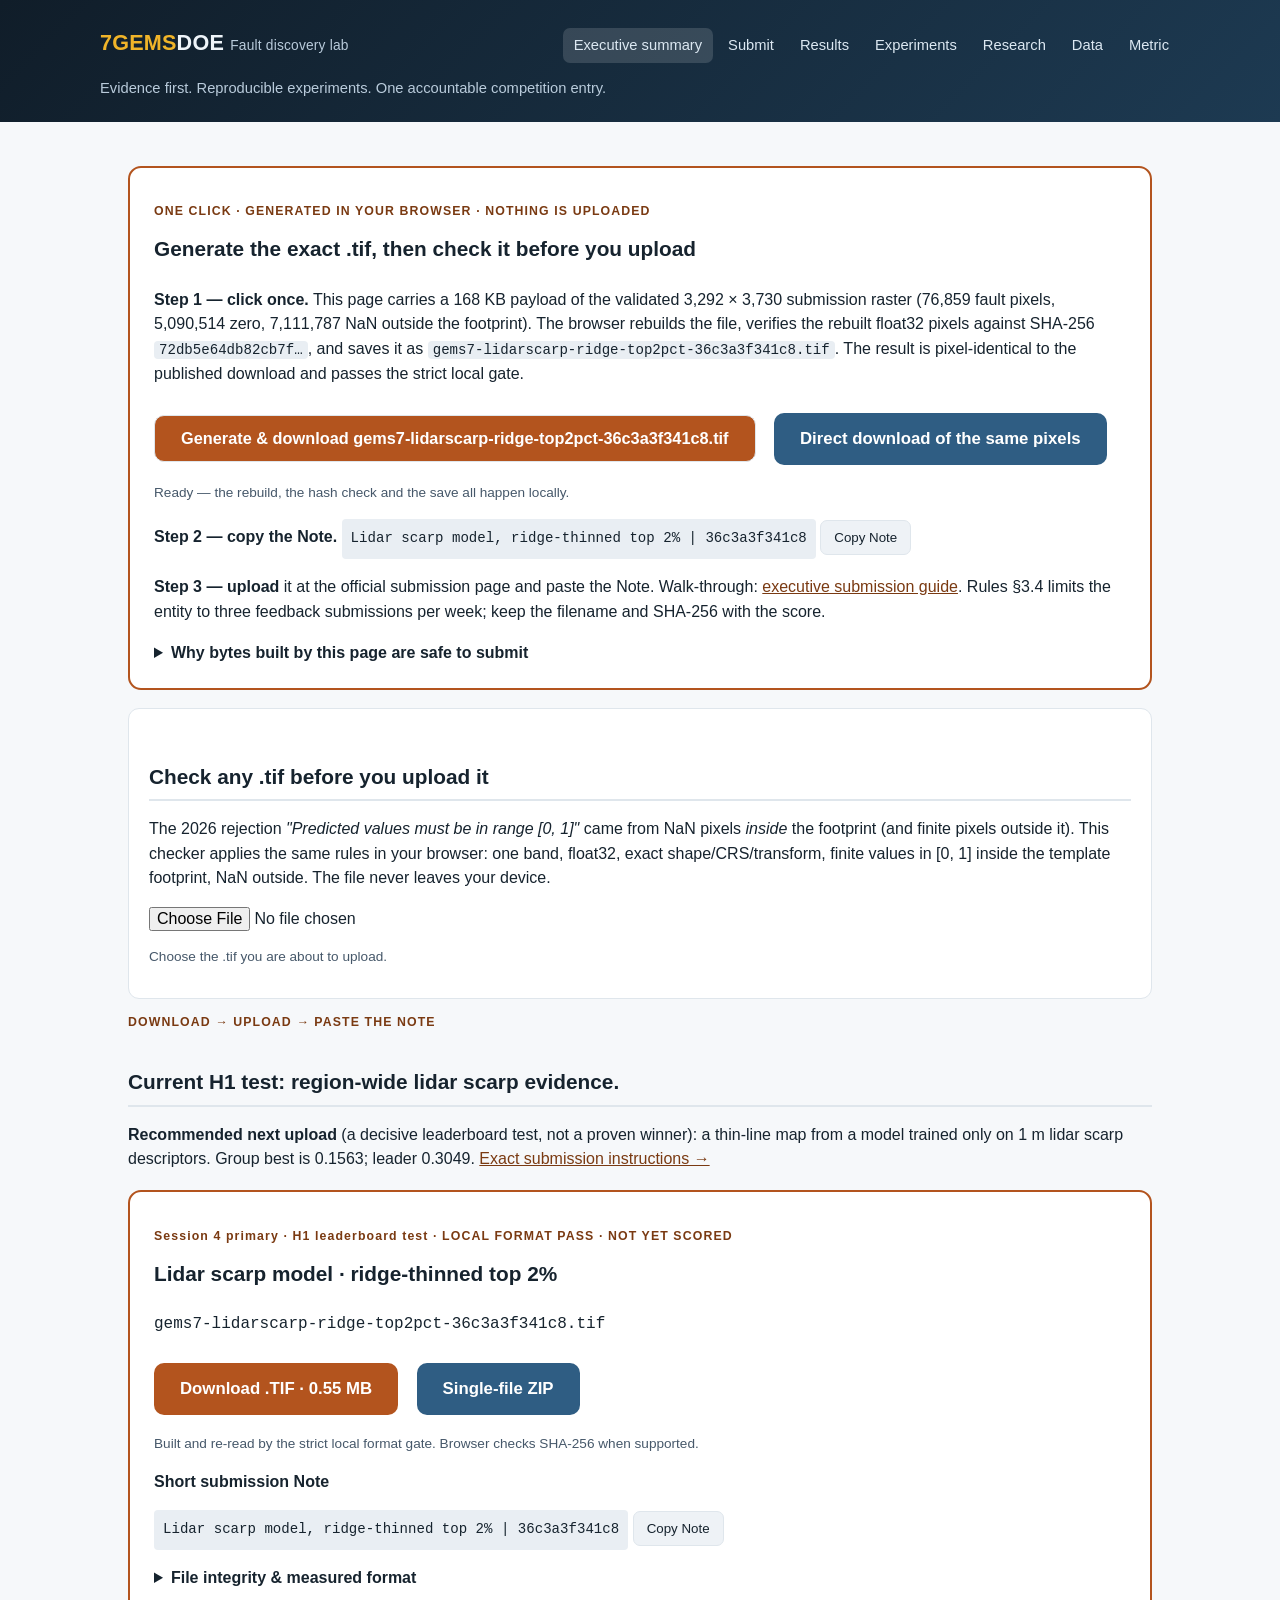
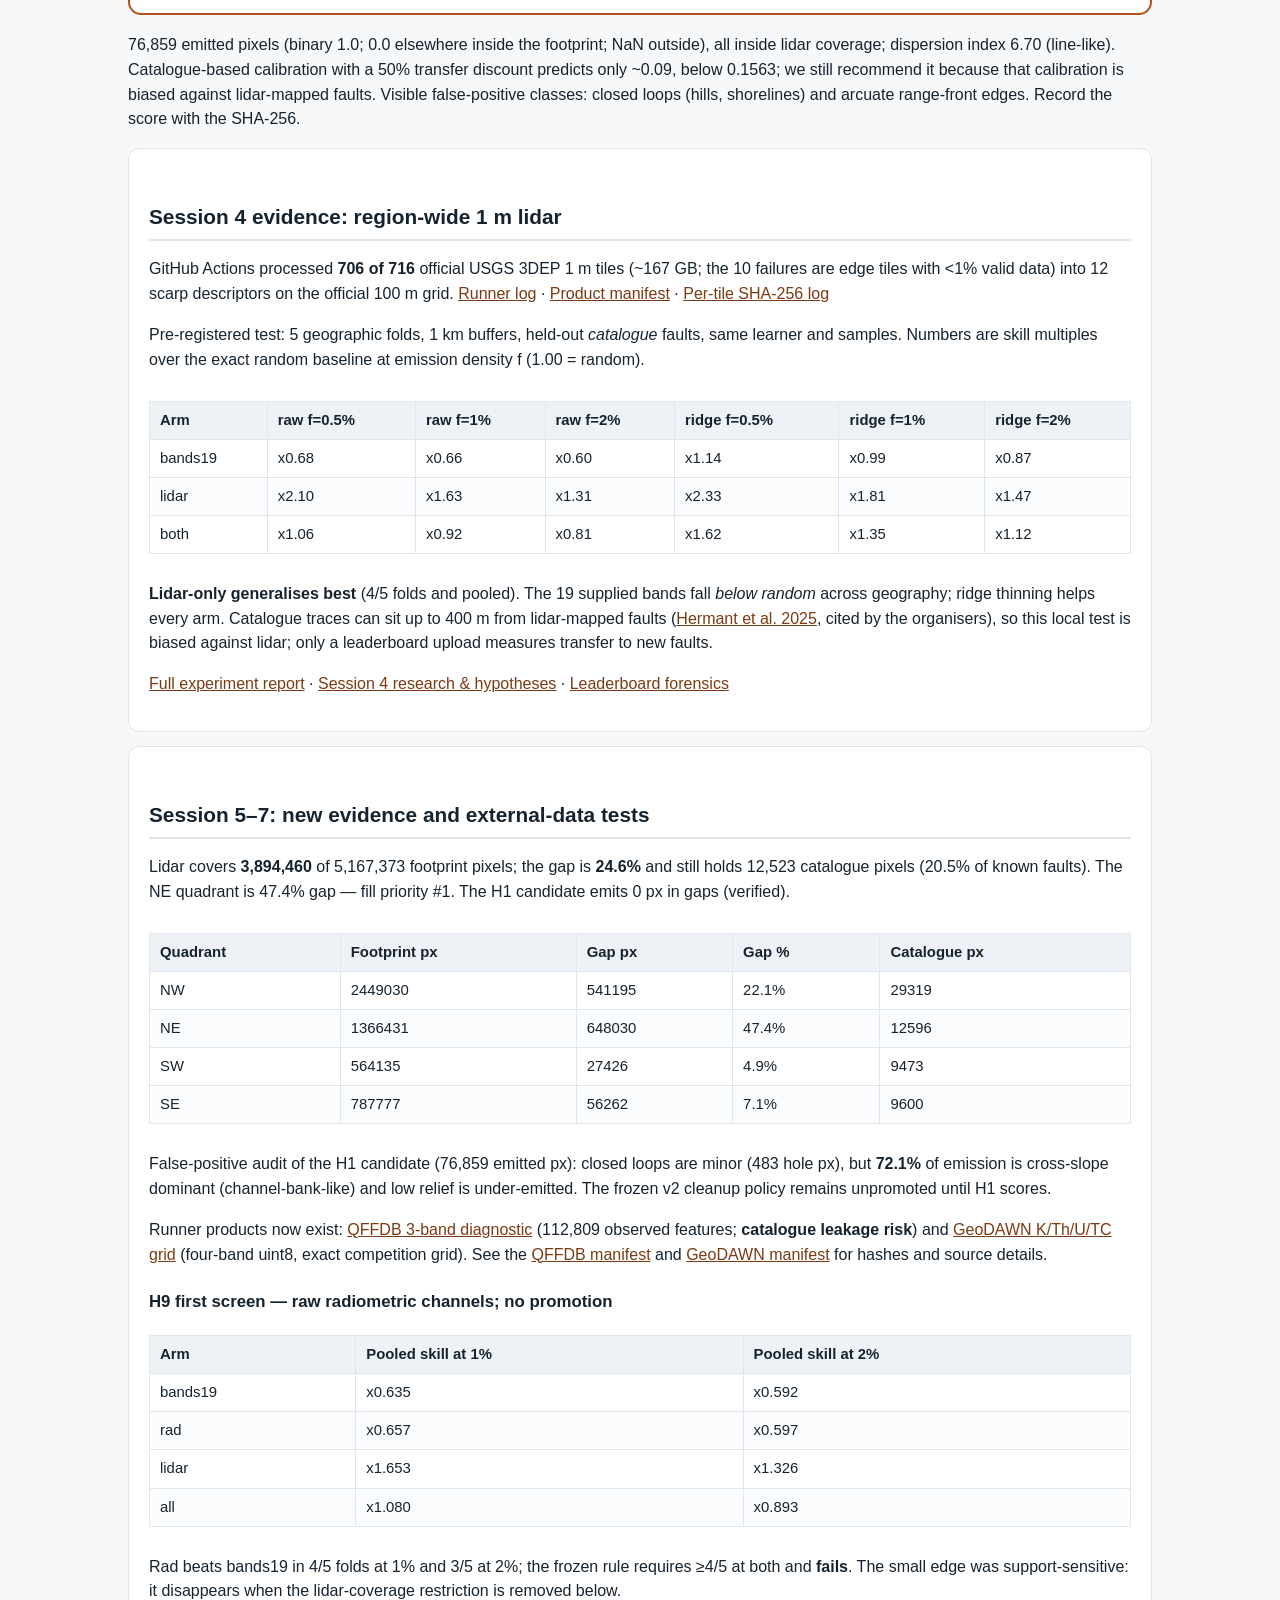
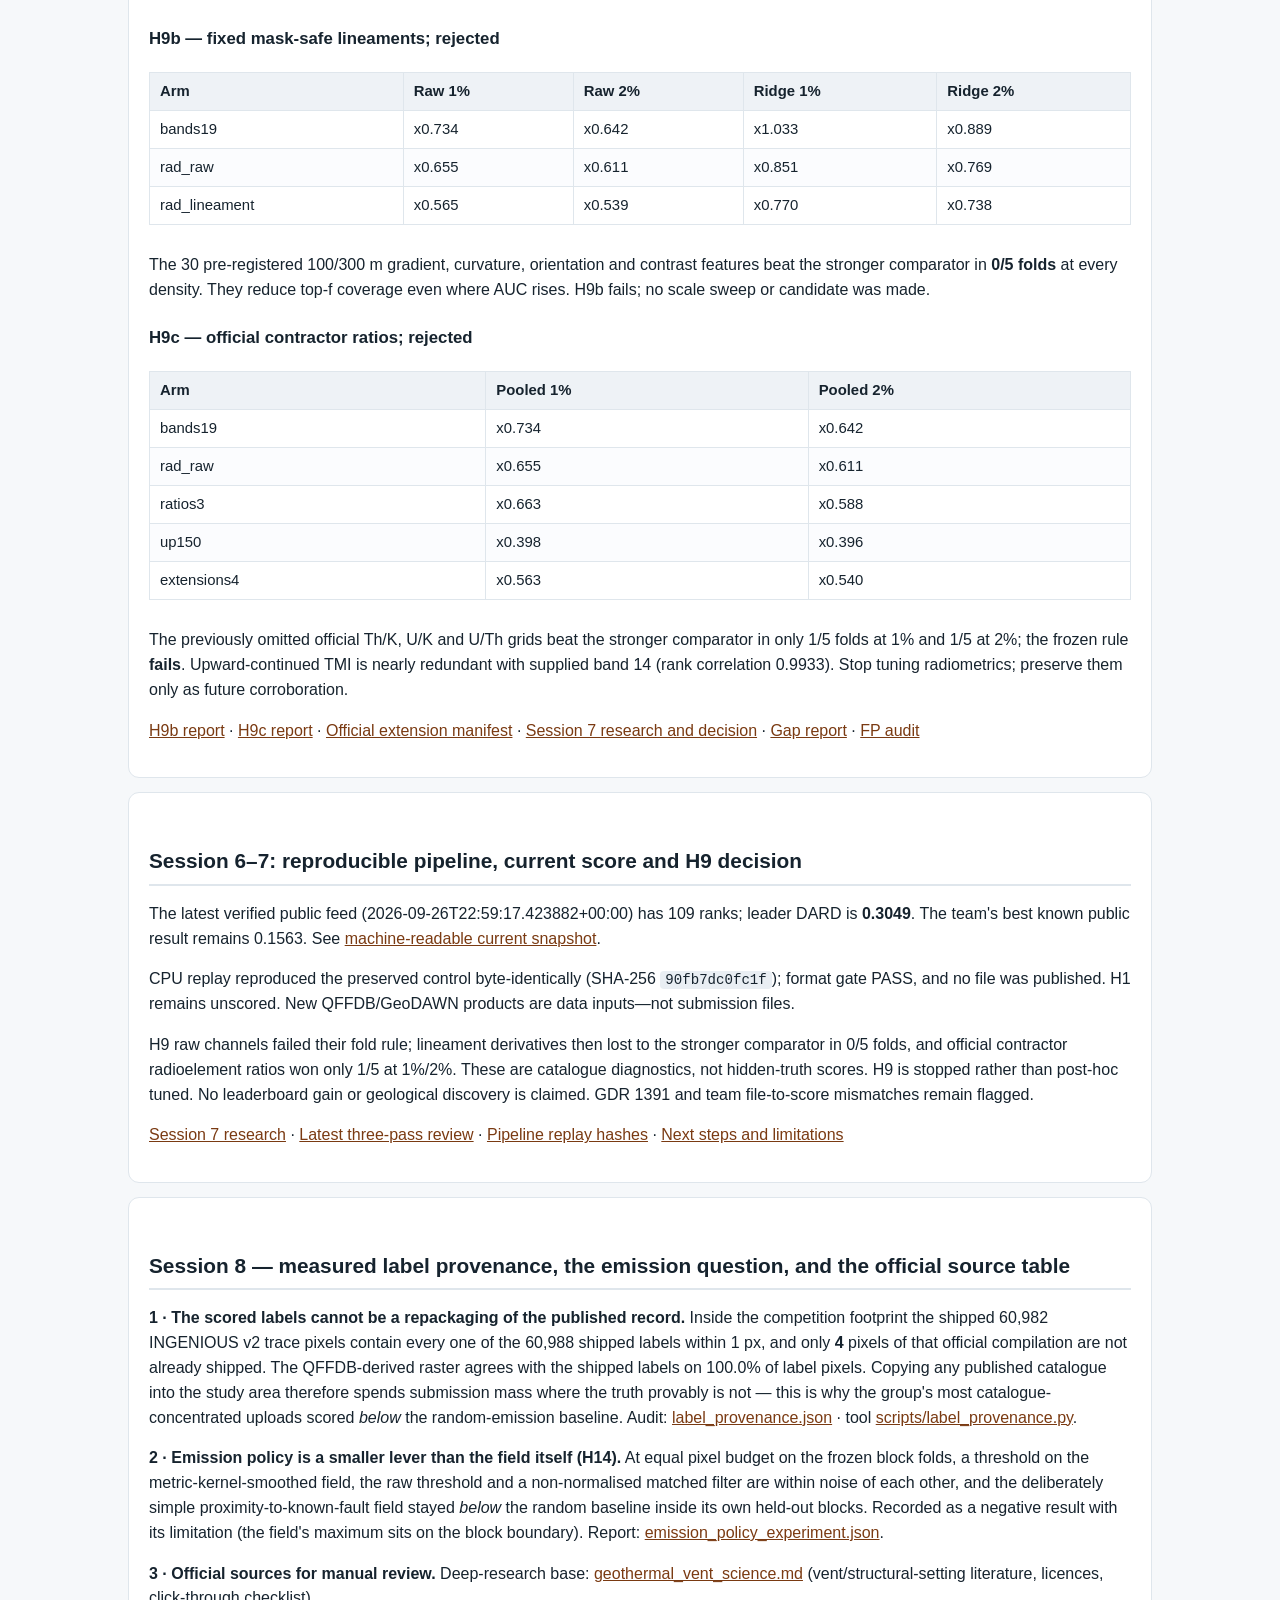
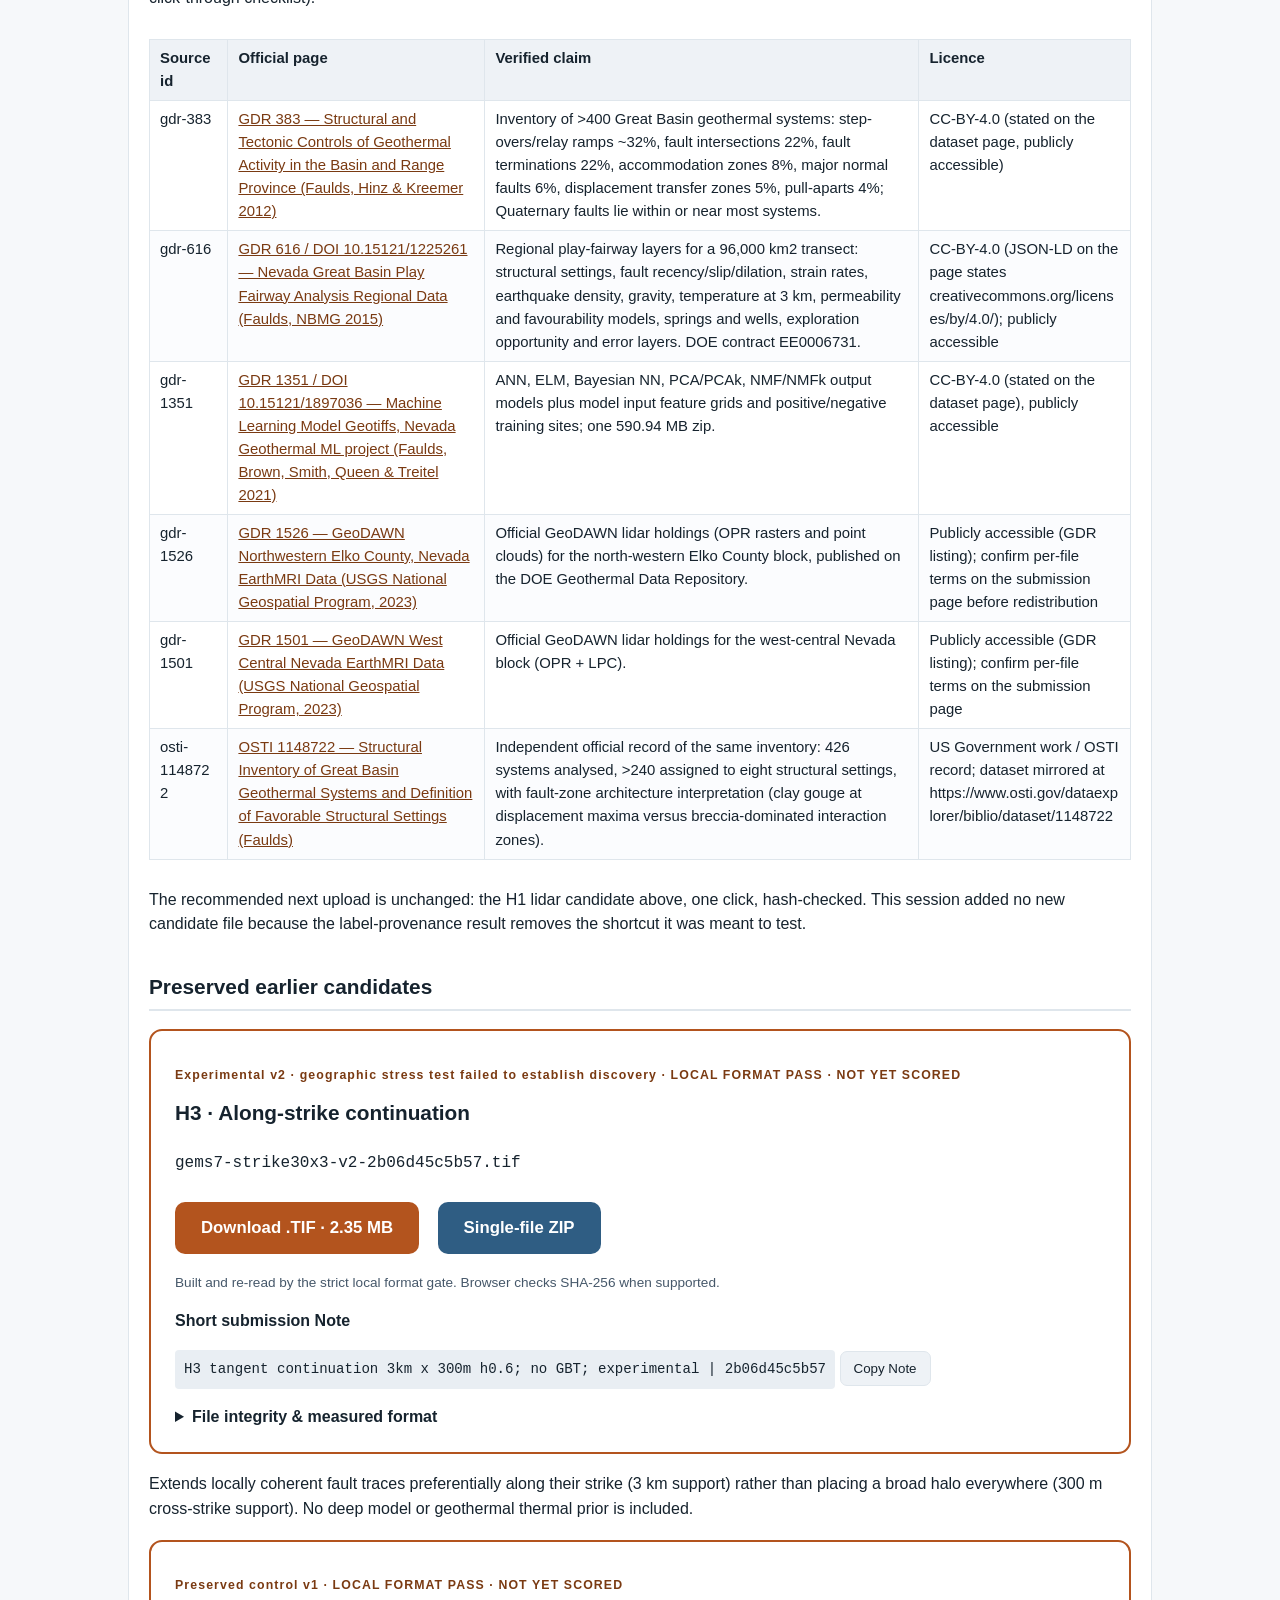
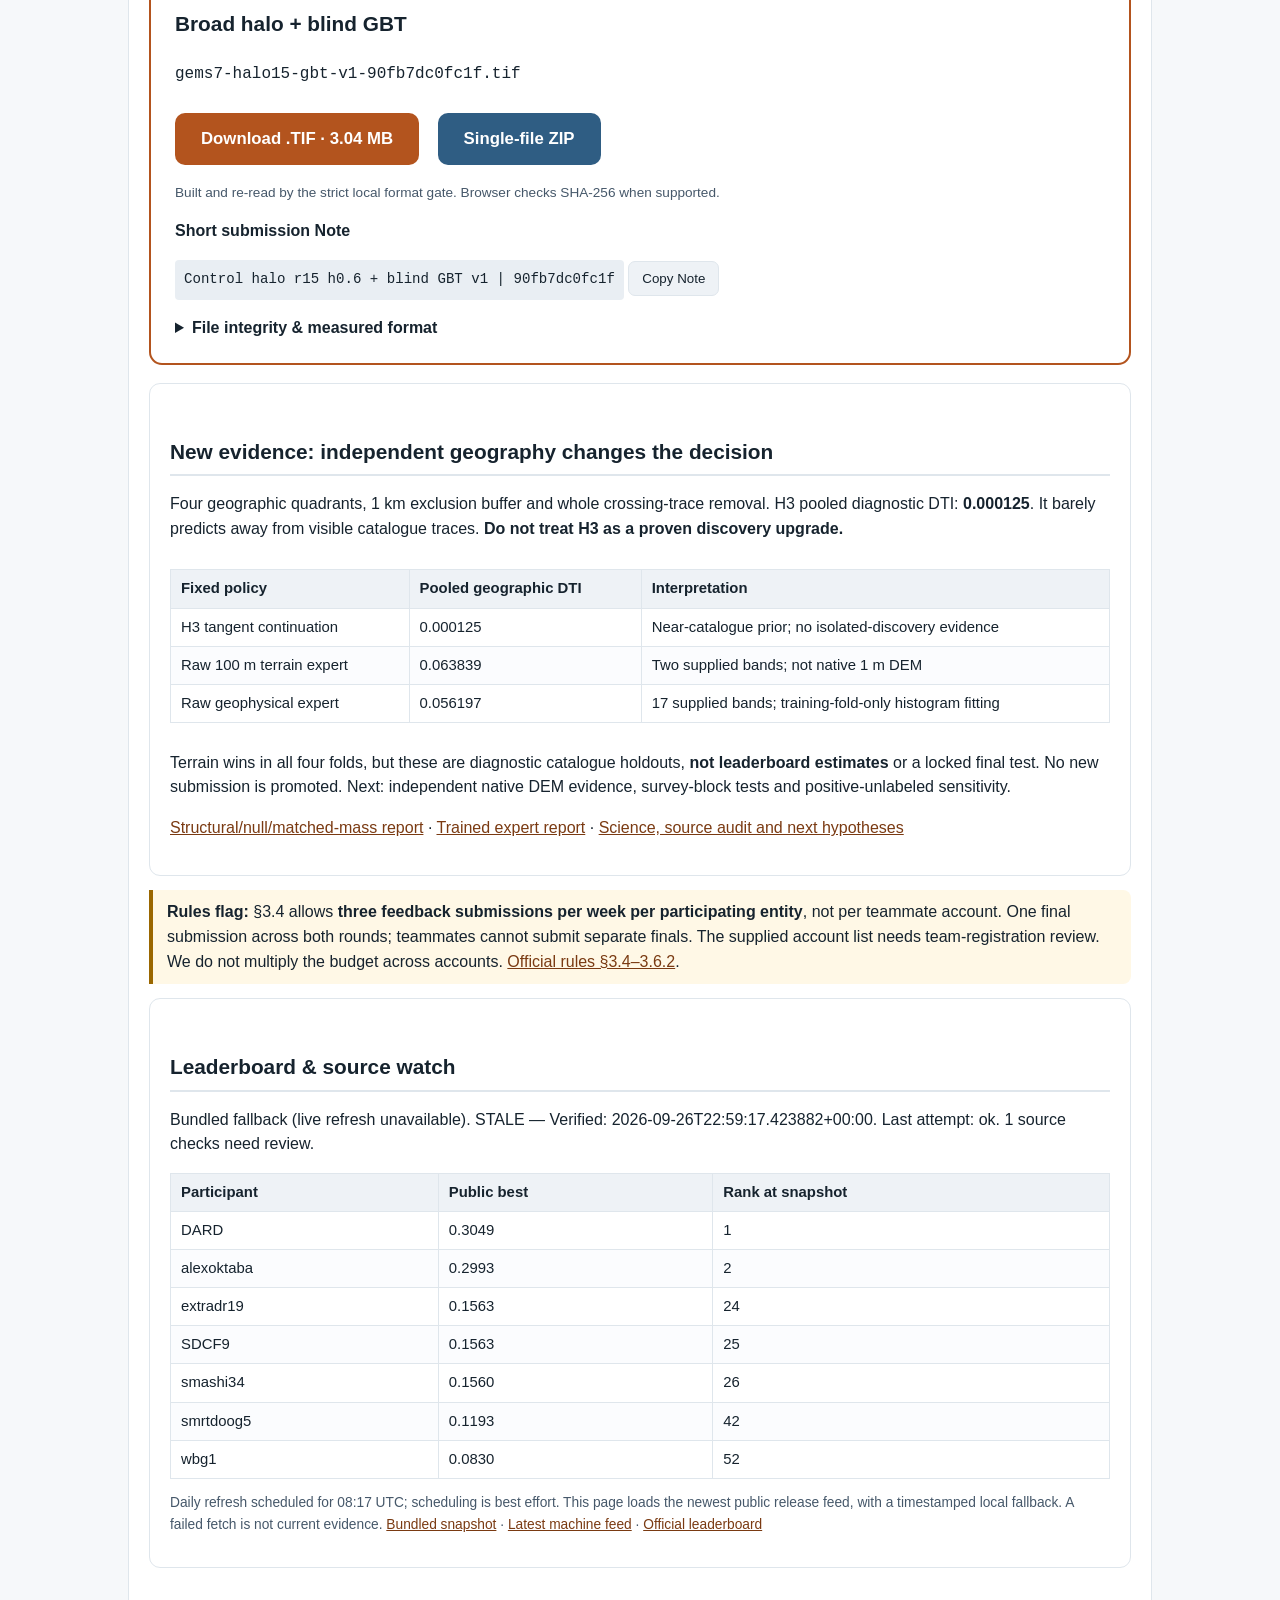
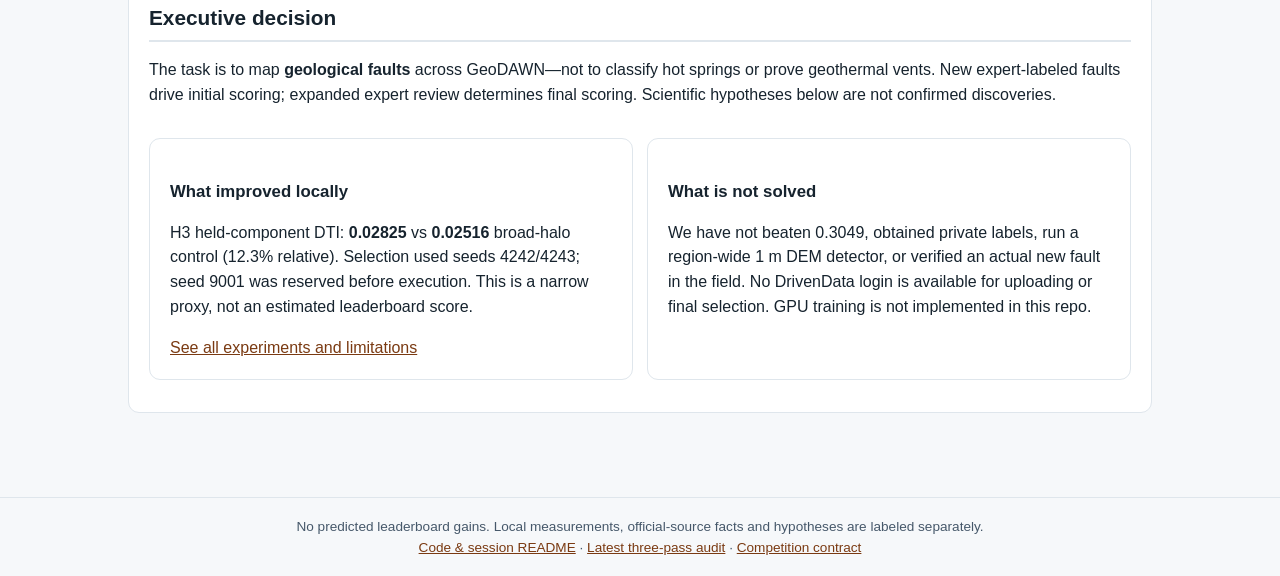
<file: index.html>
<!doctype html>
<html lang="en"><head><meta charset="utf-8"><meta name="viewport" content="width=device-width,initial-scale=1">
<title>Executive summary · 7GEMSDOE</title><link rel="stylesheet" href="assets/style.css"><script src="assets/site.js" defer></script><script src="assets/geotiff_tools.js" defer></script><script src="assets/submission_payload.js" defer></script><script src="assets/submit_ui.js" defer></script></head>
<body><a class="skip" href="#main">Skip to content</a><header class="site"><div class="wrap"><h1><span class="gem">7GEMS</span>DOE <span class="small">Fault discovery lab</span></h1>
<nav class="site" aria-label="Main navigation"><a href="index.html" aria-current=page>Executive summary</a><a href="how-to-submit.html" >Submit</a><a href="results.html" >Results</a><a href="strategy.html" >Experiments</a><a href="research.html" >Research</a><a href="data.html" >Data</a><a href="metric.html" >Metric</a></nav><p class="tag">Evidence first. Reproducible experiments. One accountable competition entry.</p></div></header>
<main id="main"><section class="hero" id="generate">
<p class="eyebrow">ONE CLICK · GENERATED IN YOUR BROWSER · NOTHING IS UPLOADED</p>
<h2 id="generate-title">Generate the exact .tif, then check it before you upload</h2>
<p><strong>Step 1 — click once.</strong> This page carries a 168 KB payload of the validated
3,292 × 3,730 submission raster (76,859 fault pixels,
5,090,514 zero, 7,111,787 NaN outside the footprint). The browser rebuilds the file,
verifies the rebuilt float32 pixels against SHA-256 <code>72db5e64db82cb7f…</code>, and saves it as
<code>gems7-lidarscarp-ridge-top2pct-36c3a3f341c8.tif</code>. The result is pixel-identical to the published download and passes the strict local gate.</p>
<button class="btn" id="generate-tif" type="button">Generate &amp; download gems7-lidarscarp-ridge-top2pct-36c3a3f341c8.tif</button>
<a class="btn secondary" data-verify-download data-sha="36c3a3f341c8306dfb5610f61acfec635a7cb8a3ef6ef00380ca083d2f9745fe" href="downloads/gems7-lidarscarp-ridge-top2pct-36c3a3f341c8.tif" download>Direct download of the same pixels</a>
<p class="download-status" id="generate-status" role="status" aria-live="polite">Ready — the rebuild, the hash check and the save all happen locally.</p>
<p class="small" id="generate-sha" role="status"></p>
<p><strong>Step 2 — copy the Note.</strong> <code class="note-text">Lidar scarp model, ridge-thinned top 2% | 36c3a3f341c8</code> <button class="copy-note" type="button">Copy Note</button></p>
<p><strong>Step 3 — upload</strong> it at the official submission page and paste the Note. Walk-through: <a href="how-to-submit.html">executive submission guide</a>.
Rules §3.4 limits the entity to three feedback submissions per week; keep the filename and SHA-256 with the score.</p>
<details><summary>Why bytes built by this page are safe to submit</summary>
<p>The grid is copied from the official template (EPSG:32611, 100 m, origin
243350/4508550), the raster is single-band float32, values are 1.0 on the emitted lines and 0.0 elsewhere inside the
footprint with NaN outside, and the pixels are hashed before download. Two independent checks back this: <code>node tests/js/roundtrip.mjs</code> re-reads the published artifact
through this page's own reader (including GDAL's floating-point predictor) and <a href="https://github.com/buffedlizard55-lab/7GEMSDOE/blob/main/tests/test_browser_tools.py">tests/test_browser_tools.py</a>
re-validates the generated file with rasterio, the same library the platform uses. A local PASS is still not a server acceptance receipt.</p></details></section>
<section class="card" id="check-file"><h2>Check any .tif before you upload it</h2>
<p>The 2026 rejection <em>"Predicted values must be in range [0, 1]"</em> came from NaN pixels <em>inside</em> the footprint (and finite pixels outside it).
This checker applies the same rules in your browser: one band, float32, exact shape/CRS/transform, finite values in [0, 1] inside the template footprint, NaN outside.
The file never leaves your device.</p>
<input type="file" id="validate-file" accept=".tif,.tiff,.TIF">
<p class="download-status" id="validate-status" role="status" aria-live="polite">Choose the .tif you are about to upload.</p>
<div id="validate-report"></div></section>
<p class="eyebrow">DOWNLOAD → UPLOAD → PASTE THE NOTE</p><h2>Current H1 test: region-wide lidar scarp evidence.</h2>
<p><strong>Recommended next upload</strong> (a decisive leaderboard test, not a proven winner): a thin-line map from a model trained only on 1 m lidar scarp descriptors. Group best is 0.1563; leader 0.3049. <a href="how-to-submit.html">Exact submission instructions →</a></p>
<section class="hero"><p class="eyebrow">Session 4 primary · H1 leaderboard test · LOCAL FORMAT PASS · NOT YET SCORED</p><h2>Lidar scarp model · ridge-thinned top 2%</h2>
<p class="filename">gems7-lidarscarp-ridge-top2pct-36c3a3f341c8.tif</p><a class="btn" data-verify-download data-sha="36c3a3f341c8306dfb5610f61acfec635a7cb8a3ef6ef00380ca083d2f9745fe" href="downloads/gems7-lidarscarp-ridge-top2pct-36c3a3f341c8.tif" download>Download .TIF · 0.55 MB</a>
<a class="btn secondary" href="downloads/gems7-lidarscarp-ridge-top2pct-36c3a3f341c8.zip" download>Single-file ZIP</a>
<p class="download-status" role="status" aria-live="polite">Built and re-read by the strict local format gate. Browser checks SHA-256 when supported.</p>
<p><strong>Short submission Note</strong></p><code class="note-text">Lidar scarp model, ridge-thinned top 2% | 36c3a3f341c8</code> <button class="copy-note" type="button">Copy Note</button>
<details><summary>File integrity & measured format</summary><p>SHA-256 <code>36c3a3f341c8306dfb5610f61acfec635a7cb8a3ef6ef00380ca083d2f9745fe</code></p>
<p>Single-band float32; 3,292 × 3,730; EPSG:32611; 100 m. Finite values [0.00, 1.00] on 5,167,373 pixels; NaN outside template footprint.</p>
<a href="downloads/gems7-lidarscarp-ridge-top2pct-36c3a3f341c8.json">Full reproducibility manifest</a></details></section>
<p>76,859 emitted pixels (binary 1.0; 0.0 elsewhere inside the footprint; NaN outside), all inside lidar coverage; dispersion index 6.70 (line-like). Catalogue-based calibration with a 50% transfer discount predicts only ~0.09, below 0.1563; we still recommend it because that calibration is biased against lidar-mapped faults. Visible false-positive classes: closed loops (hills, shorelines) and arcuate range-front edges. Record the score with the SHA-256.</p>
<section class="card"><h2>Session 4 evidence: region-wide 1 m lidar</h2>
<p>GitHub Actions processed <strong>706 of 716</strong> official USGS 3DEP 1 m tiles (~167 GB; the 10 failures are edge tiles with &lt;1% valid data) into 12 scarp descriptors on the official 100 m grid. <a href="https://github.com/buffedlizard55-lab/7GEMSDOE/actions/runs/36266555805">Runner log</a> · <a href="external/dem/lidar_scarp_features.json">Product manifest</a> · <a href="external/dem/lidar_tile_log.json">Per-tile SHA-256 log</a></p>
<p>Pre-registered test: 5 geographic folds, 1 km buffers, held-out <em>catalogue</em> faults, same learner and samples. Numbers are skill multiples over the exact random baseline at emission density f (1.00 = random).</p>
<div class="table-scroll"><table><thead><tr><th>Arm</th><th>raw f=0.5%</th><th>raw f=1%</th><th>raw f=2%</th><th>ridge f=0.5%</th><th>ridge f=1%</th><th>ridge f=2%</th></tr></thead><tbody><tr><td>bands19</td><td>x0.68</td><td>x0.66</td><td>x0.60</td><td>x1.14</td><td>x0.99</td><td>x0.87</td></tr><tr><td>lidar</td><td>x2.10</td><td>x1.63</td><td>x1.31</td><td>x2.33</td><td>x1.81</td><td>x1.47</td></tr><tr><td>both</td><td>x1.06</td><td>x0.92</td><td>x0.81</td><td>x1.62</td><td>x1.35</td><td>x1.12</td></tr></tbody></table></div>
<p><strong>Lidar-only generalises best</strong> (4/5 folds and pooled). The 19 supplied bands fall <em>below random</em> across geography; ridge thinning helps every arm. Catalogue traces can sit up to 400 m from lidar-mapped faults (<a href="https://pangea.stanford.edu/ERE/db/GeoConf/papers/SGW/2025/Hermant.pdf">Hermant et al. 2025</a>, cited by the organisers), so this local test is biased against lidar; only a leaderboard upload measures transfer to new faults.</p>
<p><a href="knowledge/session4/lidar_experiment.json">Full experiment report</a> · <a href="knowledge/session4/research.md">Session 4 research &amp; hypotheses</a> · <a href="knowledge/session4/review.md">Leaderboard forensics</a></p></section>
<section class="card"><h2>Session 5–7: new evidence and external-data tests</h2>
<p>Lidar covers <strong>3,894,460</strong> of 5,167,373 footprint pixels; the gap is <strong>24.6%</strong> and still holds 12,523 catalogue pixels (20.5% of known faults). The NE quadrant is 47.4% gap — fill priority #1. The H1 candidate emits 0 px in gaps (verified).</p>
<div class="table-scroll"><table><thead><tr><th>Quadrant</th><th>Footprint px</th><th>Gap px</th><th>Gap %</th><th>Catalogue px</th></tr></thead><tbody><tr><td>NW</td><td>2449030</td><td>541195</td><td>22.1%</td><td>29319</td></tr><tr><td>NE</td><td>1366431</td><td>648030</td><td>47.4%</td><td>12596</td></tr><tr><td>SW</td><td>564135</td><td>27426</td><td>4.9%</td><td>9473</td></tr><tr><td>SE</td><td>787777</td><td>56262</td><td>7.1%</td><td>9600</td></tr></tbody></table></div>
<p>False-positive audit of the H1 candidate (76,859 emitted px): closed loops are minor (483 hole px), but <strong>72.1%</strong> of emission is cross-slope dominant (channel-bank-like) and low relief is under-emitted. The frozen v2 cleanup policy remains unpromoted until H1 scores.</p>
<p>Runner products now exist: <a href="external/qfaults/qfaults_prior_u8.tif">QFFDB 3-band diagnostic</a> (112,809 observed features; <strong>catalogue leakage risk</strong>) and <a href="external/geodawn_rad/geodawn_rad_u8.tif">GeoDAWN K/Th/U/TC grid</a> (four-band uint8, exact competition grid). See the <a href="external/qfaults/qfaults_prior.json">QFFDB manifest</a> and <a href="external/geodawn_rad/geodawn_rad.json">GeoDAWN manifest</a> for hashes and source details.</p>
<h3>H9 first screen — raw radiometric channels; no promotion</h3>
<div class="table-scroll"><table><thead><tr><th>Arm</th><th>Pooled skill at 1%</th><th>Pooled skill at 2%</th></tr></thead><tbody><tr><td>bands19</td><td>x0.635</td><td>x0.592</td></tr><tr><td>rad</td><td>x0.657</td><td>x0.597</td></tr><tr><td>lidar</td><td>x1.653</td><td>x1.326</td></tr><tr><td>all</td><td>x1.080</td><td>x0.893</td></tr></tbody></table></div>
<p>Rad beats bands19 in 4/5 folds at 1% and 3/5 at 2%; the frozen rule requires ≥4/5 at both and <strong>fails</strong>. The small edge was support-sensitive: it disappears when the lidar-coverage restriction is removed below.</p>
<h3>H9b — fixed mask-safe lineaments; rejected</h3>
<div class="table-scroll"><table><thead><tr><th>Arm</th><th>Raw 1%</th><th>Raw 2%</th><th>Ridge 1%</th><th>Ridge 2%</th></tr></thead><tbody><tr><td>bands19</td><td>x0.734</td><td>x0.642</td><td>x1.033</td><td>x0.889</td></tr><tr><td>rad_raw</td><td>x0.655</td><td>x0.611</td><td>x0.851</td><td>x0.769</td></tr><tr><td>rad_lineament</td><td>x0.565</td><td>x0.539</td><td>x0.770</td><td>x0.738</td></tr></tbody></table></div>
<p>The 30 pre-registered 100/300 m gradient, curvature, orientation and contrast features beat the stronger comparator in <strong>0/5 folds</strong> at every density. They reduce top-f coverage even where AUC rises. H9b fails; no scale sweep or candidate was made.</p>
<h3>H9c — official contractor ratios; rejected</h3>
<div class="table-scroll"><table><thead><tr><th>Arm</th><th>Pooled 1%</th><th>Pooled 2%</th></tr></thead><tbody><tr><td>bands19</td><td>x0.734</td><td>x0.642</td></tr><tr><td>rad_raw</td><td>x0.655</td><td>x0.611</td></tr><tr><td>ratios3</td><td>x0.663</td><td>x0.588</td></tr><tr><td>up150</td><td>x0.398</td><td>x0.396</td></tr><tr><td>extensions4</td><td>x0.563</td><td>x0.540</td></tr></tbody></table></div>
<p>The previously omitted official Th/K, U/K and U/Th grids beat the stronger comparator in only 1/5 folds at 1% and 1/5 at 2%; the frozen rule <strong>fails</strong>. Upward-continued TMI is nearly redundant with supplied band 14 (rank correlation 0.9933). Stop tuning radiometrics; preserve them only as future corroboration.</p>
<p><a href="knowledge/session7/radiometric_lineament_experiment.json">H9b report</a> · <a href="knowledge/session7/geodawn_extension_experiment.json">H9c report</a> · <a href="external/geodawn_extensions/geodawn_extensions.json">Official extension manifest</a> · <a href="knowledge/session7/research.md">Session 7 research and decision</a> · <a href="knowledge/session5/lidar_gaps.json">Gap report</a> · <a href="knowledge/session5/lidar_fp_audit.json">FP audit</a></p></section>
<section class="card"><h2>Session 6–7: reproducible pipeline, current score and H9 decision</h2>
<p>The latest verified public feed (2026-09-26T22:59:17.423882+00:00) has 109 ranks; leader DARD is <strong>0.3049</strong>. The team's best known public result remains 0.1563. See <a href="knowledge/feed.json">machine-readable current snapshot</a>.</p>
<p>CPU replay reproduced the preserved control byte-identically (SHA-256 <code>90fb7dc0fc1f</code>); format gate PASS, and no file was published. H1 remains unscored. New QFFDB/GeoDAWN products are data inputs—not submission files.</p>
<p>H9 raw channels failed their fold rule; lineament derivatives then lost to the stronger comparator in 0/5 folds, and official contractor radioelement ratios won only 1/5 at 1%/2%. These are catalogue diagnostics, not hidden-truth scores. H9 is stopped rather than post-hoc tuned. No leaderboard gain or geological discovery is claimed. GDR 1391 and team file-to-score mismatches remain flagged.</p>
<p><a href="knowledge/session7/research.md">Session 7 research</a> · <a href="knowledge/session7/review.md">Latest three-pass review</a> · <a href="knowledge/session6/local_verification.json">Pipeline replay hashes</a> · <a href="knowledge/session7/next_session.md">Next steps and limitations</a></p></section>
<section class="card" id="session8"><h2>Session 8 — measured label provenance, the emission question, and the official source table</h2>
<p><strong>1 · The scored labels cannot be a repackaging of the published record.</strong> Inside the competition footprint the shipped
60,982 INGENIOUS v2 trace pixels contain every one of the 60,988 shipped labels within 1 px, and only
<strong>4</strong> pixels of that official compilation are not already shipped. The QFFDB-derived raster agrees with the shipped labels on
100.0% of label pixels. Copying any published catalogue into the study area therefore spends submission mass where the truth
provably is not — this is why the group's most catalogue-concentrated uploads scored <em>below</em> the random-emission baseline. Audit:
<a href="knowledge/session8/label_provenance.json">label_provenance.json</a> · tool <a href="scripts/label_provenance.py">scripts/label_provenance.py</a>.</p>
<p><strong>2 · Emission policy is a smaller lever than the field itself (H14).</strong> At equal pixel budget on the frozen block folds, a threshold on the
metric-kernel-smoothed field, the raw threshold and a non-normalised matched filter are within noise of each other, and the deliberately simple proximity-to-known-fault
field stayed <em>below</em> the random baseline inside its own held-out blocks. Recorded as a negative result with its limitation (the field's maximum sits on the block
boundary). Report: <a href="knowledge/session8/emission_policy_experiment.json">emission_policy_experiment.json</a>.</p>
<p><strong>3 · Official sources for manual review.</strong> Deep-research base: <a href="knowledge/session8/geothermal_vent_science.md">geothermal_vent_science.md</a> (vent/structural-setting literature, licences, click-through checklist).</p>
<div class="table-scroll"><table><thead><tr><th>Source id</th><th>Official page</th><th>Verified claim</th><th>Licence</th></tr></thead><tbody><tr><td>gdr-383</td><td><a href="https://gdr.openei.org/submissions/383">GDR 383 — Structural and Tectonic Controls of Geothermal Activity in the Basin and Range Province (Faulds, Hinz &amp; Kreemer 2012)</a></td><td>Inventory of &gt;400 Great Basin geothermal systems: step-overs/relay ramps ~32%, fault intersections 22%, fault terminations 22%, accommodation zones 8%, major normal faults 6%, displacement transfer zones 5%, pull-aparts 4%; Quaternary faults lie within or near most systems.</td><td>CC-BY-4.0 (stated on the dataset page, publicly accessible)</td></tr><tr><td>gdr-616</td><td><a href="https://gdr.openei.org/submissions/616">GDR 616 / DOI 10.15121/1225261 — Nevada Great Basin Play Fairway Analysis Regional Data (Faulds, NBMG 2015)</a></td><td>Regional play-fairway layers for a 96,000 km2 transect: structural settings, fault recency/slip/dilation, strain rates, earthquake density, gravity, temperature at 3 km, permeability and favourability models, springs and wells, exploration opportunity and error layers. DOE contract EE0006731.</td><td>CC-BY-4.0 (JSON-LD on the page states creativecommons.org/licenses/by/4.0/); publicly accessible</td></tr><tr><td>gdr-1351</td><td><a href="https://gdr.openei.org/submissions/1351">GDR 1351 / DOI 10.15121/1897036 — Machine Learning Model Geotiffs, Nevada Geothermal ML project (Faulds, Brown, Smith, Queen &amp; Treitel 2021)</a></td><td>ANN, ELM, Bayesian NN, PCA/PCAk, NMF/NMFk output models plus model input feature grids and positive/negative training sites; one 590.94 MB zip.</td><td>CC-BY-4.0 (stated on the dataset page), publicly accessible</td></tr><tr><td>gdr-1526</td><td><a href="https://gdr.openei.org/submissions/1526">GDR 1526 — GeoDAWN Northwestern Elko County, Nevada EarthMRI Data (USGS National Geospatial Program, 2023)</a></td><td>Official GeoDAWN lidar holdings (OPR rasters and point clouds) for the north-western Elko County block, published on the DOE Geothermal Data Repository.</td><td>Publicly accessible (GDR listing); confirm per-file terms on the submission page before redistribution</td></tr><tr><td>gdr-1501</td><td><a href="https://gdr.openei.org/submissions/1501">GDR 1501 — GeoDAWN West Central Nevada EarthMRI Data (USGS National Geospatial Program, 2023)</a></td><td>Official GeoDAWN lidar holdings for the west-central Nevada block (OPR + LPC).</td><td>Publicly accessible (GDR listing); confirm per-file terms on the submission page</td></tr><tr><td>osti-1148722</td><td><a href="https://www.osti.gov/biblio/1148722">OSTI 1148722 — Structural Inventory of Great Basin Geothermal Systems and Definition of Favorable Structural Settings (Faulds)</a></td><td>Independent official record of the same inventory: 426 systems analysed, &gt;240 assigned to eight structural settings, with fault-zone architecture interpretation (clay gouge at displacement maxima versus breccia-dominated interaction zones).</td><td>US Government work / OSTI record; dataset mirrored at https://www.osti.gov/dataexplorer/biblio/dataset/1148722</td></tr></tbody></table></div>
<p>The recommended next upload is unchanged: the H1 lidar candidate above, one click, hash-checked. This session added no new candidate file because the
label-provenance result removes the shortcut it was meant to test.</p>
<h2>Preserved earlier candidates</h2>
<section class="hero"><p class="eyebrow">Experimental v2 · geographic stress test failed to establish discovery · LOCAL FORMAT PASS · NOT YET SCORED</p><h2>H3 · Along-strike continuation</h2>
<p class="filename">gems7-strike30x3-v2-2b06d45c5b57.tif</p><a class="btn" data-verify-download data-sha="2b06d45c5b5726be60ed7f953accda58919999a99b442bb87410377e0c4c034a" href="downloads/gems7-strike30x3-v2-2b06d45c5b57.tif" download>Download .TIF · 2.35 MB</a>
<a class="btn secondary" href="downloads/gems7-strike30x3-v2-2b06d45c5b57.zip" download>Single-file ZIP</a>
<p class="download-status" role="status" aria-live="polite">Built and re-read by the strict local format gate. Browser checks SHA-256 when supported.</p>
<p><strong>Short submission Note</strong></p><code class="note-text">H3 tangent continuation 3km x 300m h0.6; no GBT; experimental | 2b06d45c5b57</code> <button class="copy-note" type="button">Copy Note</button>
<details><summary>File integrity & measured format</summary><p>SHA-256 <code>2b06d45c5b5726be60ed7f953accda58919999a99b442bb87410377e0c4c034a</code></p>
<p>Single-band float32; 3,292 × 3,730; EPSG:32611; 100 m. Finite values [0.00, 0.95] on 5,167,373 pixels; NaN outside template footprint.</p>
<a href="downloads/gems7-strike30x3-v2-2b06d45c5b57.json">Full reproducibility manifest</a></details></section>
<p>Extends locally coherent fault traces preferentially along their strike (3 km support) rather than placing a broad halo everywhere (300 m cross-strike support). No deep model or geothermal thermal prior is included.</p>
<section class="hero"><p class="eyebrow">Preserved control v1 · LOCAL FORMAT PASS · NOT YET SCORED</p><h2>Broad halo + blind GBT</h2>
<p class="filename">gems7-halo15-gbt-v1-90fb7dc0fc1f.tif</p><a class="btn" data-verify-download data-sha="90fb7dc0fc1f6e7d3dbb20927417c6af7d110ca41167329d792c75c145f75b6a" href="downloads/gems7-halo15-gbt-v1-90fb7dc0fc1f.tif" download>Download .TIF · 3.04 MB</a>
<a class="btn secondary" href="downloads/gems7-halo15-gbt-v1-90fb7dc0fc1f.zip" download>Single-file ZIP</a>
<p class="download-status" role="status" aria-live="polite">Built and re-read by the strict local format gate. Browser checks SHA-256 when supported.</p>
<p><strong>Short submission Note</strong></p><code class="note-text">Control halo r15 h0.6 + blind GBT v1 | 90fb7dc0fc1f</code> <button class="copy-note" type="button">Copy Note</button>
<details><summary>File integrity & measured format</summary><p>SHA-256 <code>90fb7dc0fc1f6e7d3dbb20927417c6af7d110ca41167329d792c75c145f75b6a</code></p>
<p>Single-band float32; 3,292 × 3,730; EPSG:32611; 100 m. Finite values [0.00, 0.95] on 5,167,373 pixels; NaN outside template footprint.</p>
<a href="downloads/gems7-halo15-gbt-v1-90fb7dc0fc1f.json">Full reproducibility manifest</a></details></section>
<section class="card"><h2>New evidence: independent geography changes the decision</h2>
<p>Four geographic quadrants, 1 km exclusion buffer and whole crossing-trace removal. H3 pooled diagnostic DTI: <strong>0.000125</strong>.
It barely predicts away from visible catalogue traces. <strong>Do not treat H3 as a proven discovery upgrade.</strong></p>
<div class="table-scroll"><table><thead><tr><th>Fixed policy</th><th>Pooled geographic DTI</th><th>Interpretation</th></tr></thead><tbody><tr><td>H3 tangent continuation</td><td>0.000125</td><td>Near-catalogue prior; no isolated-discovery evidence</td></tr><tr><td>Raw 100 m terrain expert</td><td>0.063839</td><td>Two supplied bands; not native 1 m DEM</td></tr><tr><td>Raw geophysical expert</td><td>0.056197</td><td>17 supplied bands; training-fold-only histogram fitting</td></tr></tbody></table></div>
<p>Terrain wins in all four folds, but these are diagnostic catalogue holdouts, <strong>not leaderboard estimates</strong> or a locked final test. No new submission is promoted. Next: independent native DEM evidence, survey-block tests and positive-unlabeled sensitivity.</p>
<p><a href="knowledge/session3/spatial_experiment.json">Structural/null/matched-mass report</a> · <a href="knowledge/session3/expert_experiment.json">Trained expert report</a> · <a href="knowledge/session3/research.md">Science, source audit and next hypotheses</a></p></section><aside class="note"><strong>Rules flag:</strong> §3.4 allows <strong>three feedback submissions per week per participating entity</strong>, not per teammate account. One final submission across both rounds; teammates cannot submit separate finals.
The supplied account list needs team-registration review. We do not multiply the budget across accounts. <a href="https://docs.nlr.gov/docs/fy26osti/96647.pdf">Official rules §3.4–3.6.2</a>.</aside><section class="card" id="feed"><h2>Leaderboard & source watch</h2>
<p id="feed-status" role="status">Snapshot: 2026-09-26T22:59:17.423882+00:00. Last refresh: ok.</p>
<div id="feed-rows"><div class="table-scroll"><table><thead><tr><th>Participant</th><th>Public best</th><th>Rank at snapshot</th></tr></thead><tbody><tr><td>DARD</td><td>0.3049</td><td>1</td></tr><tr><td>extradr19</td><td>0.1563</td><td>24</td></tr><tr><td>SDCF9</td><td>0.1563</td><td>25</td></tr><tr><td>smashi34</td><td>0.1560</td><td>26</td></tr><tr><td>smrtdoog5</td><td>0.1193</td><td>42</td></tr><tr><td>wbg1</td><td>0.0830</td><td>52</td></tr></tbody></table></div></div>
<p class="small">Daily refresh scheduled for 08:17 UTC; scheduling is best effort. This page loads the newest public release feed, with a timestamped local fallback. A failed fetch is not current evidence.
<a href="knowledge/feed.json">Bundled snapshot</a> · <a href="https://github.com/buffedlizard55-lab/7GEMSDOE/releases/tag/research-feed">Latest machine feed</a> · <a href="https://www.drivendata.org/competitions/306/competition-doe-gems/leaderboard/">Official leaderboard</a></p></section><h2>Executive decision</h2><p>The task is to map <strong>geological faults</strong> across GeoDAWN—not to classify hot springs or prove geothermal vents. New expert-labeled faults drive initial scoring; expanded expert review determines final scoring. Scientific hypotheses below are not confirmed discoveries.</p><div class="grid2"><section class="card"><h3>What improved locally</h3>
<p>H3 held-component DTI: <strong>0.02825</strong> vs <strong>0.02516</strong> broad-halo control (12.3% relative).
Selection used seeds 4242/4243; seed 9001 was reserved before execution. This is a narrow proxy, not an estimated leaderboard score.</p><a href="strategy.html">See all experiments and limitations</a></section>
<section class="card"><h3>What is not solved</h3><p>We have not beaten 0.3049, obtained private labels, run a region-wide 1 m DEM detector, or verified an actual new fault in the field.
No DrivenData login is available for uploading or final selection. GPU training is not implemented in this repo.</p></section></div></main><footer class="site">No predicted leaderboard gains. Local measurements, official-source facts and hypotheses are labeled separately.<br>
<a href="https://github.com/buffedlizard55-lab/7GEMSDOE">Code &amp; session README</a> · <a href="knowledge/session7/review.md">Latest three-pass audit</a> · <a href="https://www.drivendata.org/competitions/306/competition-doe-gems/page/967/">Competition contract</a></footer></body></html>
</file>
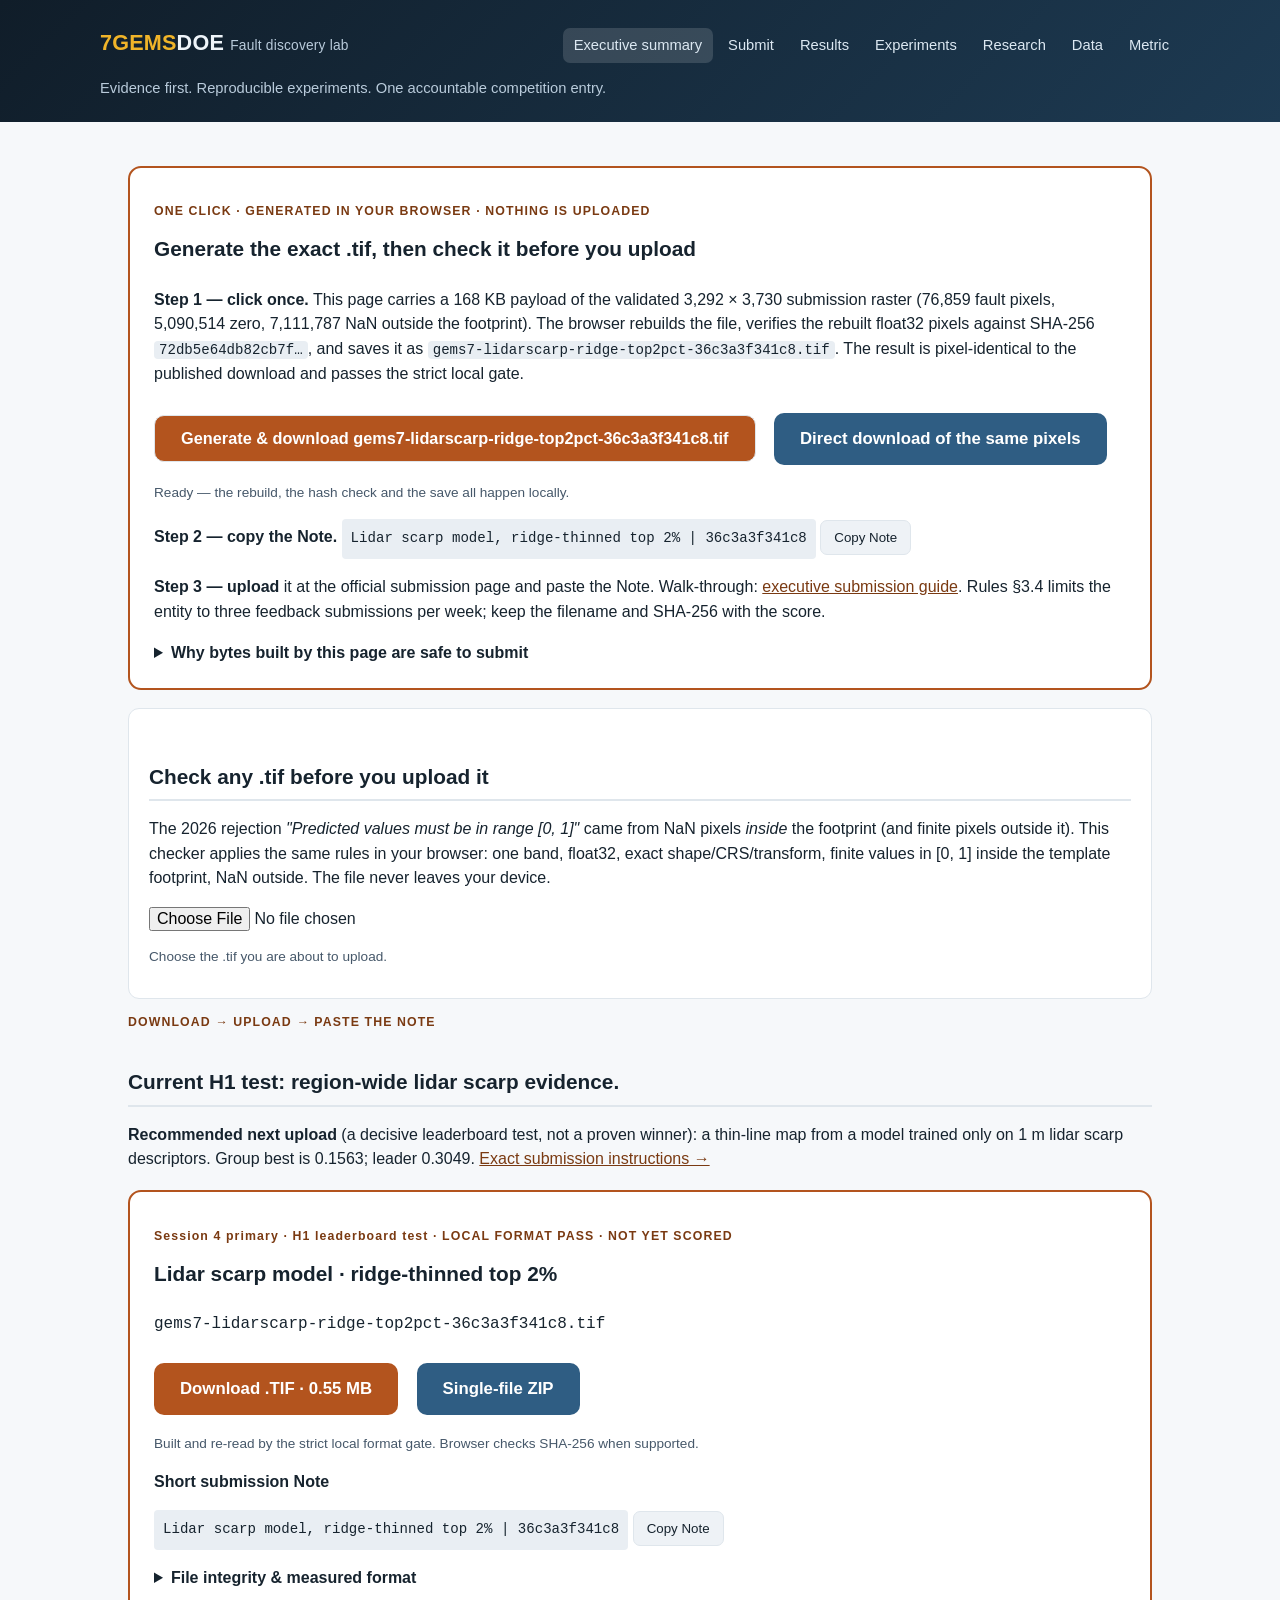
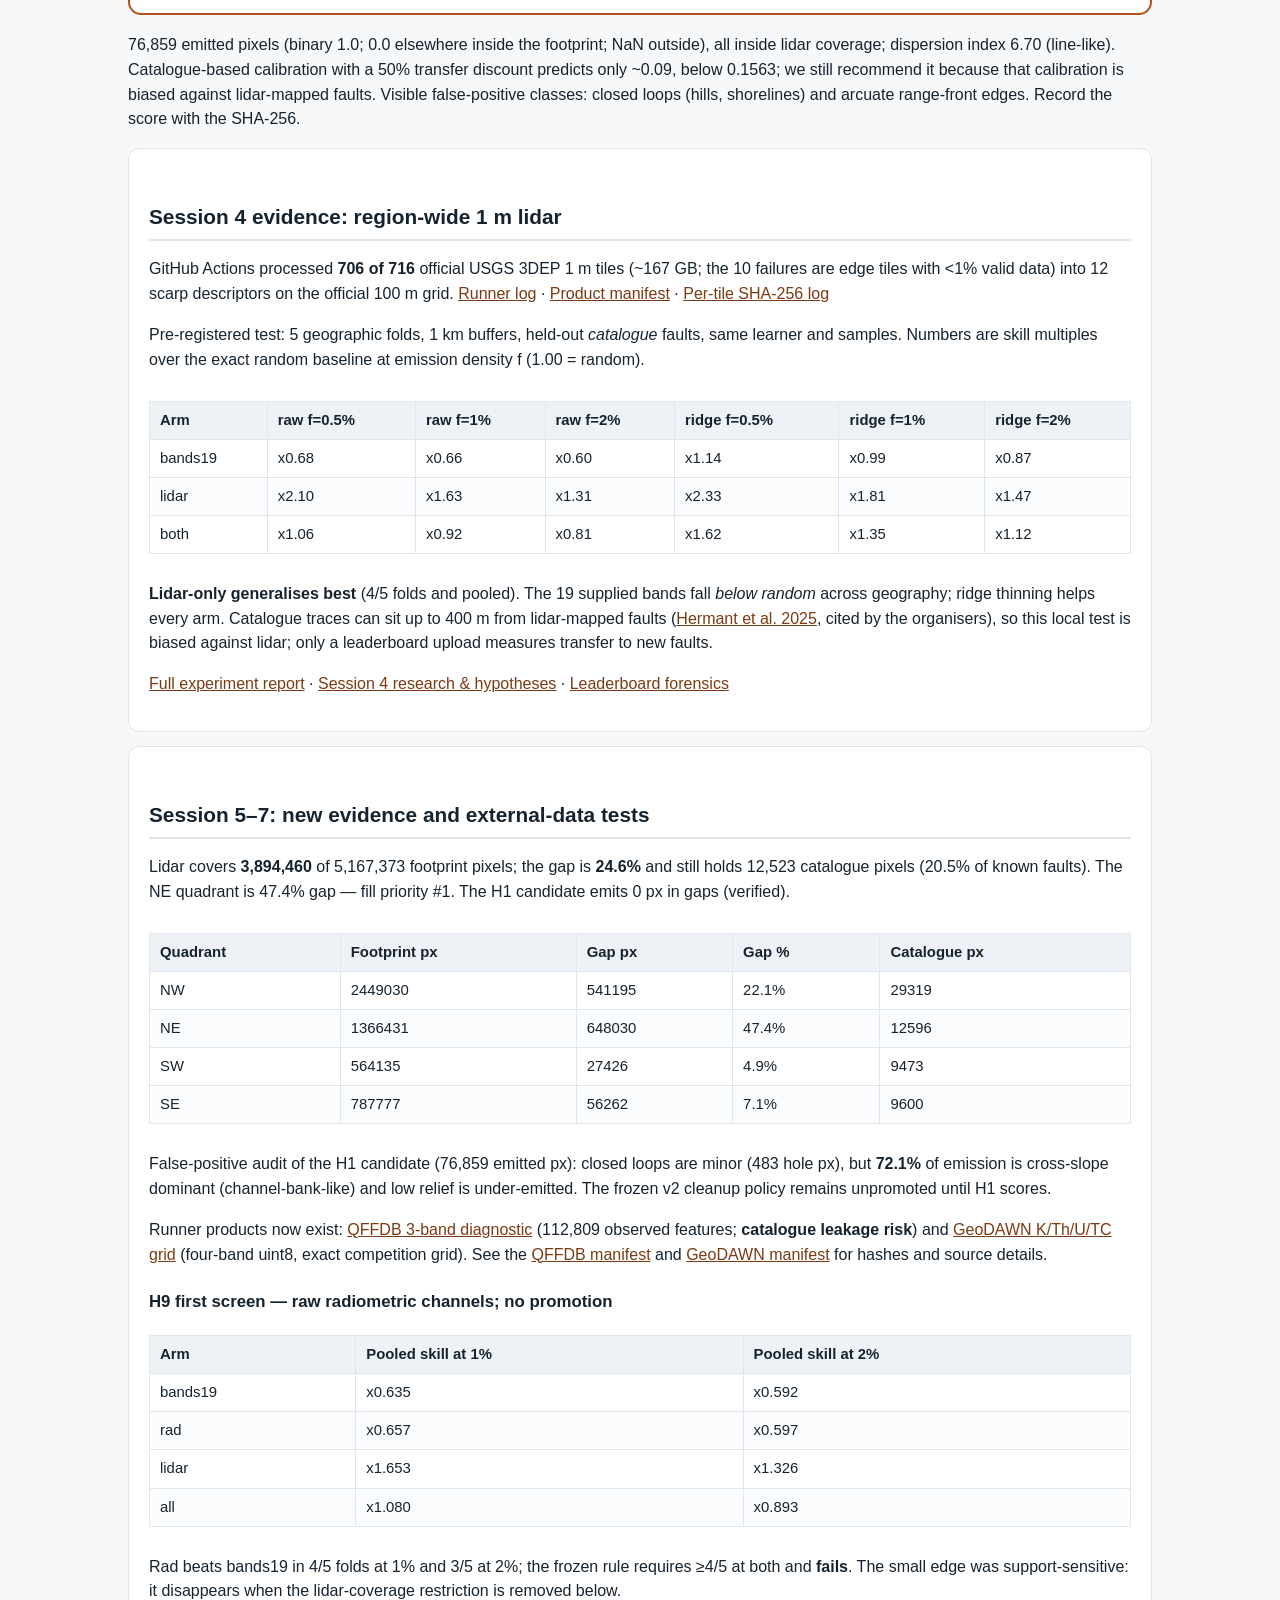
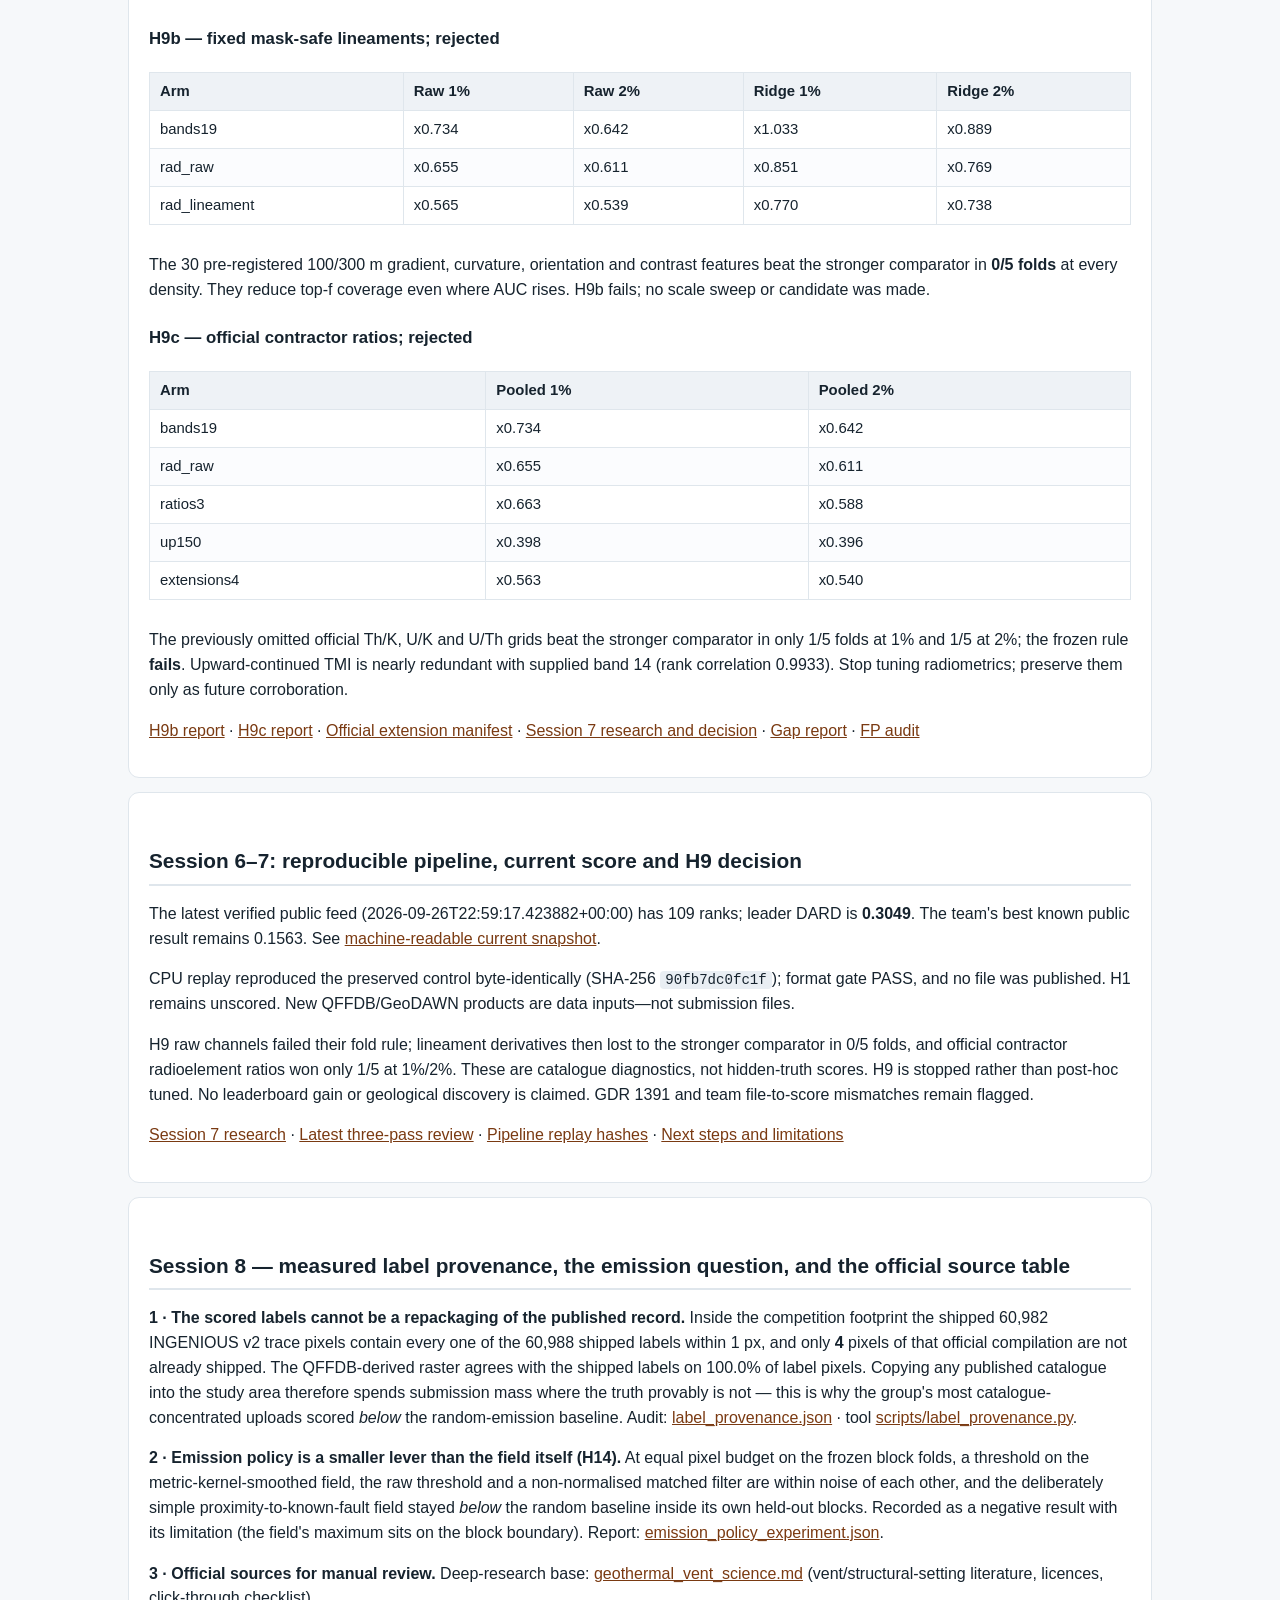
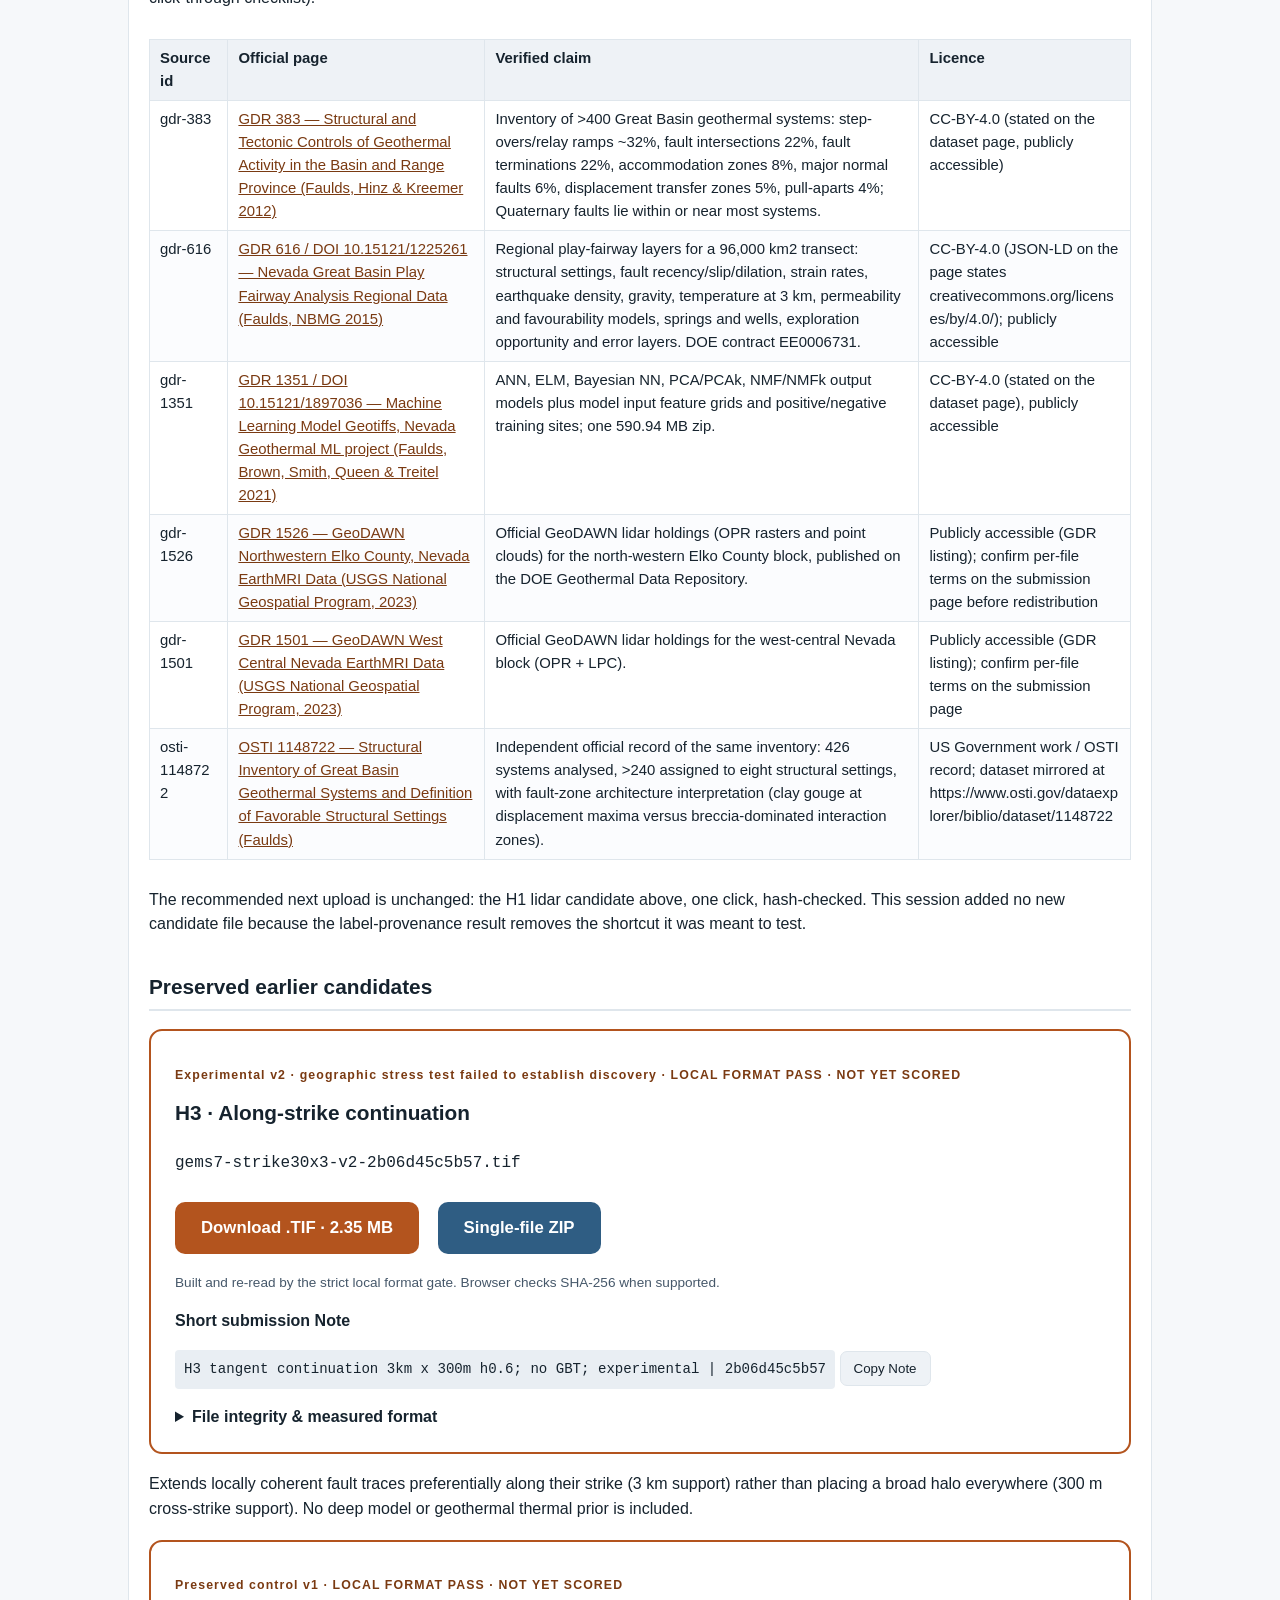
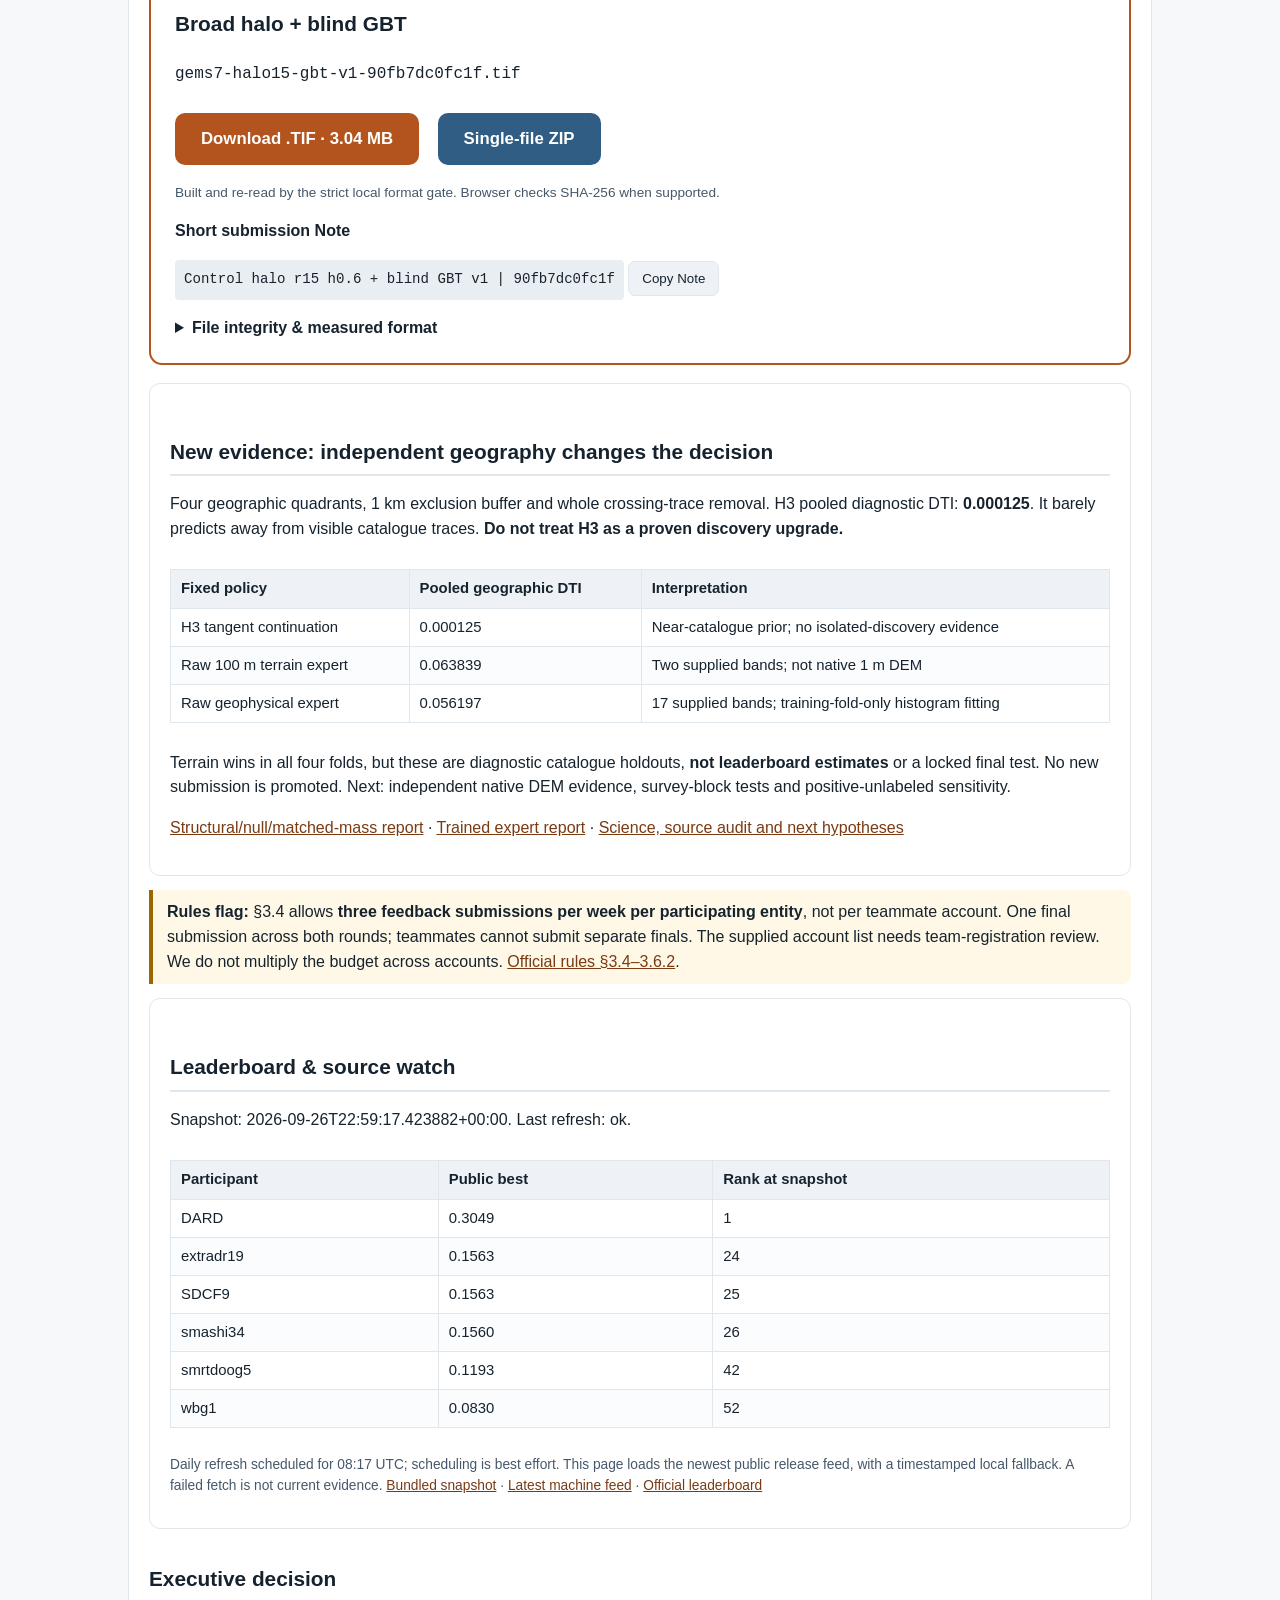
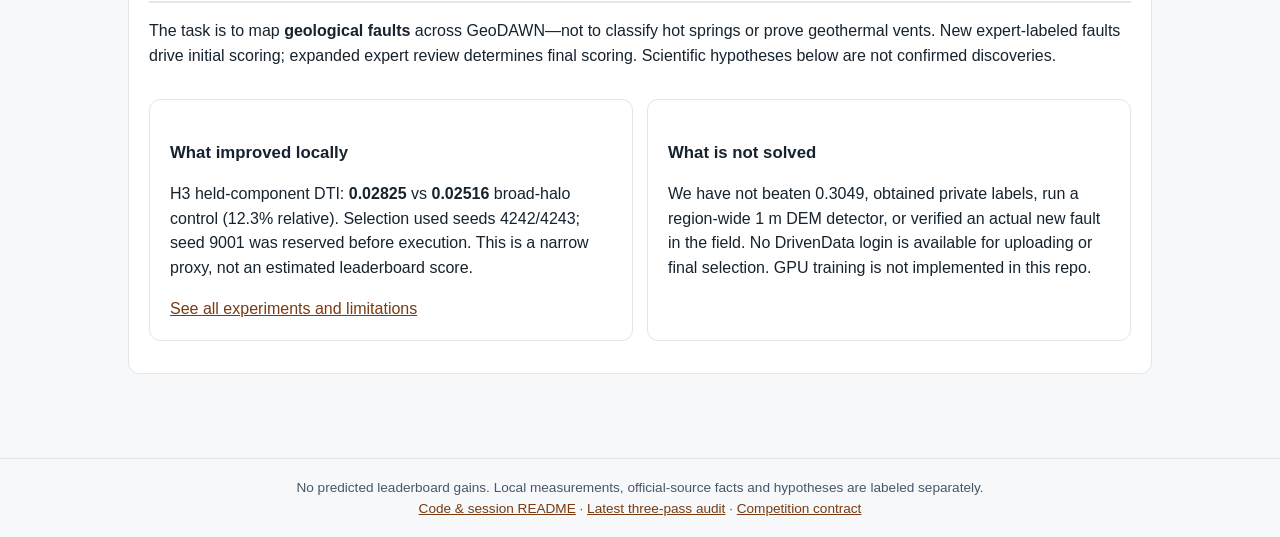
<file: docs/index.html>
<!DOCTYPE html><html><head><meta charset="utf-8"><meta http-equiv="refresh" content="0; url=../index.html"><title>7GEMSDOE</title></head><body><p>Site moved to the repo root: <a href="../index.html">open the executive summary</a>.</p></body></html>
</file>
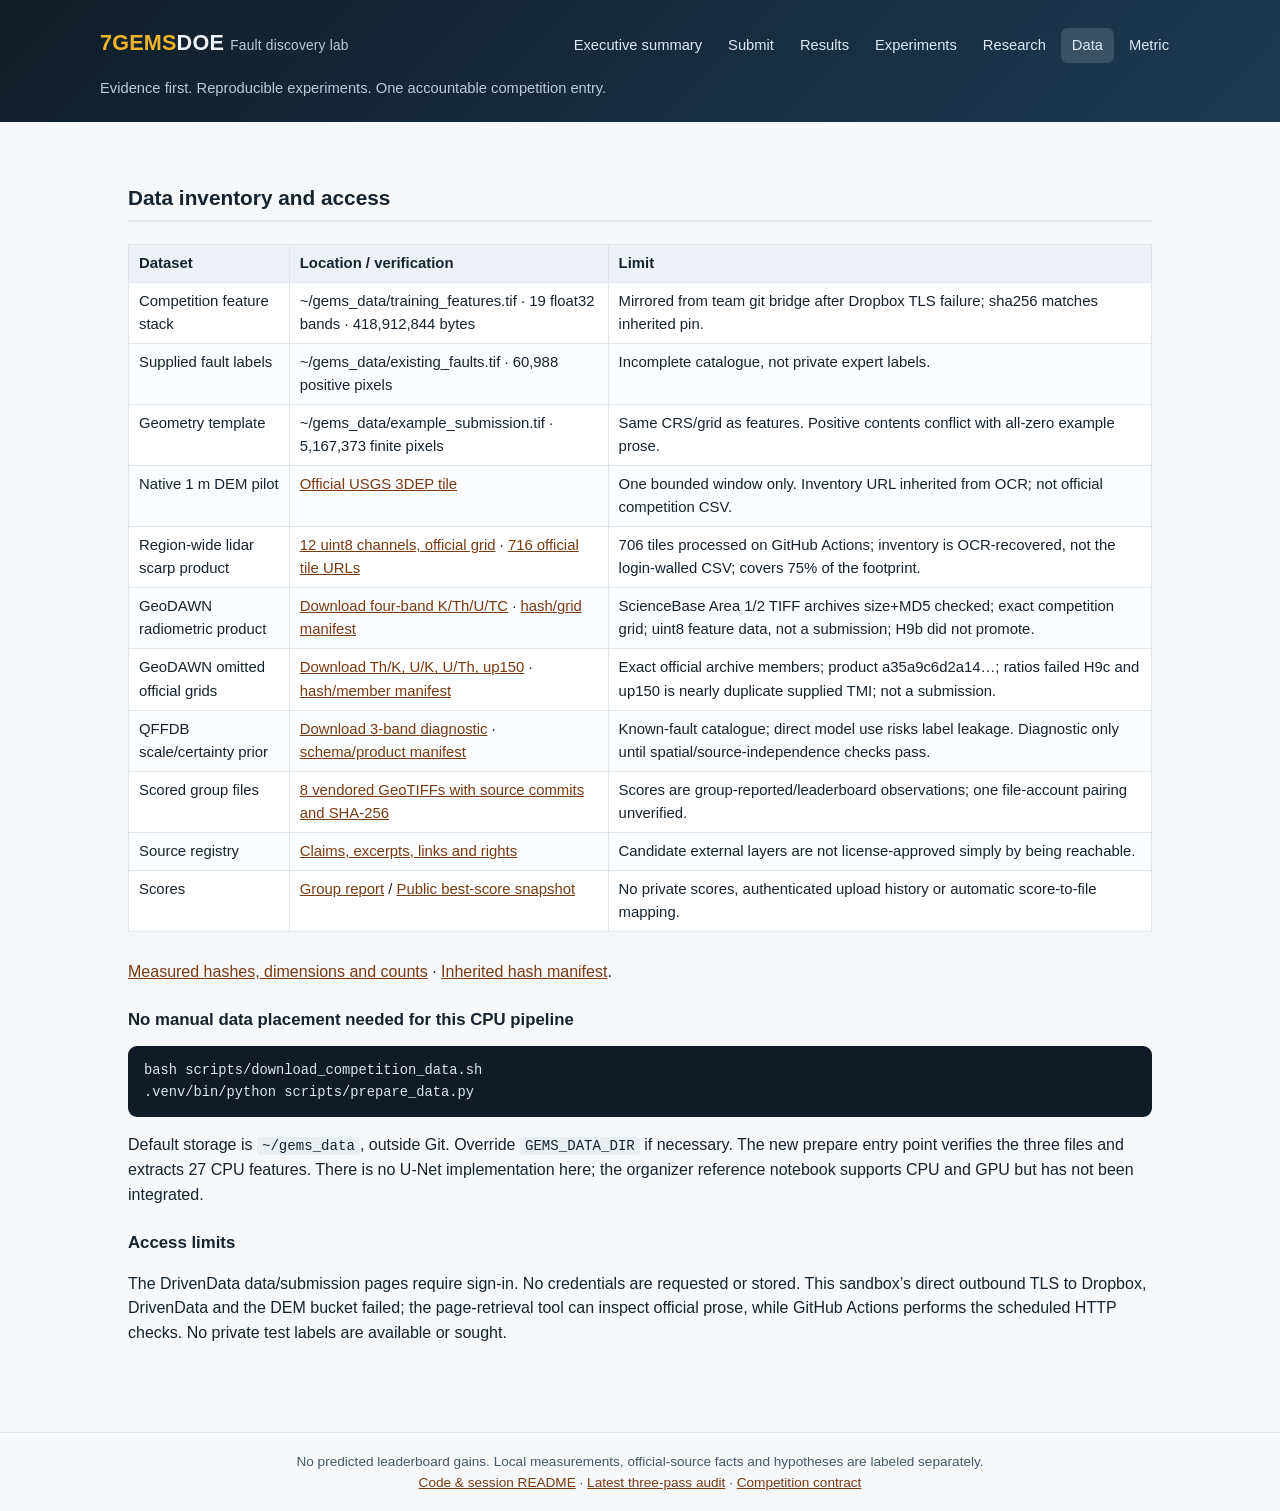
<file: data.html>
<!doctype html>
<html lang="en"><head><meta charset="utf-8"><meta name="viewport" content="width=device-width,initial-scale=1">
<title>Data provenance · 7GEMSDOE</title><link rel="stylesheet" href="assets/style.css"><script src="assets/site.js" defer></script></head>
<body><a class="skip" href="#main">Skip to content</a><header class="site"><div class="wrap"><h1><span class="gem">7GEMS</span>DOE <span class="small">Fault discovery lab</span></h1>
<nav class="site" aria-label="Main navigation"><a href="index.html" >Executive summary</a><a href="how-to-submit.html" >Submit</a><a href="results.html" >Results</a><a href="strategy.html" >Experiments</a><a href="research.html" >Research</a><a href="data.html" aria-current=page>Data</a><a href="metric.html" >Metric</a></nav><p class="tag">Evidence first. Reproducible experiments. One accountable competition entry.</p></div></header>
<main id="main"><h2>Data inventory and access</h2>
<div class="table-scroll"><table><thead><tr><th>Dataset</th><th>Location / verification</th><th>Limit</th></tr></thead><tbody><tr><td>Competition feature stack</td><td>~/gems_data/training_features.tif · 19 float32 bands · 418,912,844 bytes</td><td>Mirrored from team git bridge after Dropbox TLS failure; sha256 matches inherited pin.</td></tr><tr><td>Supplied fault labels</td><td>~/gems_data/existing_faults.tif · 60,988 positive pixels</td><td>Incomplete catalogue, not private expert labels.</td></tr><tr><td>Geometry template</td><td>~/gems_data/example_submission.tif · 5,167,373 finite pixels</td><td>Same CRS/grid as features. Positive contents conflict with all-zero example prose.</td></tr><tr><td>Native 1 m DEM pilot</td><td><a href="https://prd-tnm.s3.amazonaws.com/StagedProducts/Elevation/1m/Projects/NV_WestCentral_EarthMRI_2020_D20/TIFF/USGS_1M_11_x40y416_NV_WestCentral_EarthMRI_2020_D20.tif">Official USGS 3DEP tile</a></td><td>One bounded window only. Inventory URL inherited from OCR; not official competition CSV.</td></tr><tr><td>Region-wide lidar scarp product</td><td><a href="external/dem/lidar_scarp_features.json">12 uint8 channels, official grid</a> · <a href="knowledge/dem_tiles.json">716 official tile URLs</a></td><td>706 tiles processed on GitHub Actions; inventory is OCR-recovered, not the login-walled CSV; covers 75% of the footprint.</td></tr><tr><td>GeoDAWN radiometric product</td><td><a href="external/geodawn_rad/geodawn_rad_u8.tif">Download four-band K/Th/U/TC</a> · <a href="external/geodawn_rad/geodawn_rad.json">hash/grid manifest</a></td><td>ScienceBase Area 1/2 TIFF archives size+MD5 checked; exact competition grid; uint8 feature data, not a submission; H9b did not promote.</td></tr><tr><td>GeoDAWN omitted official grids</td><td><a href="external/geodawn_extensions/geodawn_extensions_u8.tif">Download Th/K, U/K, U/Th, up150</a> · <a href="external/geodawn_extensions/geodawn_extensions.json">hash/member manifest</a></td><td>Exact official archive members; product a35a9c6d2a14…; ratios failed H9c and up150 is nearly duplicate supplied TMI; not a submission.</td></tr><tr><td>QFFDB scale/certainty prior</td><td><a href="external/qfaults/qfaults_prior_u8.tif">Download 3-band diagnostic</a> · <a href="external/qfaults/qfaults_prior.json">schema/product manifest</a></td><td>Known-fault catalogue; direct model use risks label leakage. Diagnostic only until spatial/source-independence checks pass.</td></tr><tr><td>Scored group files</td><td><a href="external/scored/manifest.json">8 vendored GeoTIFFs with source commits and SHA-256</a></td><td>Scores are group-reported/leaderboard observations; one file-account pairing unverified.</td></tr><tr><td>Source registry</td><td><a href="knowledge/sources.json">Claims, excerpts, links and rights</a></td><td>Candidate external layers are not license-approved simply by being reachable.</td></tr><tr><td>Scores</td><td><a href="knowledge/team_results.json">Group report</a> / <a href="knowledge/feed.json">Public best-score snapshot</a></td><td>No private scores, authenticated upload history or automatic score-to-file mapping.</td></tr></tbody></table></div>
<p><a href="knowledge/session2/data_verification.txt">Measured hashes, dimensions and counts</a> · <a href="knowledge/inherited_evidence/data_bridge_manifest.json">Inherited hash manifest</a>.</p>
<h3>No manual data placement needed for this CPU pipeline</h3><pre>bash scripts/download_competition_data.sh
.venv/bin/python scripts/prepare_data.py</pre>
<p>Default storage is <code>~/gems_data</code>, outside Git. Override <code>GEMS_DATA_DIR</code> if necessary. The new prepare entry point verifies the three files and extracts 27 CPU features. There is no U-Net implementation here; the organizer reference notebook supports CPU and GPU but has not been integrated.</p>
<h3>Access limits</h3><p>The DrivenData data/submission pages require sign-in. No credentials are requested or stored. This sandbox’s direct outbound TLS to Dropbox, DrivenData and the DEM bucket failed; the page-retrieval tool can inspect official prose, while GitHub Actions performs the scheduled HTTP checks. No private test labels are available or sought.</p></main><footer class="site">No predicted leaderboard gains. Local measurements, official-source facts and hypotheses are labeled separately.<br>
<a href="https://github.com/buffedlizard55-lab/7GEMSDOE">Code &amp; session README</a> · <a href="knowledge/session7/review.md">Latest three-pass audit</a> · <a href="https://www.drivendata.org/competitions/306/competition-doe-gems/page/967/">Competition contract</a></footer></body></html>
</file>
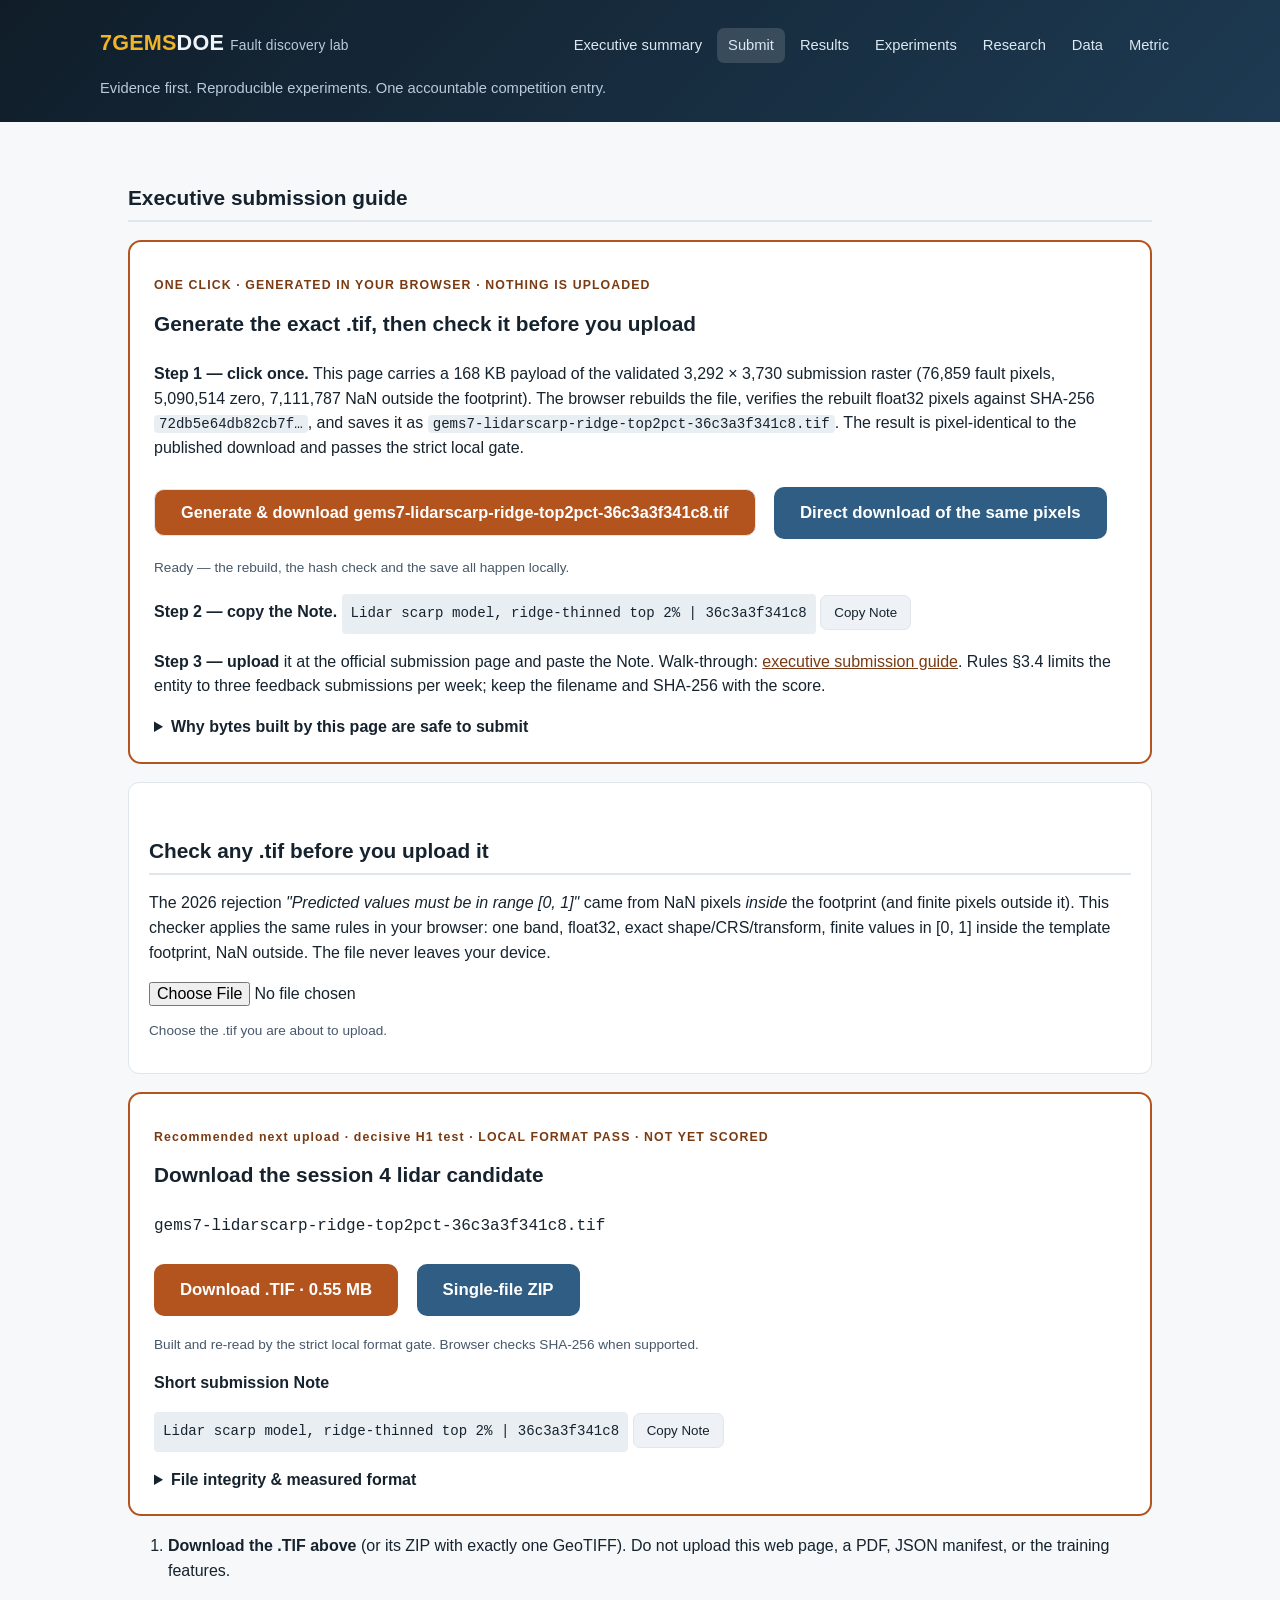
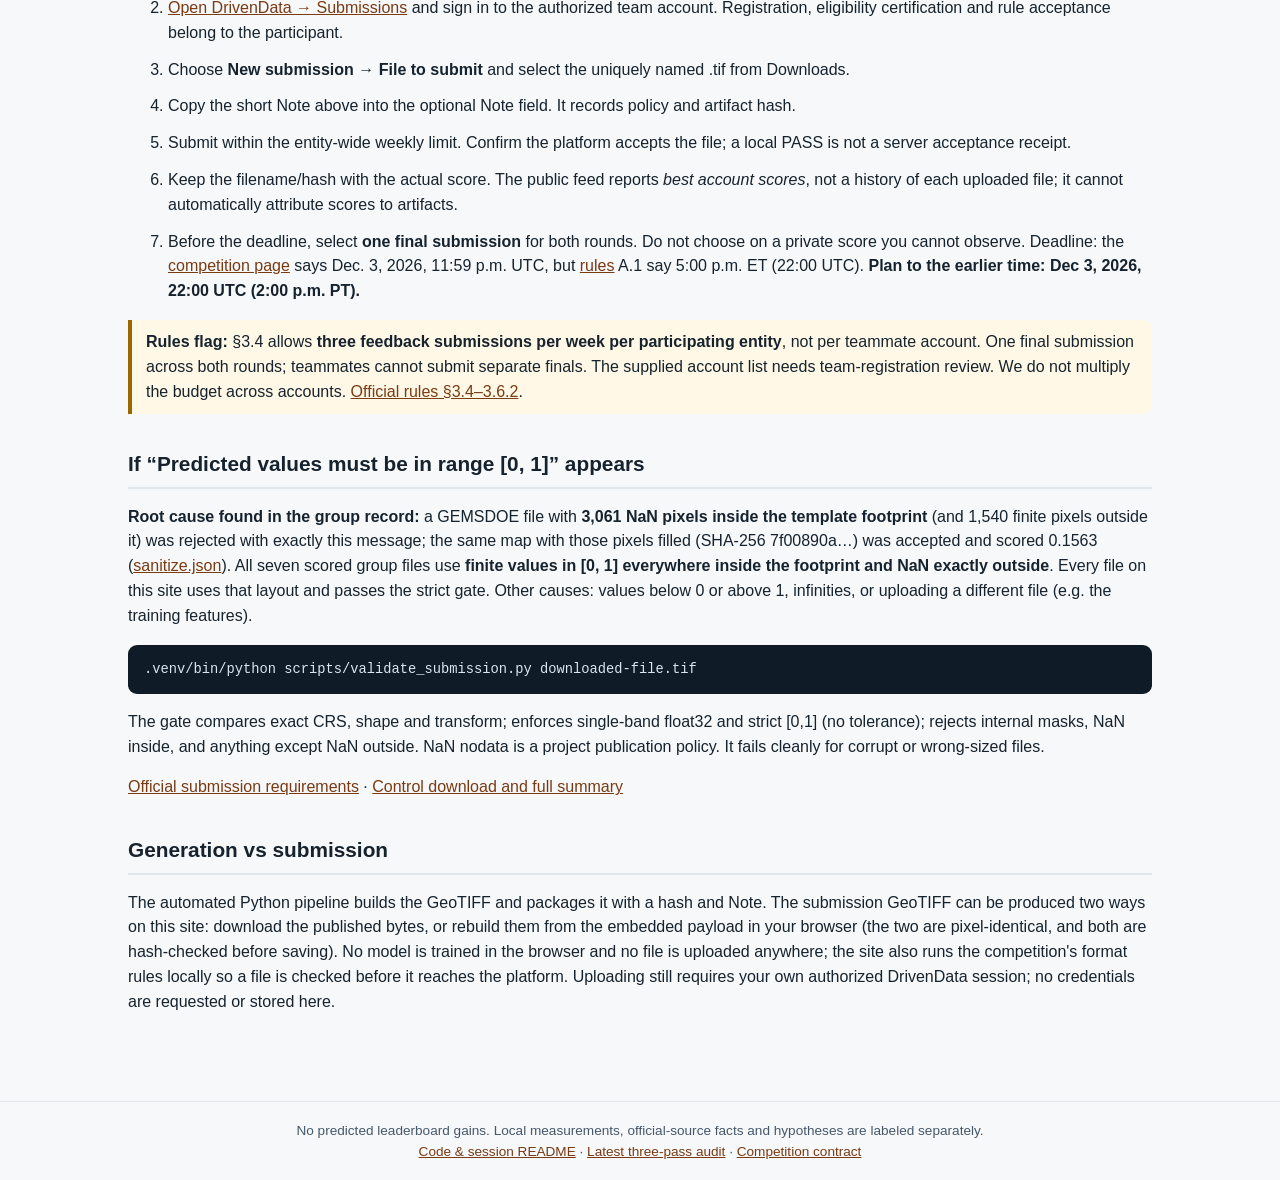
<file: how-to-submit.html>
<!doctype html>
<html lang="en"><head><meta charset="utf-8"><meta name="viewport" content="width=device-width,initial-scale=1">
<title>How to submit · 7GEMSDOE</title><link rel="stylesheet" href="assets/style.css"><script src="assets/site.js" defer></script><script src="assets/geotiff_tools.js" defer></script><script src="assets/submission_payload.js" defer></script><script src="assets/submit_ui.js" defer></script></head>
<body><a class="skip" href="#main">Skip to content</a><header class="site"><div class="wrap"><h1><span class="gem">7GEMS</span>DOE <span class="small">Fault discovery lab</span></h1>
<nav class="site" aria-label="Main navigation"><a href="index.html" >Executive summary</a><a href="how-to-submit.html" aria-current=page>Submit</a><a href="results.html" >Results</a><a href="strategy.html" >Experiments</a><a href="research.html" >Research</a><a href="data.html" >Data</a><a href="metric.html" >Metric</a></nav><p class="tag">Evidence first. Reproducible experiments. One accountable competition entry.</p></div></header>
<main id="main"><h2>Executive submission guide</h2>
<section class="hero" id="generate">
<p class="eyebrow">ONE CLICK · GENERATED IN YOUR BROWSER · NOTHING IS UPLOADED</p>
<h2 id="generate-title">Generate the exact .tif, then check it before you upload</h2>
<p><strong>Step 1 — click once.</strong> This page carries a 168 KB payload of the validated
3,292 × 3,730 submission raster (76,859 fault pixels,
5,090,514 zero, 7,111,787 NaN outside the footprint). The browser rebuilds the file,
verifies the rebuilt float32 pixels against SHA-256 <code>72db5e64db82cb7f…</code>, and saves it as
<code>gems7-lidarscarp-ridge-top2pct-36c3a3f341c8.tif</code>. The result is pixel-identical to the published download and passes the strict local gate.</p>
<button class="btn" id="generate-tif" type="button">Generate &amp; download gems7-lidarscarp-ridge-top2pct-36c3a3f341c8.tif</button>
<a class="btn secondary" data-verify-download data-sha="36c3a3f341c8306dfb5610f61acfec635a7cb8a3ef6ef00380ca083d2f9745fe" href="downloads/gems7-lidarscarp-ridge-top2pct-36c3a3f341c8.tif" download>Direct download of the same pixels</a>
<p class="download-status" id="generate-status" role="status" aria-live="polite">Ready — the rebuild, the hash check and the save all happen locally.</p>
<p class="small" id="generate-sha" role="status"></p>
<p><strong>Step 2 — copy the Note.</strong> <code class="note-text">Lidar scarp model, ridge-thinned top 2% | 36c3a3f341c8</code> <button class="copy-note" type="button">Copy Note</button></p>
<p><strong>Step 3 — upload</strong> it at the official submission page and paste the Note. Walk-through: <a href="how-to-submit.html">executive submission guide</a>.
Rules §3.4 limits the entity to three feedback submissions per week; keep the filename and SHA-256 with the score.</p>
<details><summary>Why bytes built by this page are safe to submit</summary>
<p>The grid is copied from the official template (EPSG:32611, 100 m, origin
243350/4508550), the raster is single-band float32, values are 1.0 on the emitted lines and 0.0 elsewhere inside the
footprint with NaN outside, and the pixels are hashed before download. Two independent checks back this: <code>node tests/js/roundtrip.mjs</code> re-reads the published artifact
through this page's own reader (including GDAL's floating-point predictor) and <a href="https://github.com/buffedlizard55-lab/7GEMSDOE/blob/main/tests/test_browser_tools.py">tests/test_browser_tools.py</a>
re-validates the generated file with rasterio, the same library the platform uses. A local PASS is still not a server acceptance receipt.</p></details></section>
<section class="card" id="check-file"><h2>Check any .tif before you upload it</h2>
<p>The 2026 rejection <em>"Predicted values must be in range [0, 1]"</em> came from NaN pixels <em>inside</em> the footprint (and finite pixels outside it).
This checker applies the same rules in your browser: one band, float32, exact shape/CRS/transform, finite values in [0, 1] inside the template footprint, NaN outside.
The file never leaves your device.</p>
<input type="file" id="validate-file" accept=".tif,.tiff,.TIF">
<p class="download-status" id="validate-status" role="status" aria-live="polite">Choose the .tif you are about to upload.</p>
<div id="validate-report"></div></section>
<section class="hero"><p class="eyebrow">Recommended next upload · decisive H1 test · LOCAL FORMAT PASS · NOT YET SCORED</p><h2>Download the session 4 lidar candidate</h2>
<p class="filename">gems7-lidarscarp-ridge-top2pct-36c3a3f341c8.tif</p><a class="btn" data-verify-download data-sha="36c3a3f341c8306dfb5610f61acfec635a7cb8a3ef6ef00380ca083d2f9745fe" href="downloads/gems7-lidarscarp-ridge-top2pct-36c3a3f341c8.tif" download>Download .TIF · 0.55 MB</a>
<a class="btn secondary" href="downloads/gems7-lidarscarp-ridge-top2pct-36c3a3f341c8.zip" download>Single-file ZIP</a>
<p class="download-status" role="status" aria-live="polite">Built and re-read by the strict local format gate. Browser checks SHA-256 when supported.</p>
<p><strong>Short submission Note</strong></p><code class="note-text">Lidar scarp model, ridge-thinned top 2% | 36c3a3f341c8</code> <button class="copy-note" type="button">Copy Note</button>
<details><summary>File integrity & measured format</summary><p>SHA-256 <code>36c3a3f341c8306dfb5610f61acfec635a7cb8a3ef6ef00380ca083d2f9745fe</code></p>
<p>Single-band float32; 3,292 × 3,730; EPSG:32611; 100 m. Finite values [0.00, 1.00] on 5,167,373 pixels; NaN outside template footprint.</p>
<a href="downloads/gems7-lidarscarp-ridge-top2pct-36c3a3f341c8.json">Full reproducibility manifest</a></details></section>
<ol class="steps"><li><strong>Download the .TIF above</strong> (or its ZIP with exactly one GeoTIFF). Do not upload this web page, a PDF, JSON manifest, or the training features.</li>
<li><a href="https://www.drivendata.org/competitions/306/competition-doe-gems/submissions/">Open DrivenData → Submissions</a> and sign in to the authorized team account. Registration, eligibility certification and rule acceptance belong to the participant.</li>
<li>Choose <strong>New submission → File to submit</strong> and select the uniquely named .tif from Downloads.</li>
<li>Copy the short Note above into the optional Note field. It records policy and artifact hash.</li>
<li>Submit within the entity-wide weekly limit. Confirm the platform accepts the file; a local PASS is not a server acceptance receipt.</li>
<li>Keep the filename/hash with the actual score. The public feed reports <em>best account scores</em>, not a history of each uploaded file; it cannot automatically attribute scores to artifacts.</li>
<li>Before the deadline, select <strong>one final submission</strong> for both rounds. Do not choose on a private score you cannot observe. Deadline: the <a href="https://www.drivendata.org/competitions/306/competition-doe-gems/">competition page</a> says Dec. 3, 2026, 11:59 p.m. UTC, but <a href="https://docs.nlr.gov/docs/fy26osti/96647.pdf">rules</a> A.1 say 5:00 p.m. ET (22:00 UTC). <strong>Plan to the earlier time: Dec 3, 2026, 22:00 UTC (2:00 p.m. PT).</strong></li></ol>
<aside class="note"><strong>Rules flag:</strong> §3.4 allows <strong>three feedback submissions per week per participating entity</strong>, not per teammate account. One final submission across both rounds; teammates cannot submit separate finals.
The supplied account list needs team-registration review. We do not multiply the budget across accounts. <a href="https://docs.nlr.gov/docs/fy26osti/96647.pdf">Official rules §3.4–3.6.2</a>.</aside><h2>If “Predicted values must be in range [0, 1]” appears</h2>
<p><strong>Root cause found in the group record:</strong> a GEMSDOE file with <strong>3,061 NaN pixels inside the template footprint</strong> (and 1,540 finite pixels outside it) was rejected with exactly this message; the same map with those pixels filled (SHA-256 7f00890a…) was accepted and scored 0.1563 (<a href="https://github.com/buffedlizard55-lab/GEMSDOE/blob/cceebbdcf9a7d2890bb0665defcb54dfc66ae452/data/evidence/runs/ens12-adopted-floor0.1-w0/sanitize.json">sanitize.json</a>). All seven scored group files use <strong>finite values in [0, 1] everywhere inside the footprint and NaN exactly outside</strong>. Every file on this site uses that layout and passes the strict gate. Other causes: values below 0 or above 1, infinities, or uploading a different file (e.g. the training features).</p>
<pre>.venv/bin/python scripts/validate_submission.py downloaded-file.tif</pre>
<p>The gate compares exact CRS, shape and transform; enforces single-band float32 and strict [0,1] (no tolerance); rejects internal masks, NaN inside, and anything except NaN outside. NaN nodata is a project publication policy. It fails cleanly for corrupt or wrong-sized files.</p>
<p><a href="https://www.drivendata.org/competitions/306/competition-doe-gems/page/967/#submission-format">Official submission requirements</a> · <a href="index.html">Control download and full summary</a></p>
<h2>Generation vs submission</h2><p>The automated Python pipeline builds the GeoTIFF and packages it with a hash and Note. The submission GeoTIFF can be produced two ways on this site: download the published bytes, or rebuild them from the embedded payload in your browser (the two are pixel-identical, and both are hash-checked before saving). No model is trained in the browser and no file is uploaded anywhere; the site also runs the competition's format rules locally so a file is checked before it reaches the platform. Uploading still requires your own authorized DrivenData session; no credentials are requested or stored here.</p></main><footer class="site">No predicted leaderboard gains. Local measurements, official-source facts and hypotheses are labeled separately.<br>
<a href="https://github.com/buffedlizard55-lab/7GEMSDOE">Code &amp; session README</a> · <a href="knowledge/session7/review.md">Latest three-pass audit</a> · <a href="https://www.drivendata.org/competitions/306/competition-doe-gems/page/967/">Competition contract</a></footer></body></html>
</file>
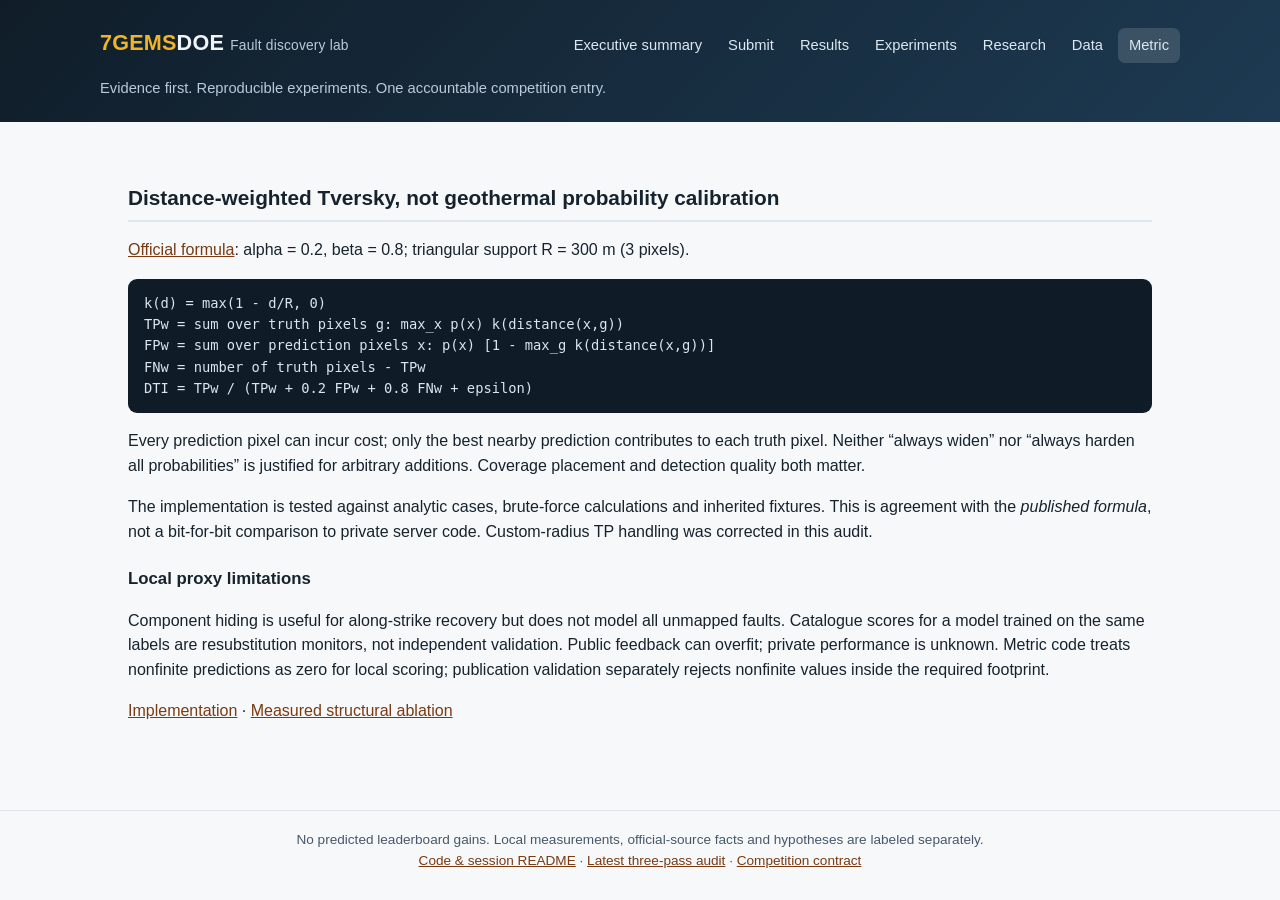
<file: metric.html>
<!doctype html>
<html lang="en"><head><meta charset="utf-8"><meta name="viewport" content="width=device-width,initial-scale=1">
<title>Metric and validation · 7GEMSDOE</title><link rel="stylesheet" href="assets/style.css"><script src="assets/site.js" defer></script></head>
<body><a class="skip" href="#main">Skip to content</a><header class="site"><div class="wrap"><h1><span class="gem">7GEMS</span>DOE <span class="small">Fault discovery lab</span></h1>
<nav class="site" aria-label="Main navigation"><a href="index.html" >Executive summary</a><a href="how-to-submit.html" >Submit</a><a href="results.html" >Results</a><a href="strategy.html" >Experiments</a><a href="research.html" >Research</a><a href="data.html" >Data</a><a href="metric.html" aria-current=page>Metric</a></nav><p class="tag">Evidence first. Reproducible experiments. One accountable competition entry.</p></div></header>
<main id="main"><h2>Distance-weighted Tversky, not geothermal probability calibration</h2><p><a href="https://www.drivendata.org/competitions/306/competition-doe-gems/page/967/#performance-metric">Official formula</a>: alpha = 0.2, beta = 0.8; triangular support R = 300 m (3 pixels).</p>
<pre>k(d) = max(1 - d/R, 0)
TPw = sum over truth pixels g: max_x p(x) k(distance(x,g))
FPw = sum over prediction pixels x: p(x) [1 - max_g k(distance(x,g))]
FNw = number of truth pixels - TPw
DTI = TPw / (TPw + 0.2 FPw + 0.8 FNw + epsilon)</pre>
<p>Every prediction pixel can incur cost; only the best nearby prediction contributes to each truth pixel. Neither “always widen” nor “always harden all probabilities” is justified for arbitrary additions. Coverage placement and detection quality both matter.</p>
<p>The implementation is tested against analytic cases, brute-force calculations and inherited fixtures. This is agreement with the <em>published formula</em>, not a bit-for-bit comparison to private server code. Custom-radius TP handling was corrected in this audit.</p>
<h3>Local proxy limitations</h3><p>Component hiding is useful for along-strike recovery but does not model all unmapped faults. Catalogue scores for a model trained on the same labels are resubstitution monitors, not independent validation. Public feedback can overfit; private performance is unknown. Metric code treats nonfinite predictions as zero for local scoring; publication validation separately rejects nonfinite values inside the required footprint.</p>
<p><a href="https://github.com/buffedlizard55-lab/7GEMSDOE/blob/main/scripts/metric.py">Implementation</a> · <a href="strategy.html">Measured structural ablation</a></p></main><footer class="site">No predicted leaderboard gains. Local measurements, official-source facts and hypotheses are labeled separately.<br>
<a href="https://github.com/buffedlizard55-lab/7GEMSDOE">Code &amp; session README</a> · <a href="knowledge/session7/review.md">Latest three-pass audit</a> · <a href="https://www.drivendata.org/competitions/306/competition-doe-gems/page/967/">Competition contract</a></footer></body></html>
</file>
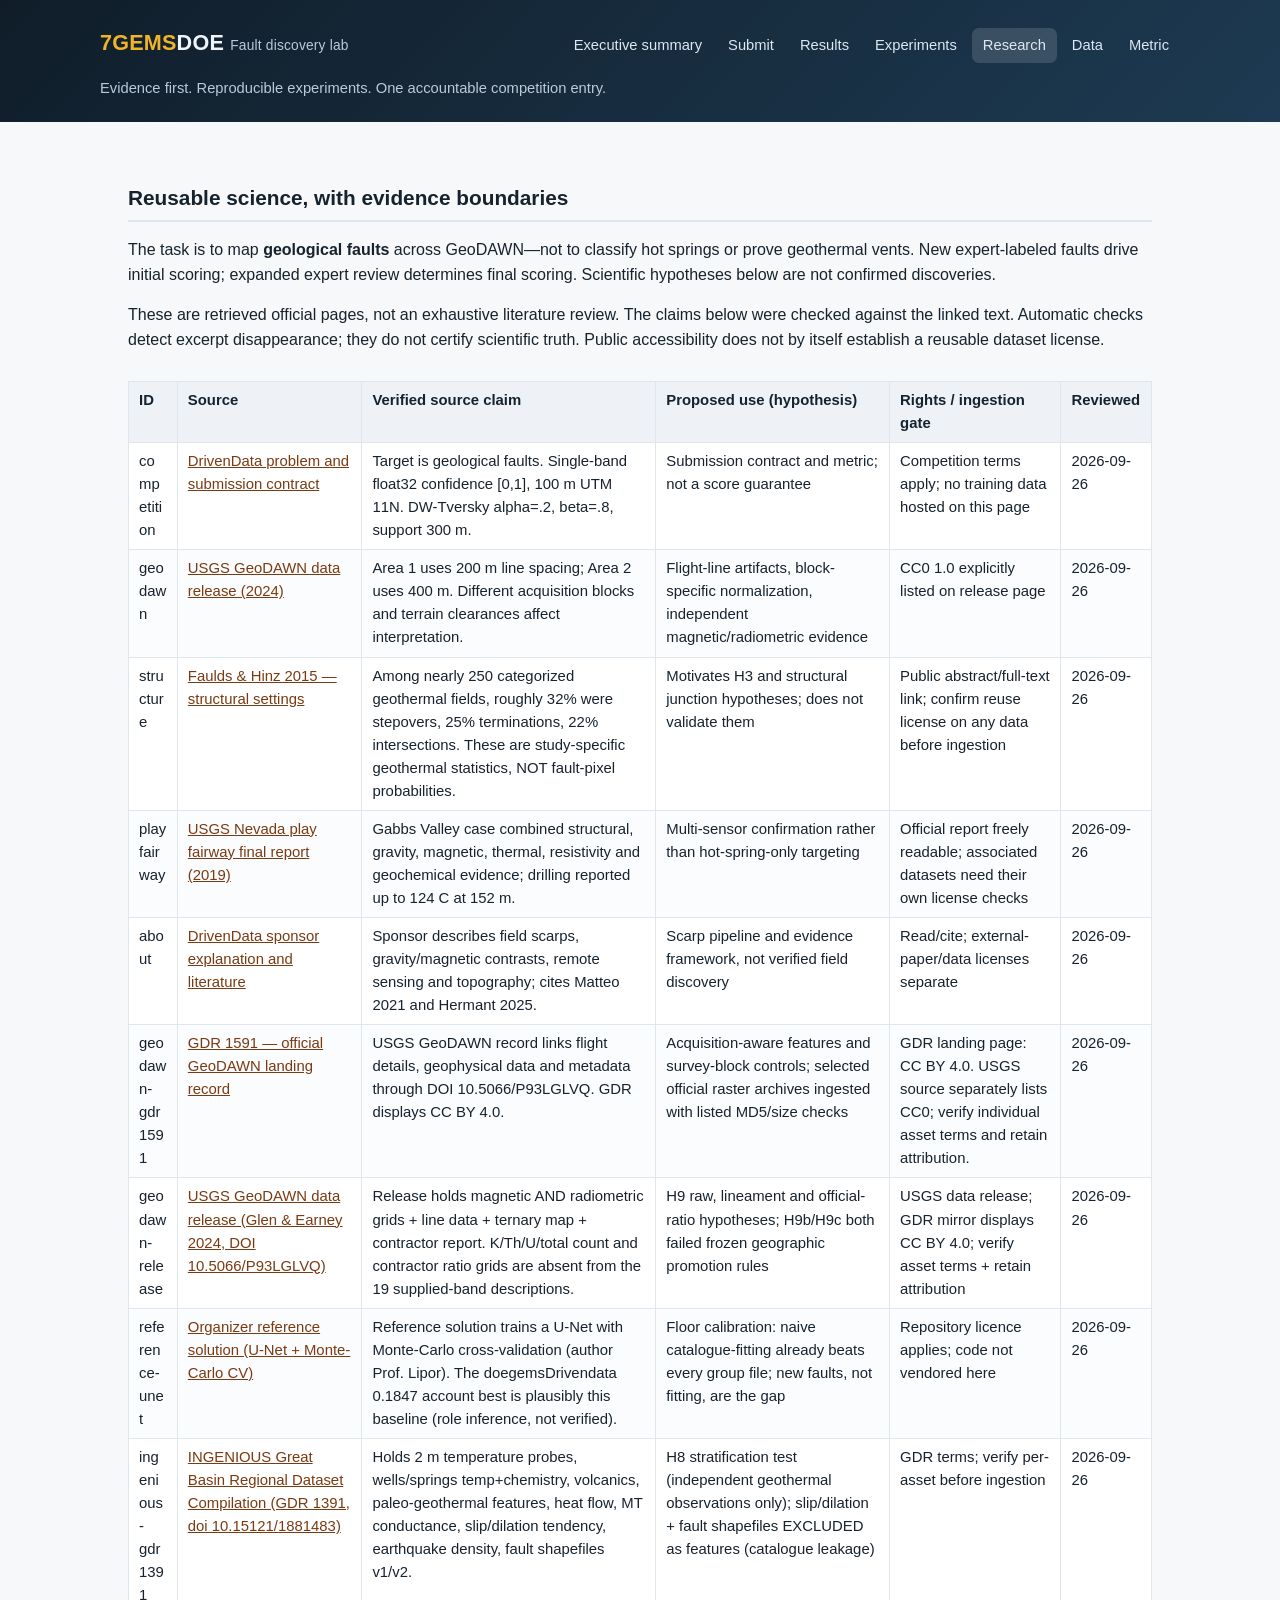
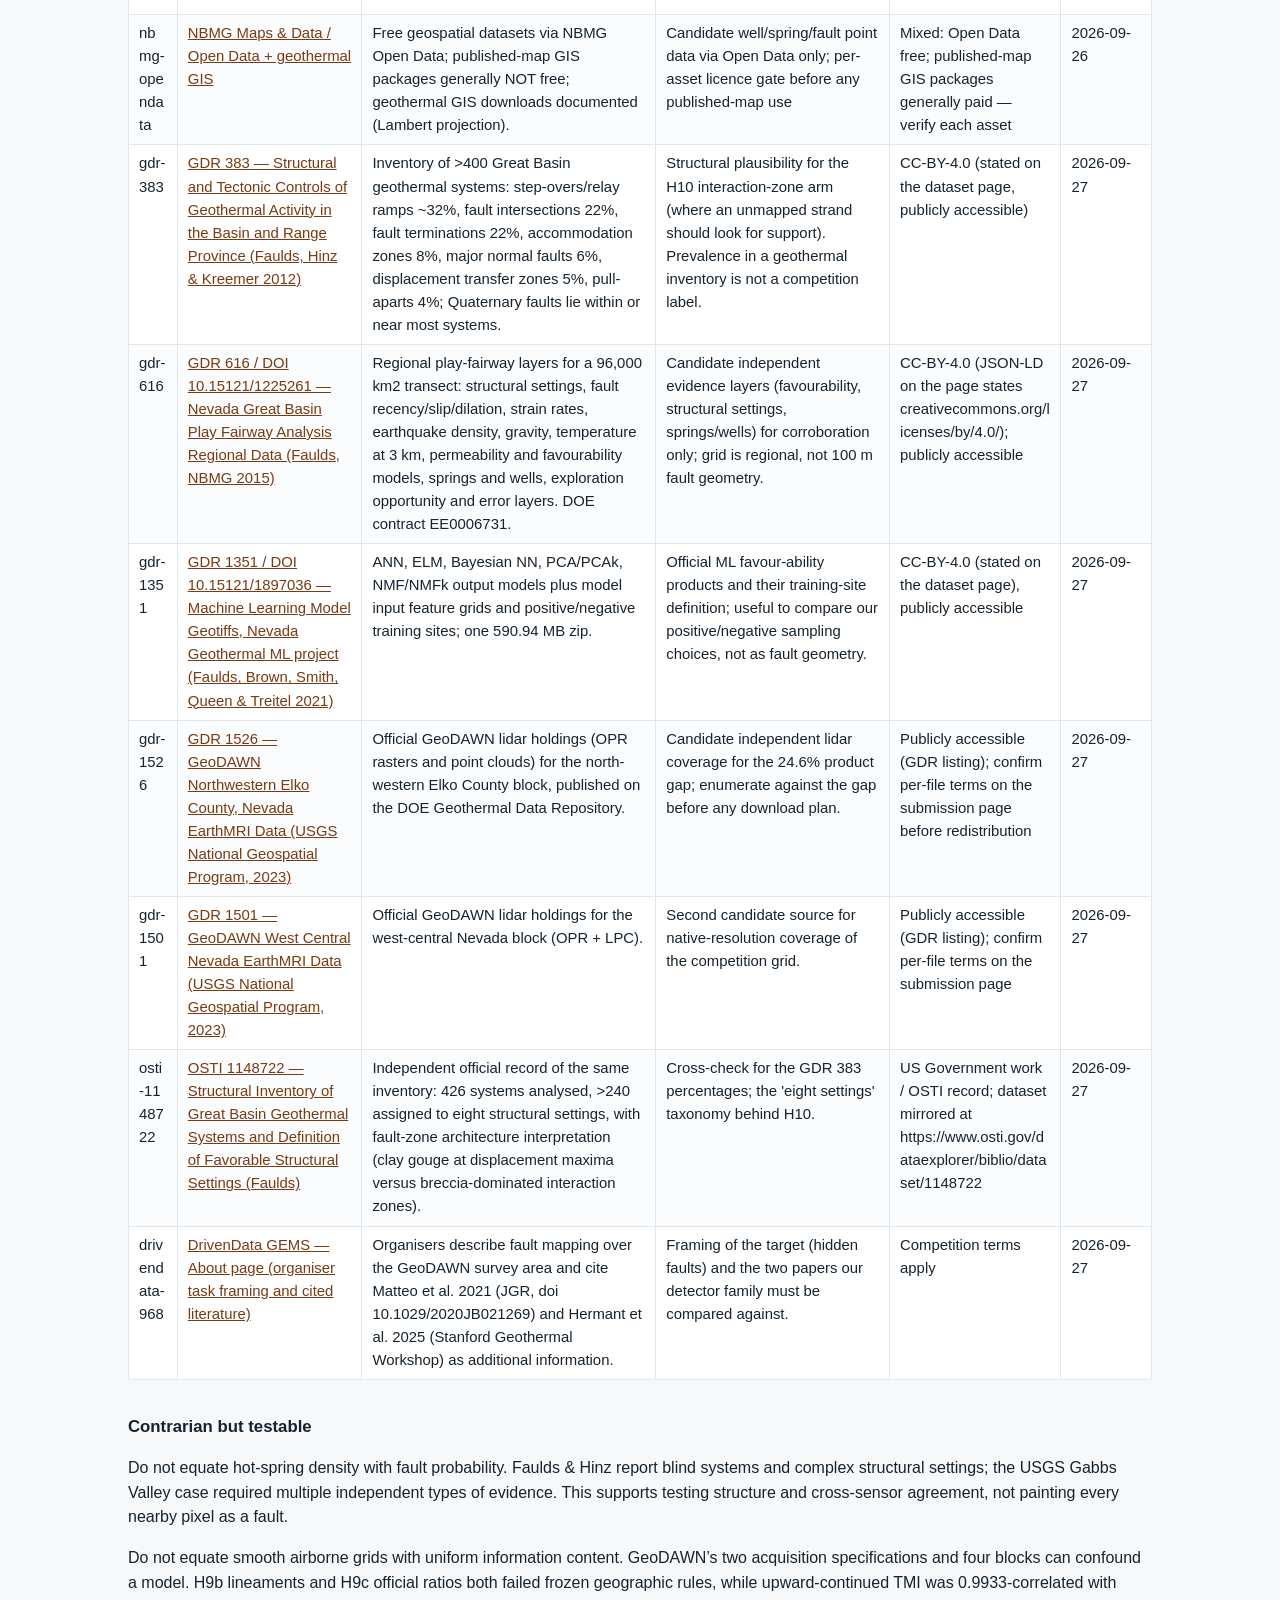
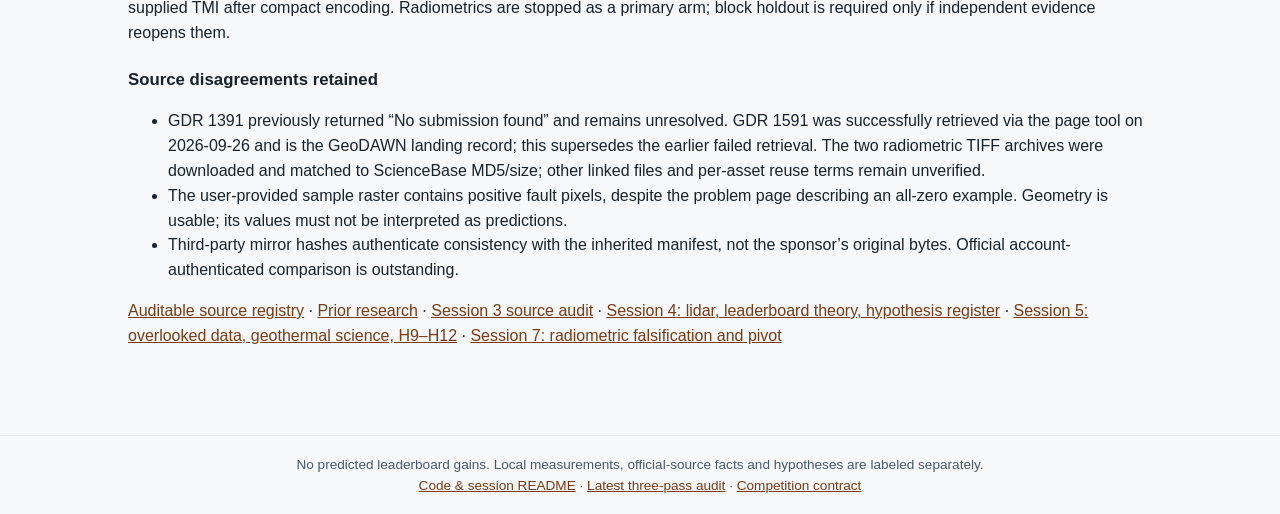
<file: research.html>
<!doctype html>
<html lang="en"><head><meta charset="utf-8"><meta name="viewport" content="width=device-width,initial-scale=1">
<title>Scientific evidence library · 7GEMSDOE</title><link rel="stylesheet" href="assets/style.css"><script src="assets/site.js" defer></script></head>
<body><a class="skip" href="#main">Skip to content</a><header class="site"><div class="wrap"><h1><span class="gem">7GEMS</span>DOE <span class="small">Fault discovery lab</span></h1>
<nav class="site" aria-label="Main navigation"><a href="index.html" >Executive summary</a><a href="how-to-submit.html" >Submit</a><a href="results.html" >Results</a><a href="strategy.html" >Experiments</a><a href="research.html" aria-current=page>Research</a><a href="data.html" >Data</a><a href="metric.html" >Metric</a></nav><p class="tag">Evidence first. Reproducible experiments. One accountable competition entry.</p></div></header>
<main id="main"><h2>Reusable science, with evidence boundaries</h2><p>The task is to map <strong>geological faults</strong> across GeoDAWN—not to classify hot springs or prove geothermal vents. New expert-labeled faults drive initial scoring; expanded expert review determines final scoring. Scientific hypotheses below are not confirmed discoveries.</p>
<p>These are retrieved official pages, not an exhaustive literature review. The claims below were checked against the linked text. Automatic checks detect excerpt disappearance; they do not certify scientific truth. Public accessibility does not by itself establish a reusable dataset license.</p>
<div class="table-scroll"><table><thead><tr><th>ID</th><th>Source</th><th>Verified source claim</th><th>Proposed use (hypothesis)</th><th>Rights / ingestion gate</th><th>Reviewed</th></tr></thead><tbody><tr><td>competition</td><td><a href="https://www.drivendata.org/competitions/306/competition-doe-gems/page/967/">DrivenData problem and submission contract</a></td><td>Target is geological faults. Single-band float32 confidence [0,1], 100 m UTM 11N. DW-Tversky alpha=.2, beta=.8, support 300 m.</td><td>Submission contract and metric; not a score guarantee</td><td>Competition terms apply; no training data hosted on this page</td><td>2026-09-26</td></tr><tr><td>geodawn</td><td><a href="https://www.usgs.gov/data/geodawn-airborne-magnetic-and-radiometric-surveys-northwestern-great-basin-nevada-and">USGS GeoDAWN data release (2024)</a></td><td>Area 1 uses 200 m line spacing; Area 2 uses 400 m. Different acquisition blocks and terrain clearances affect interpretation.</td><td>Flight-line artifacts, block-specific normalization, independent magnetic/radiometric evidence</td><td>CC0 1.0 explicitly listed on release page</td><td>2026-09-26</td></tr><tr><td>structure</td><td><a href="https://www.osti.gov/biblio/1724082">Faulds &amp; Hinz 2015 — structural settings</a></td><td>Among nearly 250 categorized geothermal fields, roughly 32% were stepovers, 25% terminations, 22% intersections. These are study-specific geothermal statistics, NOT fault-pixel probabilities.</td><td>Motivates H3 and structural junction hypotheses; does not validate them</td><td>Public abstract/full-text link; confirm reuse license on any data before ingestion</td><td>2026-09-26</td></tr><tr><td>playfairway</td><td><a href="https://www.usgs.gov/publications/discovering-blind-geothermal-systems-great-basin-region-integrated-geologic-and">USGS Nevada play fairway final report (2019)</a></td><td>Gabbs Valley case combined structural, gravity, magnetic, thermal, resistivity and geochemical evidence; drilling reported up to 124 C at 152 m.</td><td>Multi-sensor confirmation rather than hot-spring-only targeting</td><td>Official report freely readable; associated datasets need their own license checks</td><td>2026-09-26</td></tr><tr><td>about</td><td><a href="https://www.drivendata.org/competitions/306/competition-doe-gems/page/968/">DrivenData sponsor explanation and literature</a></td><td>Sponsor describes field scarps, gravity/magnetic contrasts, remote sensing and topography; cites Matteo 2021 and Hermant 2025.</td><td>Scarp pipeline and evidence framework, not verified field discovery</td><td>Read/cite; external-paper/data licenses separate</td><td>2026-09-26</td></tr><tr><td>geodawn-gdr1591</td><td><a href="https://gdr.openei.org/submissions/1591">GDR 1591 — official GeoDAWN landing record</a></td><td>USGS GeoDAWN record links flight details, geophysical data and metadata through DOI 10.5066/P93LGLVQ. GDR displays CC BY 4.0.</td><td>Acquisition-aware features and survey-block controls; selected official raster archives ingested with listed MD5/size checks</td><td>GDR landing page: CC BY 4.0. USGS source separately lists CC0; verify individual asset terms and retain attribution.</td><td>2026-09-26</td></tr><tr><td>geodawn-release</td><td><a href="https://www.sciencebase.gov/catalog/item/657e1d85d34e23d3533209f7">USGS GeoDAWN data release (Glen &amp; Earney 2024, DOI 10.5066/P93LGLVQ)</a></td><td>Release holds magnetic AND radiometric grids + line data + ternary map + contractor report. K/Th/U/total count and contractor ratio grids are absent from the 19 supplied-band descriptions.</td><td>H9 raw, lineament and official-ratio hypotheses; H9b/H9c both failed frozen geographic promotion rules</td><td>USGS data release; GDR mirror displays CC BY 4.0; verify asset terms + retain attribution</td><td>2026-09-26</td></tr><tr><td>reference-unet</td><td><a href="https://github.com/drivendataorg/gems-prize-reference-solution">Organizer reference solution (U-Net + Monte-Carlo CV)</a></td><td>Reference solution trains a U-Net with Monte-Carlo cross-validation (author Prof. Lipor). The doegemsDrivendata 0.1847 account best is plausibly this baseline (role inference, not verified).</td><td>Floor calibration: naive catalogue-fitting already beats every group file; new faults, not fitting, are the gap</td><td>Repository licence applies; code not vendored here</td><td>2026-09-26</td></tr><tr><td>ingenious-gdr1391</td><td><a href="https://gdr.openei.org/submissions/1391">INGENIOUS Great Basin Regional Dataset Compilation (GDR 1391, doi 10.15121/1881483)</a></td><td>Holds 2 m temperature probes, wells/springs temp+chemistry, volcanics, paleo-geothermal features, heat flow, MT conductance, slip/dilation tendency, earthquake density, fault shapefiles v1/v2.</td><td>H8 stratification test (independent geothermal observations only); slip/dilation + fault shapefiles EXCLUDED as features (catalogue leakage)</td><td>GDR terms; verify per-asset before ingestion</td><td>2026-09-26</td></tr><tr><td>nbmg-opendata</td><td><a href="https://nbmg.unr.edu/Maps&amp;Data/index.html">NBMG Maps &amp; Data / Open Data + geothermal GIS</a></td><td>Free geospatial datasets via NBMG Open Data; published-map GIS packages generally NOT free; geothermal GIS downloads documented (Lambert projection).</td><td>Candidate well/spring/fault point data via Open Data only; per-asset licence gate before any published-map use</td><td>Mixed: Open Data free; published-map GIS packages generally paid — verify each asset</td><td>2026-09-26</td></tr><tr><td>gdr-383</td><td><a href="https://gdr.openei.org/submissions/383">GDR 383 — Structural and Tectonic Controls of Geothermal Activity in the Basin and Range Province (Faulds, Hinz &amp; Kreemer 2012)</a></td><td>Inventory of &gt;400 Great Basin geothermal systems: step-overs/relay ramps ~32%, fault intersections 22%, fault terminations 22%, accommodation zones 8%, major normal faults 6%, displacement transfer zones 5%, pull-aparts 4%; Quaternary faults lie within or near most systems.</td><td>Structural plausibility for the H10 interaction-zone arm (where an unmapped strand should look for support). Prevalence in a geothermal inventory is not a competition label.</td><td>CC-BY-4.0 (stated on the dataset page, publicly accessible)</td><td>2026-09-27</td></tr><tr><td>gdr-616</td><td><a href="https://gdr.openei.org/submissions/616">GDR 616 / DOI 10.15121/1225261 — Nevada Great Basin Play Fairway Analysis Regional Data (Faulds, NBMG 2015)</a></td><td>Regional play-fairway layers for a 96,000 km2 transect: structural settings, fault recency/slip/dilation, strain rates, earthquake density, gravity, temperature at 3 km, permeability and favourability models, springs and wells, exploration opportunity and error layers. DOE contract EE0006731.</td><td>Candidate independent evidence layers (favourability, structural settings, springs/wells) for corroboration only; grid is regional, not 100 m fault geometry.</td><td>CC-BY-4.0 (JSON-LD on the page states creativecommons.org/licenses/by/4.0/); publicly accessible</td><td>2026-09-27</td></tr><tr><td>gdr-1351</td><td><a href="https://gdr.openei.org/submissions/1351">GDR 1351 / DOI 10.15121/1897036 — Machine Learning Model Geotiffs, Nevada Geothermal ML project (Faulds, Brown, Smith, Queen &amp; Treitel 2021)</a></td><td>ANN, ELM, Bayesian NN, PCA/PCAk, NMF/NMFk output models plus model input feature grids and positive/negative training sites; one 590.94 MB zip.</td><td>Official ML favour-ability products and their training-site definition; useful to compare our positive/negative sampling choices, not as fault geometry.</td><td>CC-BY-4.0 (stated on the dataset page), publicly accessible</td><td>2026-09-27</td></tr><tr><td>gdr-1526</td><td><a href="https://gdr.openei.org/submissions/1526">GDR 1526 — GeoDAWN Northwestern Elko County, Nevada EarthMRI Data (USGS National Geospatial Program, 2023)</a></td><td>Official GeoDAWN lidar holdings (OPR rasters and point clouds) for the north-western Elko County block, published on the DOE Geothermal Data Repository.</td><td>Candidate independent lidar coverage for the 24.6% product gap; enumerate against the gap before any download plan.</td><td>Publicly accessible (GDR listing); confirm per-file terms on the submission page before redistribution</td><td>2026-09-27</td></tr><tr><td>gdr-1501</td><td><a href="https://gdr.openei.org/submissions/1501">GDR 1501 — GeoDAWN West Central Nevada EarthMRI Data (USGS National Geospatial Program, 2023)</a></td><td>Official GeoDAWN lidar holdings for the west-central Nevada block (OPR + LPC).</td><td>Second candidate source for native-resolution coverage of the competition grid.</td><td>Publicly accessible (GDR listing); confirm per-file terms on the submission page</td><td>2026-09-27</td></tr><tr><td>osti-1148722</td><td><a href="https://www.osti.gov/biblio/1148722">OSTI 1148722 — Structural Inventory of Great Basin Geothermal Systems and Definition of Favorable Structural Settings (Faulds)</a></td><td>Independent official record of the same inventory: 426 systems analysed, &gt;240 assigned to eight structural settings, with fault-zone architecture interpretation (clay gouge at displacement maxima versus breccia-dominated interaction zones).</td><td>Cross-check for the GDR 383 percentages; the &#x27;eight settings&#x27; taxonomy behind H10.</td><td>US Government work / OSTI record; dataset mirrored at https://www.osti.gov/dataexplorer/biblio/dataset/1148722</td><td>2026-09-27</td></tr><tr><td>drivendata-968</td><td><a href="https://www.drivendata.org/competitions/306/competition-doe-gems/page/968/">DrivenData GEMS — About page (organiser task framing and cited literature)</a></td><td>Organisers describe fault mapping over the GeoDAWN survey area and cite Matteo et al. 2021 (JGR, doi 10.1029/2020JB021269) and Hermant et al. 2025 (Stanford Geothermal Workshop) as additional information.</td><td>Framing of the target (hidden faults) and the two papers our detector family must be compared against.</td><td>Competition terms apply</td><td>2026-09-27</td></tr></tbody></table></div>
<h3>Contrarian but testable</h3><p>Do not equate hot-spring density with fault probability. Faulds & Hinz report blind systems and complex structural settings; the USGS Gabbs Valley case required multiple independent types of evidence. This supports testing structure and cross-sensor agreement, not painting every nearby pixel as a fault.</p>
<p>Do not equate smooth airborne grids with uniform information content. GeoDAWN’s two acquisition specifications and four blocks can confound a model. H9b lineaments and H9c official ratios both failed frozen geographic rules, while upward-continued TMI was 0.9933-correlated with supplied TMI after compact encoding. Radiometrics are stopped as a primary arm; block holdout is required only if independent evidence reopens them.</p>
<h3>Source disagreements retained</h3><ul><li>GDR 1391 previously returned “No submission found” and remains unresolved. GDR 1591 was successfully retrieved via the page tool on 2026-09-26 and is the GeoDAWN landing record; this supersedes the earlier failed retrieval. The two radiometric TIFF archives were downloaded and matched to ScienceBase MD5/size; other linked files and per-asset reuse terms remain unverified.</li>
<li>The user-provided sample raster contains positive fault pixels, despite the problem page describing an all-zero example. Geometry is usable; its values must not be interpreted as predictions.</li>
<li>Third-party mirror hashes authenticate consistency with the inherited manifest, not the sponsor’s original bytes. Official account-authenticated comparison is outstanding.</li></ul>
<p><a href="knowledge/sources.json">Auditable source registry</a> · <a href="knowledge/session2/research.md">Prior research</a> · <a href="knowledge/session3/research.md">Session 3 source audit</a> · <a href="knowledge/session4/research.md">Session 4: lidar, leaderboard theory, hypothesis register</a> · <a href="knowledge/session5/research.md">Session 5: overlooked data, geothermal science, H9–H12</a> · <a href="knowledge/session7/research.md">Session 7: radiometric falsification and pivot</a></p></main><footer class="site">No predicted leaderboard gains. Local measurements, official-source facts and hypotheses are labeled separately.<br>
<a href="https://github.com/buffedlizard55-lab/7GEMSDOE">Code &amp; session README</a> · <a href="knowledge/session7/review.md">Latest three-pass audit</a> · <a href="https://www.drivendata.org/competitions/306/competition-doe-gems/page/967/">Competition contract</a></footer></body></html>
</file>
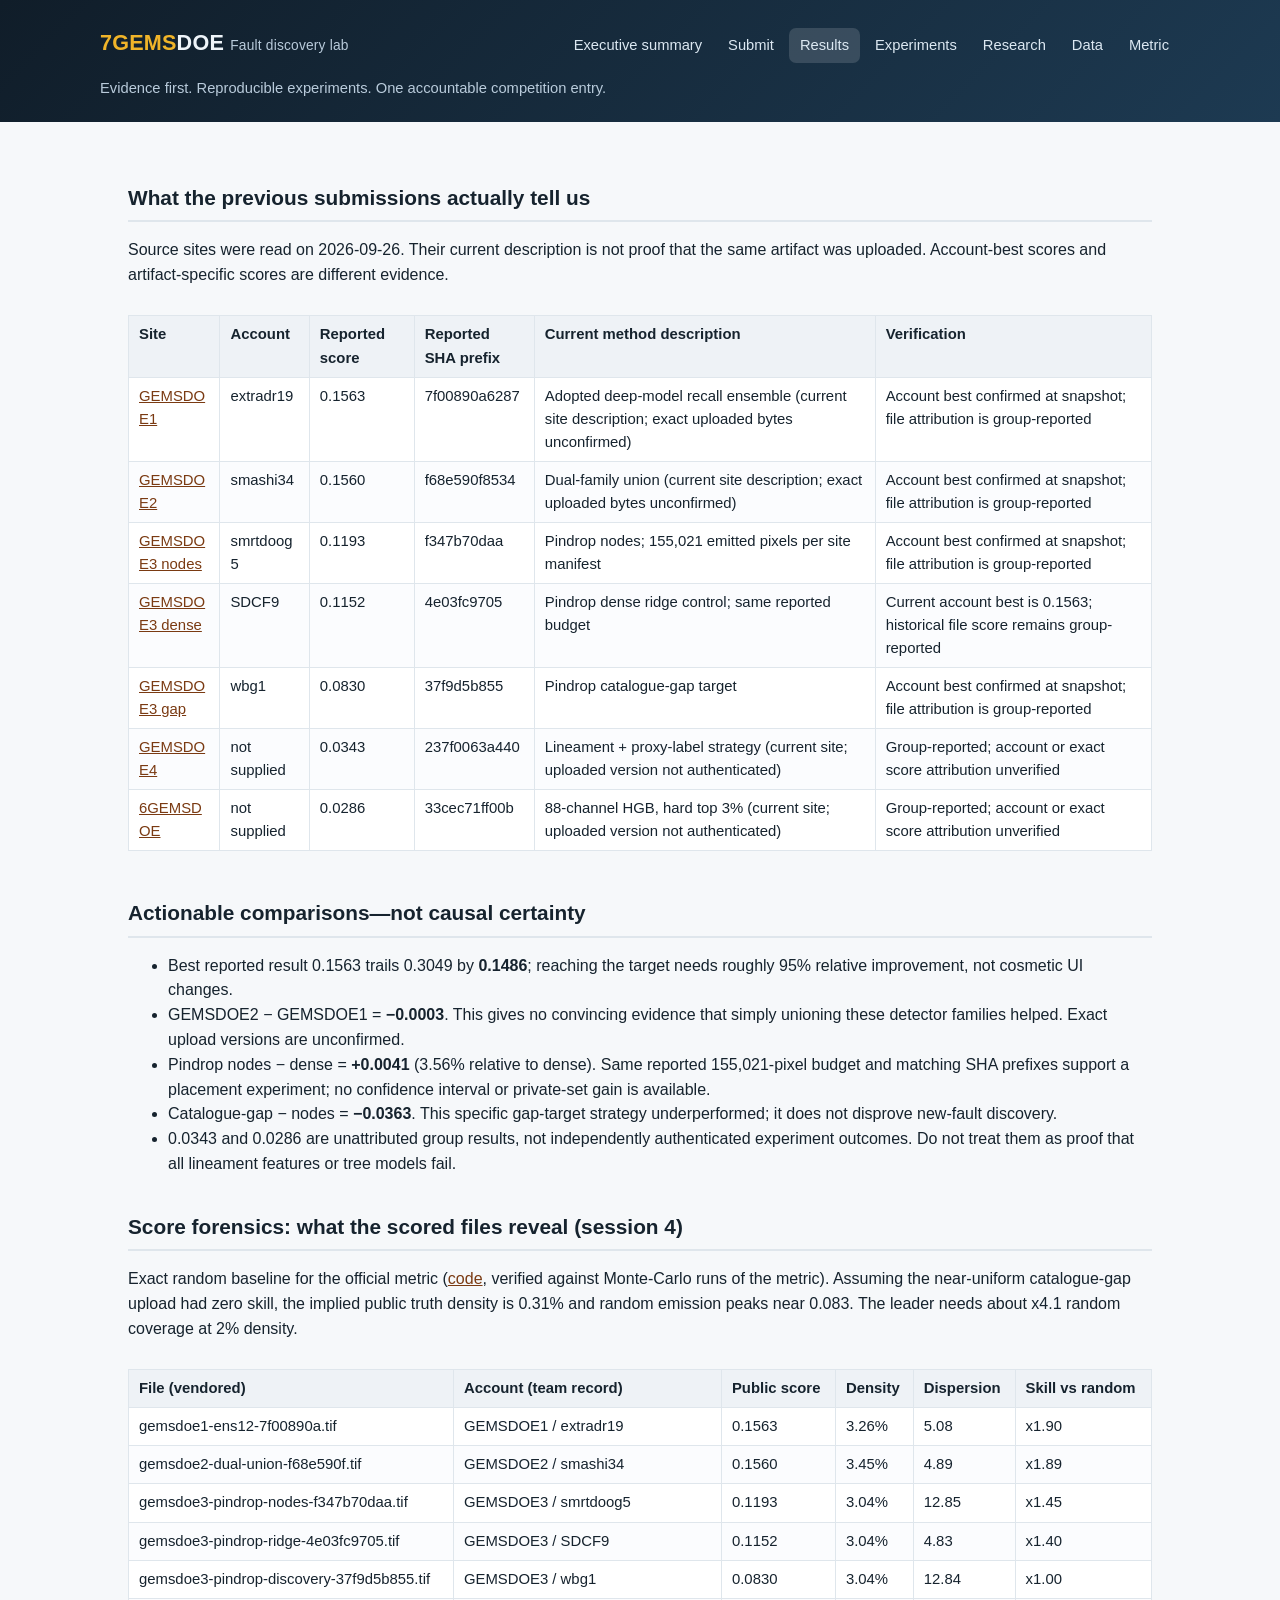
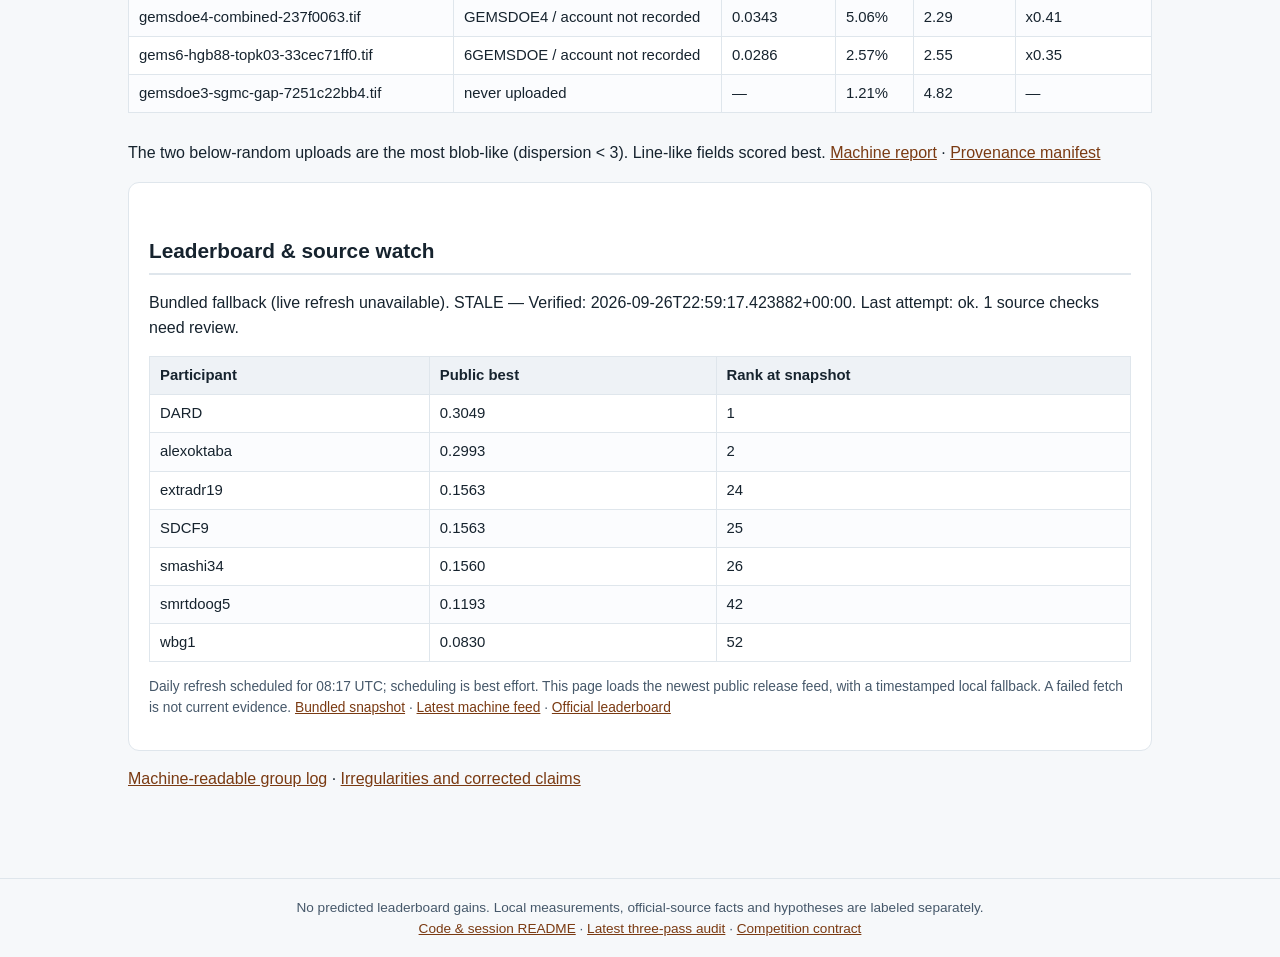
<file: results.html>
<!doctype html>
<html lang="en"><head><meta charset="utf-8"><meta name="viewport" content="width=device-width,initial-scale=1">
<title>Results audit · 7GEMSDOE</title><link rel="stylesheet" href="assets/style.css"><script src="assets/site.js" defer></script></head>
<body><a class="skip" href="#main">Skip to content</a><header class="site"><div class="wrap"><h1><span class="gem">7GEMS</span>DOE <span class="small">Fault discovery lab</span></h1>
<nav class="site" aria-label="Main navigation"><a href="index.html" >Executive summary</a><a href="how-to-submit.html" >Submit</a><a href="results.html" aria-current=page>Results</a><a href="strategy.html" >Experiments</a><a href="research.html" >Research</a><a href="data.html" >Data</a><a href="metric.html" >Metric</a></nav><p class="tag">Evidence first. Reproducible experiments. One accountable competition entry.</p></div></header>
<main id="main"><h2>What the previous submissions actually tell us</h2><p>Source sites were read on 2026-09-26. Their current description is not proof that the same artifact was uploaded. Account-best scores and artifact-specific scores are different evidence.</p>
<div class="table-scroll"><table><thead><tr><th>Site</th><th>Account</th><th>Reported score</th><th>Reported SHA prefix</th><th>Current method description</th><th>Verification</th></tr></thead><tbody><tr><td><a href="https://buffedlizard55-lab.github.io/GEMSDOE/docs/index.html">GEMSDOE1</a></td><td>extradr19</td><td>0.1563</td><td>7f00890a6287</td><td>Adopted deep-model recall ensemble (current site description; exact uploaded bytes unconfirmed)</td><td>Account best confirmed at snapshot; file attribution is group-reported</td></tr><tr><td><a href="https://buffedlizard55-lab.github.io/GEMSDOE2/docs/index.html">GEMSDOE2</a></td><td>smashi34</td><td>0.1560</td><td>f68e590f8534</td><td>Dual-family union (current site description; exact uploaded bytes unconfirmed)</td><td>Account best confirmed at snapshot; file attribution is group-reported</td></tr><tr><td><a href="https://buffedlizard55-lab.github.io/GEMSDOE3/docs/index.html">GEMSDOE3 nodes</a></td><td>smrtdoog5</td><td>0.1193</td><td>f347b70daa</td><td>Pindrop nodes; 155,021 emitted pixels per site manifest</td><td>Account best confirmed at snapshot; file attribution is group-reported</td></tr><tr><td><a href="https://buffedlizard55-lab.github.io/GEMSDOE3/docs/index.html">GEMSDOE3 dense</a></td><td>SDCF9</td><td>0.1152</td><td>4e03fc9705</td><td>Pindrop dense ridge control; same reported budget</td><td>Current account best is 0.1563; historical file score remains group-reported</td></tr><tr><td><a href="https://buffedlizard55-lab.github.io/GEMSDOE3/docs/index.html">GEMSDOE3 gap</a></td><td>wbg1</td><td>0.0830</td><td>37f9d5b855</td><td>Pindrop catalogue-gap target</td><td>Account best confirmed at snapshot; file attribution is group-reported</td></tr><tr><td><a href="https://buffedlizard55-lab.github.io/GEMSDOE4/">GEMSDOE4</a></td><td>not supplied</td><td>0.0343</td><td>237f0063a440</td><td>Lineament + proxy-label strategy (current site; uploaded version not authenticated)</td><td>Group-reported; account or exact score attribution unverified</td></tr><tr><td><a href="https://buffedlizard55-lab.github.io/6GEMSDOE/">6GEMSDOE</a></td><td>not supplied</td><td>0.0286</td><td>33cec71ff00b</td><td>88-channel HGB, hard top 3% (current site; uploaded version not authenticated)</td><td>Group-reported; account or exact score attribution unverified</td></tr></tbody></table></div>
<h2>Actionable comparisons—not causal certainty</h2><ul>
<li>Best reported result 0.1563 trails 0.3049 by <strong>0.1486</strong>; reaching the target needs roughly 95% relative improvement, not cosmetic UI changes.</li>
<li>GEMSDOE2 − GEMSDOE1 = <strong>−0.0003</strong>. This gives no convincing evidence that simply unioning these detector families helped. Exact upload versions are unconfirmed.</li>
<li>Pindrop nodes − dense = <strong>+0.0041</strong> (3.56% relative to dense). Same reported 155,021-pixel budget and matching SHA prefixes support a placement experiment; no confidence interval or private-set gain is available.</li>
<li>Catalogue-gap − nodes = <strong>−0.0363</strong>. This specific gap-target strategy underperformed; it does not disprove new-fault discovery.</li>
<li>0.0343 and 0.0286 are unattributed group results, not independently authenticated experiment outcomes. Do not treat them as proof that all lineament features or tree models fail.</li></ul>
<h2>Score forensics: what the scored files reveal (session 4)</h2>
<p>Exact random baseline for the official metric (<a href="scripts/random_baseline.py">code</a>, verified against Monte-Carlo runs of the metric). Assuming the near-uniform catalogue-gap upload had zero skill, the implied public truth density is 0.31% and random emission peaks near 0.083. The leader needs about x4.1 random coverage at 2% density.</p>
<div class="table-scroll"><table><thead><tr><th>File (vendored)</th><th>Account (team record)</th><th>Public score</th><th>Density</th><th>Dispersion</th><th>Skill vs random</th></tr></thead><tbody><tr><td>gemsdoe1-ens12-7f00890a.tif</td><td>GEMSDOE1 / extradr19</td><td>0.1563</td><td>3.26%</td><td>5.08</td><td>x1.90</td></tr><tr><td>gemsdoe2-dual-union-f68e590f.tif</td><td>GEMSDOE2 / smashi34</td><td>0.1560</td><td>3.45%</td><td>4.89</td><td>x1.89</td></tr><tr><td>gemsdoe3-pindrop-nodes-f347b70daa.tif</td><td>GEMSDOE3 / smrtdoog5</td><td>0.1193</td><td>3.04%</td><td>12.85</td><td>x1.45</td></tr><tr><td>gemsdoe3-pindrop-ridge-4e03fc9705.tif</td><td>GEMSDOE3 / SDCF9</td><td>0.1152</td><td>3.04%</td><td>4.83</td><td>x1.40</td></tr><tr><td>gemsdoe3-pindrop-discovery-37f9d5b855.tif</td><td>GEMSDOE3 / wbg1</td><td>0.0830</td><td>3.04%</td><td>12.84</td><td>x1.00</td></tr><tr><td>gemsdoe4-combined-237f0063.tif</td><td>GEMSDOE4 / account not recorded</td><td>0.0343</td><td>5.06%</td><td>2.29</td><td>x0.41</td></tr><tr><td>gems6-hgb88-topk03-33cec71ff0.tif</td><td>6GEMSDOE / account not recorded</td><td>0.0286</td><td>2.57%</td><td>2.55</td><td>x0.35</td></tr><tr><td>gemsdoe3-sgmc-gap-7251c22bb4.tif</td><td>never uploaded</td><td>—</td><td>1.21%</td><td>4.82</td><td>—</td></tr></tbody></table></div>
<p>The two below-random uploads are the most blob-like (dispersion &lt; 3). Line-like fields scored best. <a href="knowledge/session4/scored_files_analysis.json">Machine report</a> · <a href="external/scored/manifest.json">Provenance manifest</a></p>
<section class="card" id="feed"><h2>Leaderboard & source watch</h2>
<p id="feed-status" role="status">Snapshot: 2026-09-26T22:59:17.423882+00:00. Last refresh: ok.</p>
<div id="feed-rows"><div class="table-scroll"><table><thead><tr><th>Participant</th><th>Public best</th><th>Rank at snapshot</th></tr></thead><tbody><tr><td>DARD</td><td>0.3049</td><td>1</td></tr><tr><td>extradr19</td><td>0.1563</td><td>24</td></tr><tr><td>SDCF9</td><td>0.1563</td><td>25</td></tr><tr><td>smashi34</td><td>0.1560</td><td>26</td></tr><tr><td>smrtdoog5</td><td>0.1193</td><td>42</td></tr><tr><td>wbg1</td><td>0.0830</td><td>52</td></tr></tbody></table></div></div>
<p class="small">Daily refresh scheduled for 08:17 UTC; scheduling is best effort. This page loads the newest public release feed, with a timestamped local fallback. A failed fetch is not current evidence.
<a href="knowledge/feed.json">Bundled snapshot</a> · <a href="https://github.com/buffedlizard55-lab/7GEMSDOE/releases/tag/research-feed">Latest machine feed</a> · <a href="https://www.drivendata.org/competitions/306/competition-doe-gems/leaderboard/">Official leaderboard</a></p></section><p><a href="knowledge/team_results.json">Machine-readable group log</a> · <a href="knowledge/session2/review.md">Irregularities and corrected claims</a></p></main><footer class="site">No predicted leaderboard gains. Local measurements, official-source facts and hypotheses are labeled separately.<br>
<a href="https://github.com/buffedlizard55-lab/7GEMSDOE">Code &amp; session README</a> · <a href="knowledge/session7/review.md">Latest three-pass audit</a> · <a href="https://www.drivendata.org/competitions/306/competition-doe-gems/page/967/">Competition contract</a></footer></body></html>
</file>
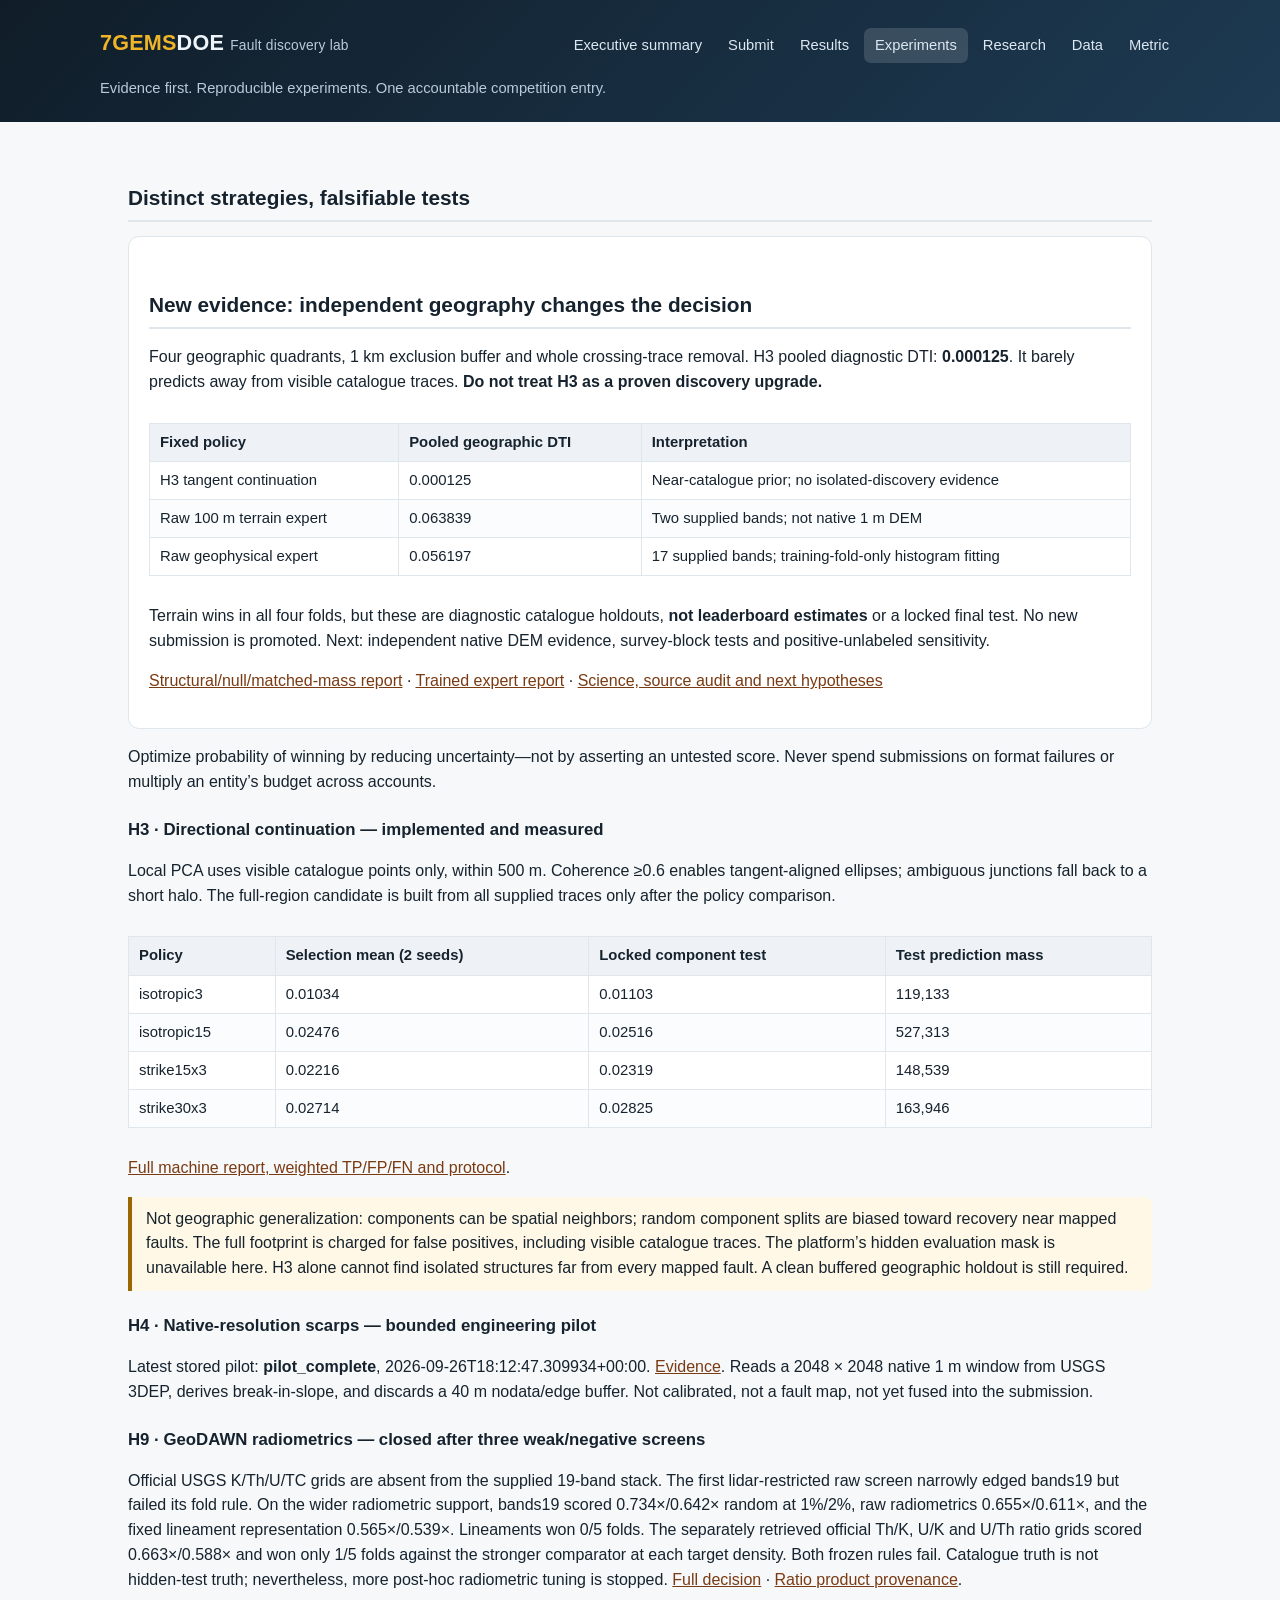
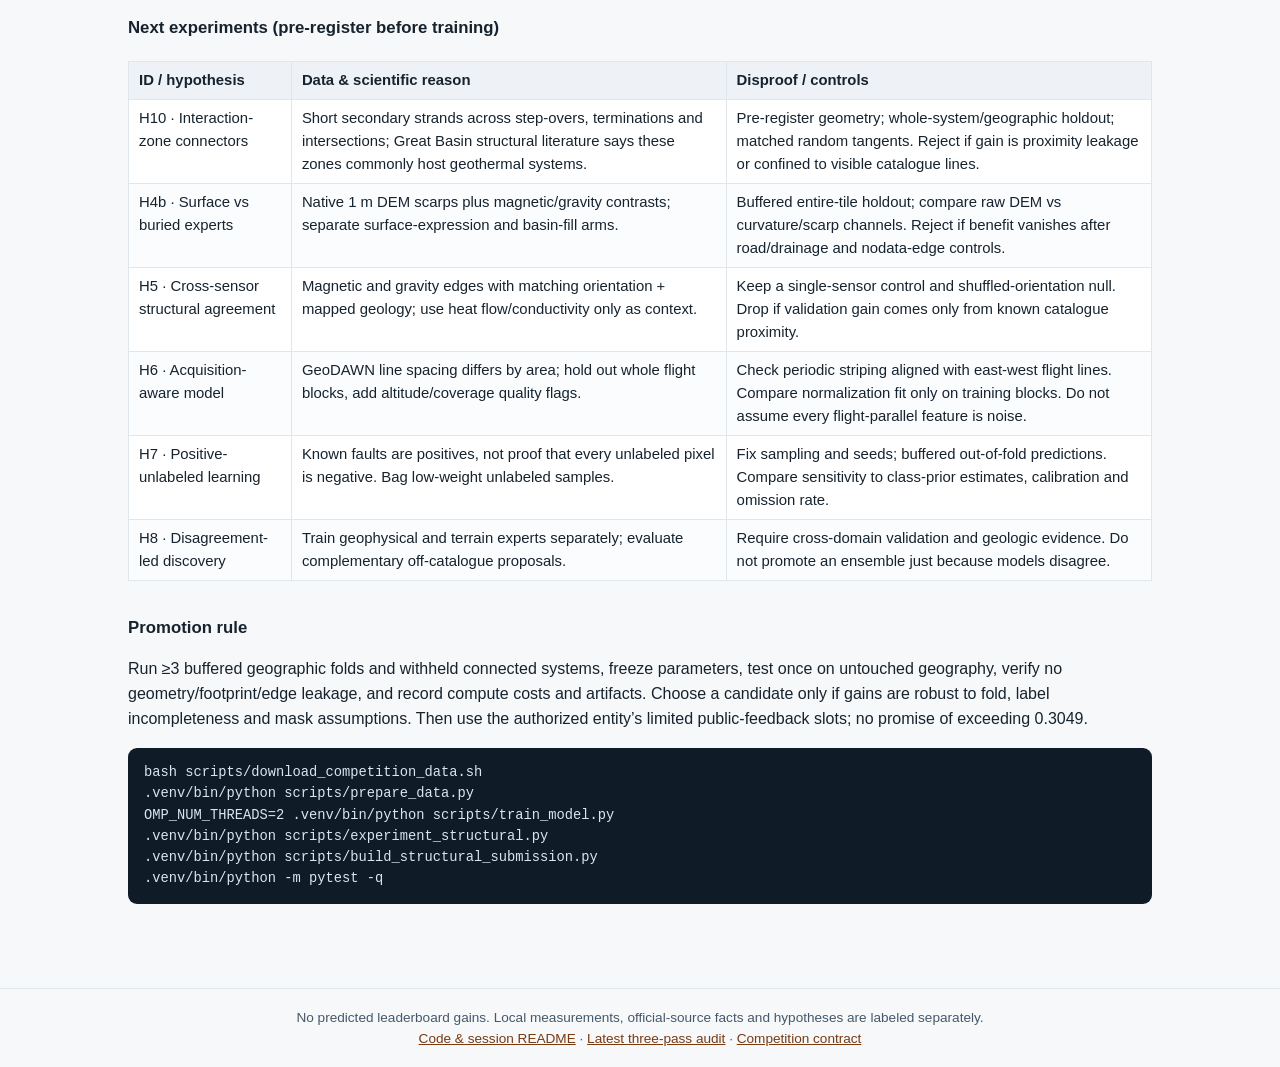
<file: strategy.html>
<!doctype html>
<html lang="en"><head><meta charset="utf-8"><meta name="viewport" content="width=device-width,initial-scale=1">
<title>Hypotheses and experiments · 7GEMSDOE</title><link rel="stylesheet" href="assets/style.css"><script src="assets/site.js" defer></script></head>
<body><a class="skip" href="#main">Skip to content</a><header class="site"><div class="wrap"><h1><span class="gem">7GEMS</span>DOE <span class="small">Fault discovery lab</span></h1>
<nav class="site" aria-label="Main navigation"><a href="index.html" >Executive summary</a><a href="how-to-submit.html" >Submit</a><a href="results.html" >Results</a><a href="strategy.html" aria-current=page>Experiments</a><a href="research.html" >Research</a><a href="data.html" >Data</a><a href="metric.html" >Metric</a></nav><p class="tag">Evidence first. Reproducible experiments. One accountable competition entry.</p></div></header>
<main id="main"><h2>Distinct strategies, falsifiable tests</h2><section class="card"><h2>New evidence: independent geography changes the decision</h2>
<p>Four geographic quadrants, 1 km exclusion buffer and whole crossing-trace removal. H3 pooled diagnostic DTI: <strong>0.000125</strong>.
It barely predicts away from visible catalogue traces. <strong>Do not treat H3 as a proven discovery upgrade.</strong></p>
<div class="table-scroll"><table><thead><tr><th>Fixed policy</th><th>Pooled geographic DTI</th><th>Interpretation</th></tr></thead><tbody><tr><td>H3 tangent continuation</td><td>0.000125</td><td>Near-catalogue prior; no isolated-discovery evidence</td></tr><tr><td>Raw 100 m terrain expert</td><td>0.063839</td><td>Two supplied bands; not native 1 m DEM</td></tr><tr><td>Raw geophysical expert</td><td>0.056197</td><td>17 supplied bands; training-fold-only histogram fitting</td></tr></tbody></table></div>
<p>Terrain wins in all four folds, but these are diagnostic catalogue holdouts, <strong>not leaderboard estimates</strong> or a locked final test. No new submission is promoted. Next: independent native DEM evidence, survey-block tests and positive-unlabeled sensitivity.</p>
<p><a href="knowledge/session3/spatial_experiment.json">Structural/null/matched-mass report</a> · <a href="knowledge/session3/expert_experiment.json">Trained expert report</a> · <a href="knowledge/session3/research.md">Science, source audit and next hypotheses</a></p></section>
<p>Optimize probability of winning by reducing uncertainty—not by asserting an untested score. Never spend submissions on format failures or multiply an entity’s budget across accounts.</p>
<h3>H3 · Directional continuation — implemented and measured</h3>
<p>Local PCA uses visible catalogue points only, within 500 m. Coherence ≥0.6 enables tangent-aligned ellipses; ambiguous junctions fall back to a short halo. The full-region candidate is built from all supplied traces only after the policy comparison.</p>
<div class="table-scroll"><table><thead><tr><th>Policy</th><th>Selection mean (2 seeds)</th><th>Locked component test</th><th>Test prediction mass</th></tr></thead><tbody><tr><td>isotropic3</td><td>0.01034</td><td>0.01103</td><td>119,133</td></tr><tr><td>isotropic15</td><td>0.02476</td><td>0.02516</td><td>527,313</td></tr><tr><td>strike15x3</td><td>0.02216</td><td>0.02319</td><td>148,539</td></tr><tr><td>strike30x3</td><td>0.02714</td><td>0.02825</td><td>163,946</td></tr></tbody></table></div>
<p><a href="knowledge/session2/structural_experiment.json">Full machine report, weighted TP/FP/FN and protocol</a>.</p>
<aside class="note">Not geographic generalization: components can be spatial neighbors; random component splits are biased toward recovery near mapped faults. The full footprint is charged for false positives, including visible catalogue traces. The platform’s hidden evaluation mask is unavailable here. H3 alone cannot find isolated structures far from every mapped fault. A clean buffered geographic holdout is still required.</aside>
<h3>H4 · Native-resolution scarps — bounded engineering pilot</h3><p>Latest stored pilot: <strong>pilot_complete</strong>, 2026-09-26T18:12:47.309934+00:00. <a href="knowledge/session2/dem_pilot.json">Evidence</a>.
Reads a 2048 × 2048 native 1 m window from USGS 3DEP, derives break-in-slope, and discards a 40 m nodata/edge buffer. Not calibrated, not a fault map, not yet fused into the submission.</p>
<h3>H9 · GeoDAWN radiometrics — closed after three weak/negative screens</h3>
<p>Official USGS K/Th/U/TC grids are absent from the supplied 19-band stack. The first lidar-restricted raw screen narrowly edged bands19 but failed its fold rule. On the wider radiometric support, bands19 scored 0.734×/0.642× random at 1%/2%, raw radiometrics 0.655×/0.611×, and the fixed lineament representation 0.565×/0.539×. Lineaments won 0/5 folds. The separately retrieved official Th/K, U/K and U/Th ratio grids scored 0.663×/0.588× and won only 1/5 folds against the stronger comparator at each target density. Both frozen rules fail. Catalogue truth is not hidden-test truth; nevertheless, more post-hoc radiometric tuning is stopped. <a href="knowledge/session7/research.md">Full decision</a> · <a href="external/geodawn_extensions/geodawn_extensions.json">Ratio product provenance</a>.</p>
<h3>Next experiments (pre-register before training)</h3>
<div class="table-scroll"><table><thead><tr><th>ID / hypothesis</th><th>Data &amp; scientific reason</th><th>Disproof / controls</th></tr></thead><tbody><tr><td>H10 · Interaction-zone connectors</td><td>Short secondary strands across step-overs, terminations and intersections; Great Basin structural literature says these zones commonly host geothermal systems.</td><td>Pre-register geometry; whole-system/geographic holdout; matched random tangents. Reject if gain is proximity leakage or confined to visible catalogue lines.</td></tr><tr><td>H4b · Surface vs buried experts</td><td>Native 1 m DEM scarps plus magnetic/gravity contrasts; separate surface-expression and basin-fill arms.</td><td>Buffered entire-tile holdout; compare raw DEM vs curvature/scarp channels. Reject if benefit vanishes after road/drainage and nodata-edge controls.</td></tr><tr><td>H5 · Cross-sensor structural agreement</td><td>Magnetic and gravity edges with matching orientation + mapped geology; use heat flow/conductivity only as context.</td><td>Keep a single-sensor control and shuffled-orientation null. Drop if validation gain comes only from known catalogue proximity.</td></tr><tr><td>H6 · Acquisition-aware model</td><td>GeoDAWN line spacing differs by area; hold out whole flight blocks, add altitude/coverage quality flags.</td><td>Check periodic striping aligned with east-west flight lines. Compare normalization fit only on training blocks. Do not assume every flight-parallel feature is noise.</td></tr><tr><td>H7 · Positive-unlabeled learning</td><td>Known faults are positives, not proof that every unlabeled pixel is negative. Bag low-weight unlabeled samples.</td><td>Fix sampling and seeds; buffered out-of-fold predictions. Compare sensitivity to class-prior estimates, calibration and omission rate.</td></tr><tr><td>H8 · Disagreement-led discovery</td><td>Train geophysical and terrain experts separately; evaluate complementary off-catalogue proposals.</td><td>Require cross-domain validation and geologic evidence. Do not promote an ensemble just because models disagree.</td></tr></tbody></table></div>
<h3>Promotion rule</h3><p>Run ≥3 buffered geographic folds and withheld connected systems, freeze parameters, test once on untouched geography, verify no geometry/footprint/edge leakage, and record compute costs and artifacts. Choose a candidate only if gains are robust to fold, label incompleteness and mask assumptions. Then use the authorized entity’s limited public-feedback slots; no promise of exceeding 0.3049.</p>
<pre>bash scripts/download_competition_data.sh
.venv/bin/python scripts/prepare_data.py
OMP_NUM_THREADS=2 .venv/bin/python scripts/train_model.py
.venv/bin/python scripts/experiment_structural.py
.venv/bin/python scripts/build_structural_submission.py
.venv/bin/python -m pytest -q</pre></main><footer class="site">No predicted leaderboard gains. Local measurements, official-source facts and hypotheses are labeled separately.<br>
<a href="https://github.com/buffedlizard55-lab/7GEMSDOE">Code &amp; session README</a> · <a href="knowledge/session7/review.md">Latest three-pass audit</a> · <a href="https://www.drivendata.org/competitions/306/competition-doe-gems/page/967/">Competition contract</a></footer></body></html>
</file>
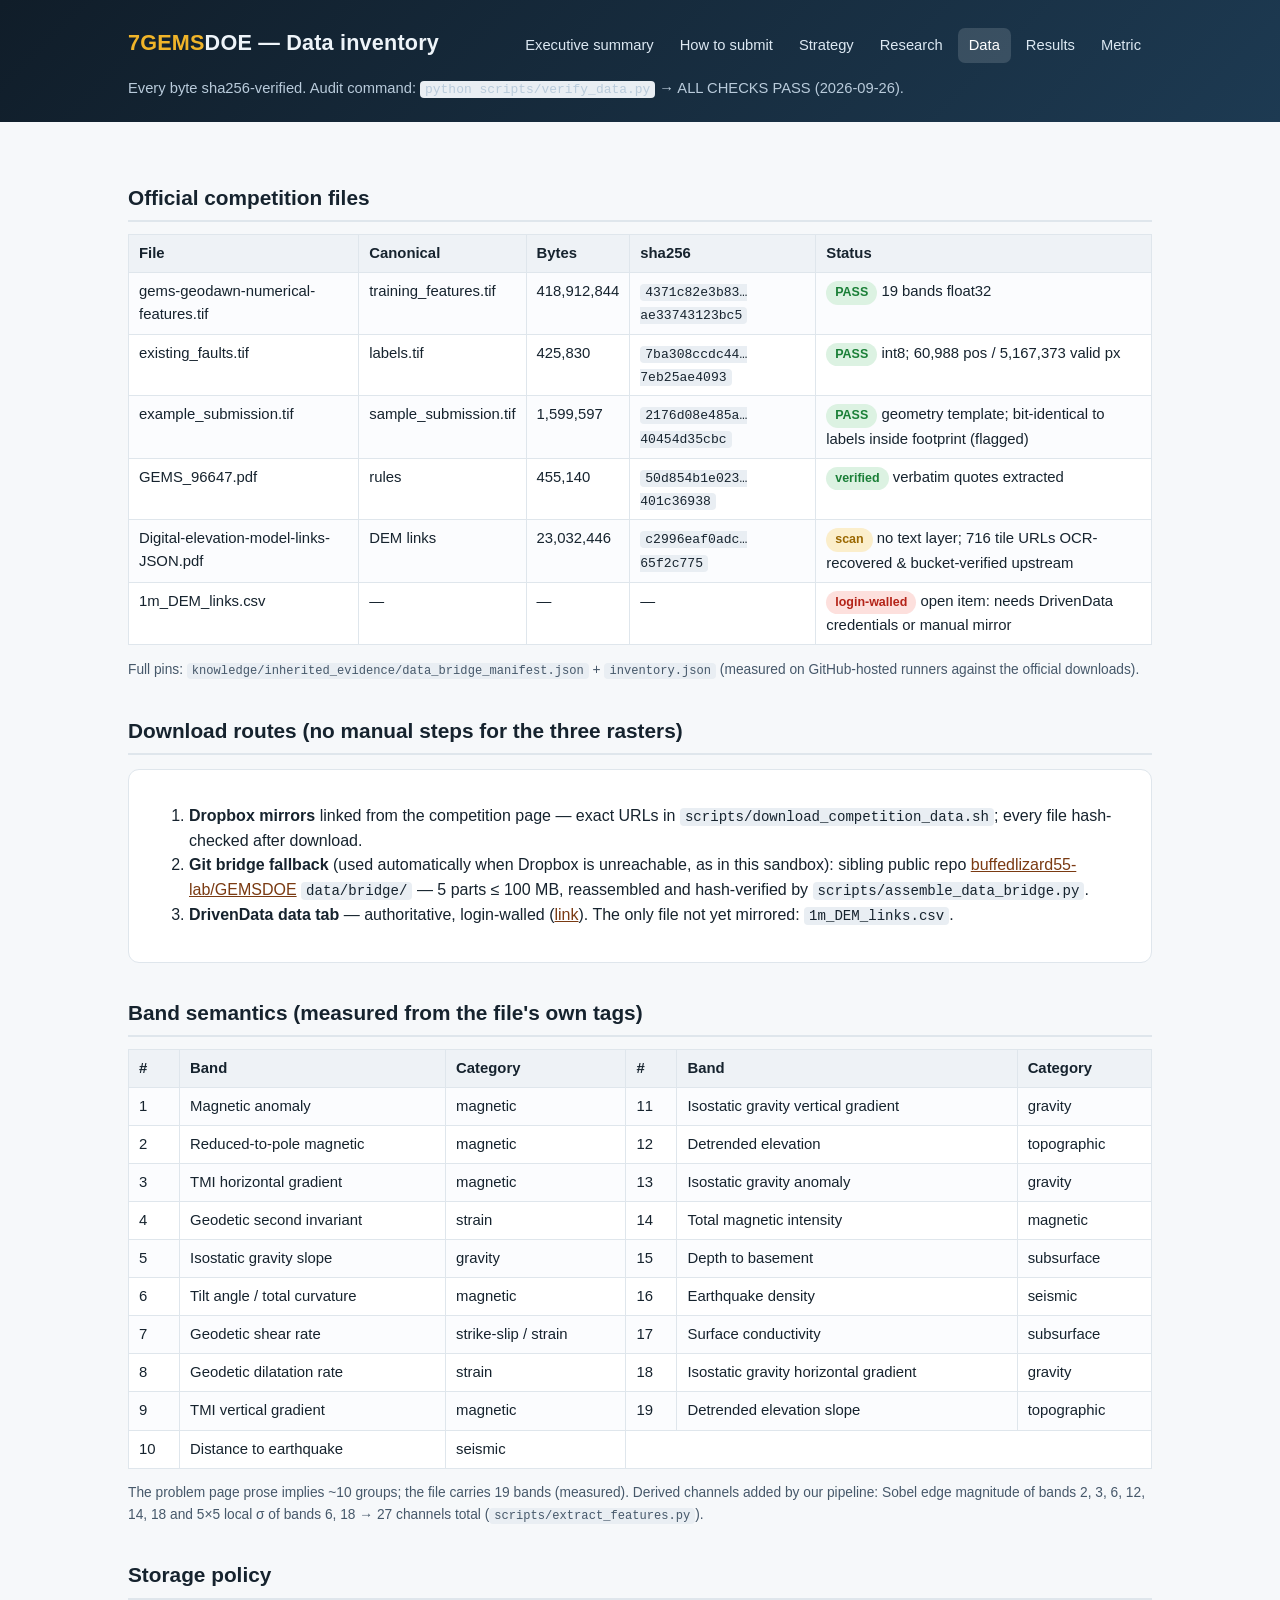
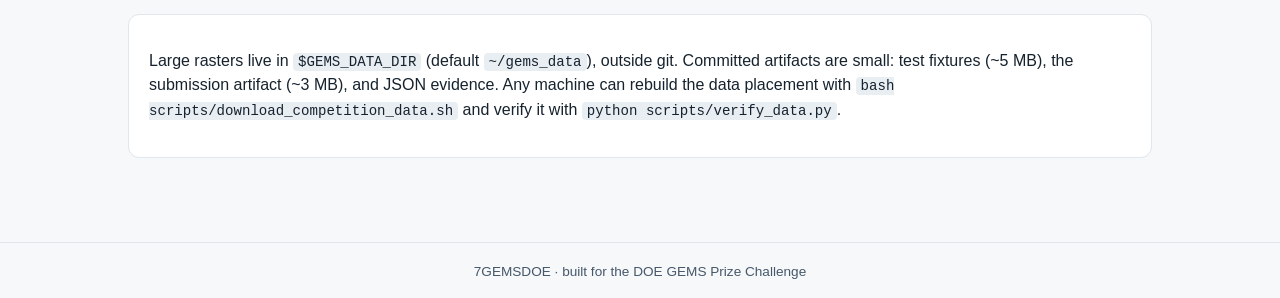
<file: docs/data.html>
<!DOCTYPE html>
<html lang="en">
<head>
<meta charset="utf-8">
<meta name="viewport" content="width=device-width, initial-scale=1">
<title>Data — 7GEMSDOE</title>
<link rel="stylesheet" href="assets/style.css">
</head>
<body>
<header class="site">
  <div class="wrap" style="max-width:1060px;margin:0 auto;padding:0 18px;">
    <h1><span class="gem">7GEMS</span>DOE — Data inventory</h1>
    <nav class="site">
      <a href="index.html">Executive summary</a>
      <a href="how-to-submit.html">How to submit</a>
      <a href="strategy.html">Strategy</a>
      <a href="research.html">Research</a>
      <a class="active" href="data.html">Data</a>
      <a href="results.html">Results</a>
      <a href="metric.html">Metric</a>
    </nav>
    <p class="tag">Every byte sha256-verified. Audit command: <code>python scripts/verify_data.py</code> → ALL CHECKS PASS (2026-09-26).</p>
  </div>
</header>
<main>

<h2>Official competition files</h2>
<table>
  <tr><th>File</th><th>Canonical</th><th>Bytes</th><th>sha256</th><th>Status</th></tr>
  <tr><td>gems-geodawn-numerical-features.tif</td><td>training_features.tif</td><td>418,912,844</td>
      <td><code>4371c82e3b83…ae33743123bc5</code></td><td><span class="pill ok">PASS</span> 19 bands float32</td></tr>
  <tr><td>existing_faults.tif</td><td>labels.tif</td><td>425,830</td>
      <td><code>7ba308ccdc44…7eb25ae4093</code></td><td><span class="pill ok">PASS</span> int8; 60,988 pos / 5,167,373 valid px</td></tr>
  <tr><td>example_submission.tif</td><td>sample_submission.tif</td><td>1,599,597</td>
      <td><code>2176d08e485a…40454d35cbc</code></td><td><span class="pill ok">PASS</span> geometry template; bit-identical to labels inside footprint (flagged)</td></tr>
  <tr><td>GEMS_96647.pdf</td><td>rules</td><td>455,140</td>
      <td><code>50d854b1e023…401c36938</code></td><td><span class="pill ok">verified</span> verbatim quotes extracted</td></tr>
  <tr><td>Digital-elevation-model-links-JSON.pdf</td><td>DEM links</td><td>23,032,446</td>
      <td><code>c2996eaf0adc…65f2c775</code></td><td><span class="pill warn">scan</span> no text layer; 716 tile URLs OCR-recovered &amp; bucket-verified upstream</td></tr>
  <tr><td>1m_DEM_links.csv</td><td>—</td><td>—</td><td>—</td><td><span class="pill bad">login-walled</span> open item: needs DrivenData credentials or manual mirror</td></tr>
</table>
<p class="small">Full pins: <code>knowledge/inherited_evidence/data_bridge_manifest.json</code> +
<code>inventory.json</code> (measured on GitHub-hosted runners against the official downloads).</p>

<h2>Download routes (no manual steps for the three rasters)</h2>
<div class="card">
  <ol>
    <li><strong>Dropbox mirrors</strong> linked from the competition page — exact URLs in
        <code>scripts/download_competition_data.sh</code>; every file hash-checked after download.</li>
    <li><strong>Git bridge fallback</strong> (used automatically when Dropbox is unreachable, as in this
        sandbox): sibling public repo
        <a href="https://github.com/buffedlizard55-lab/GEMSDOE">buffedlizard55-lab/GEMSDOE</a>
        <code>data/bridge/</code> — 5 parts ≤ 100 MB, reassembled and hash-verified by
        <code>scripts/assemble_data_bridge.py</code>.</li>
    <li><strong>DrivenData data tab</strong> — authoritative, login-walled
        (<a href="https://www.drivendata.org/competitions/306/competition-doe-gems/data/">link</a>).
        The only file not yet mirrored: <code>1m_DEM_links.csv</code>.</li>
  </ol>
</div>

<h2>Band semantics (measured from the file's own tags)</h2>
<table>
  <tr><th>#</th><th>Band</th><th>Category</th><th>#</th><th>Band</th><th>Category</th></tr>
  <tr><td>1</td><td>Magnetic anomaly</td><td>magnetic</td><td>11</td><td>Isostatic gravity vertical gradient</td><td>gravity</td></tr>
  <tr><td>2</td><td>Reduced-to-pole magnetic</td><td>magnetic</td><td>12</td><td>Detrended elevation</td><td>topographic</td></tr>
  <tr><td>3</td><td>TMI horizontal gradient</td><td>magnetic</td><td>13</td><td>Isostatic gravity anomaly</td><td>gravity</td></tr>
  <tr><td>4</td><td>Geodetic second invariant</td><td>strain</td><td>14</td><td>Total magnetic intensity</td><td>magnetic</td></tr>
  <tr><td>5</td><td>Isostatic gravity slope</td><td>gravity</td><td>15</td><td>Depth to basement</td><td>subsurface</td></tr>
  <tr><td>6</td><td>Tilt angle / total curvature</td><td>magnetic</td><td>16</td><td>Earthquake density</td><td>seismic</td></tr>
  <tr><td>7</td><td>Geodetic shear rate</td><td>strike-slip / strain</td><td>17</td><td>Surface conductivity</td><td>subsurface</td></tr>
  <tr><td>8</td><td>Geodetic dilatation rate</td><td>strain</td><td>18</td><td>Isostatic gravity horizontal gradient</td><td>gravity</td></tr>
  <tr><td>9</td><td>TMI vertical gradient</td><td>magnetic</td><td>19</td><td>Detrended elevation slope</td><td>topographic</td></tr>
  <tr><td>10</td><td>Distance to earthquake</td><td>seismic</td><td colspan="3"></td></tr>
</table>
<p class="small">The problem page prose implies ~10 groups; the file carries 19 bands (measured).
Derived channels added by our pipeline: Sobel edge magnitude of bands 2, 3, 6, 12, 14, 18 and 5×5
local σ of bands 6, 18 → 27 channels total (<code>scripts/extract_features.py</code>).</p>

<h2>Storage policy</h2>
<div class="card">
  <p>Large rasters live in <code>$GEMS_DATA_DIR</code> (default <code>~/gems_data</code>), outside git.
  Committed artifacts are small: test fixtures (~5 MB), the submission artifact (~3 MB), and JSON
  evidence. Any machine can rebuild the data placement with
  <code>bash scripts/download_competition_data.sh</code> and verify it with
  <code>python scripts/verify_data.py</code>.</p>
</div>

</main>
<footer class="site">7GEMSDOE · built for the DOE GEMS Prize Challenge</footer>
</body>
</html>
</file>
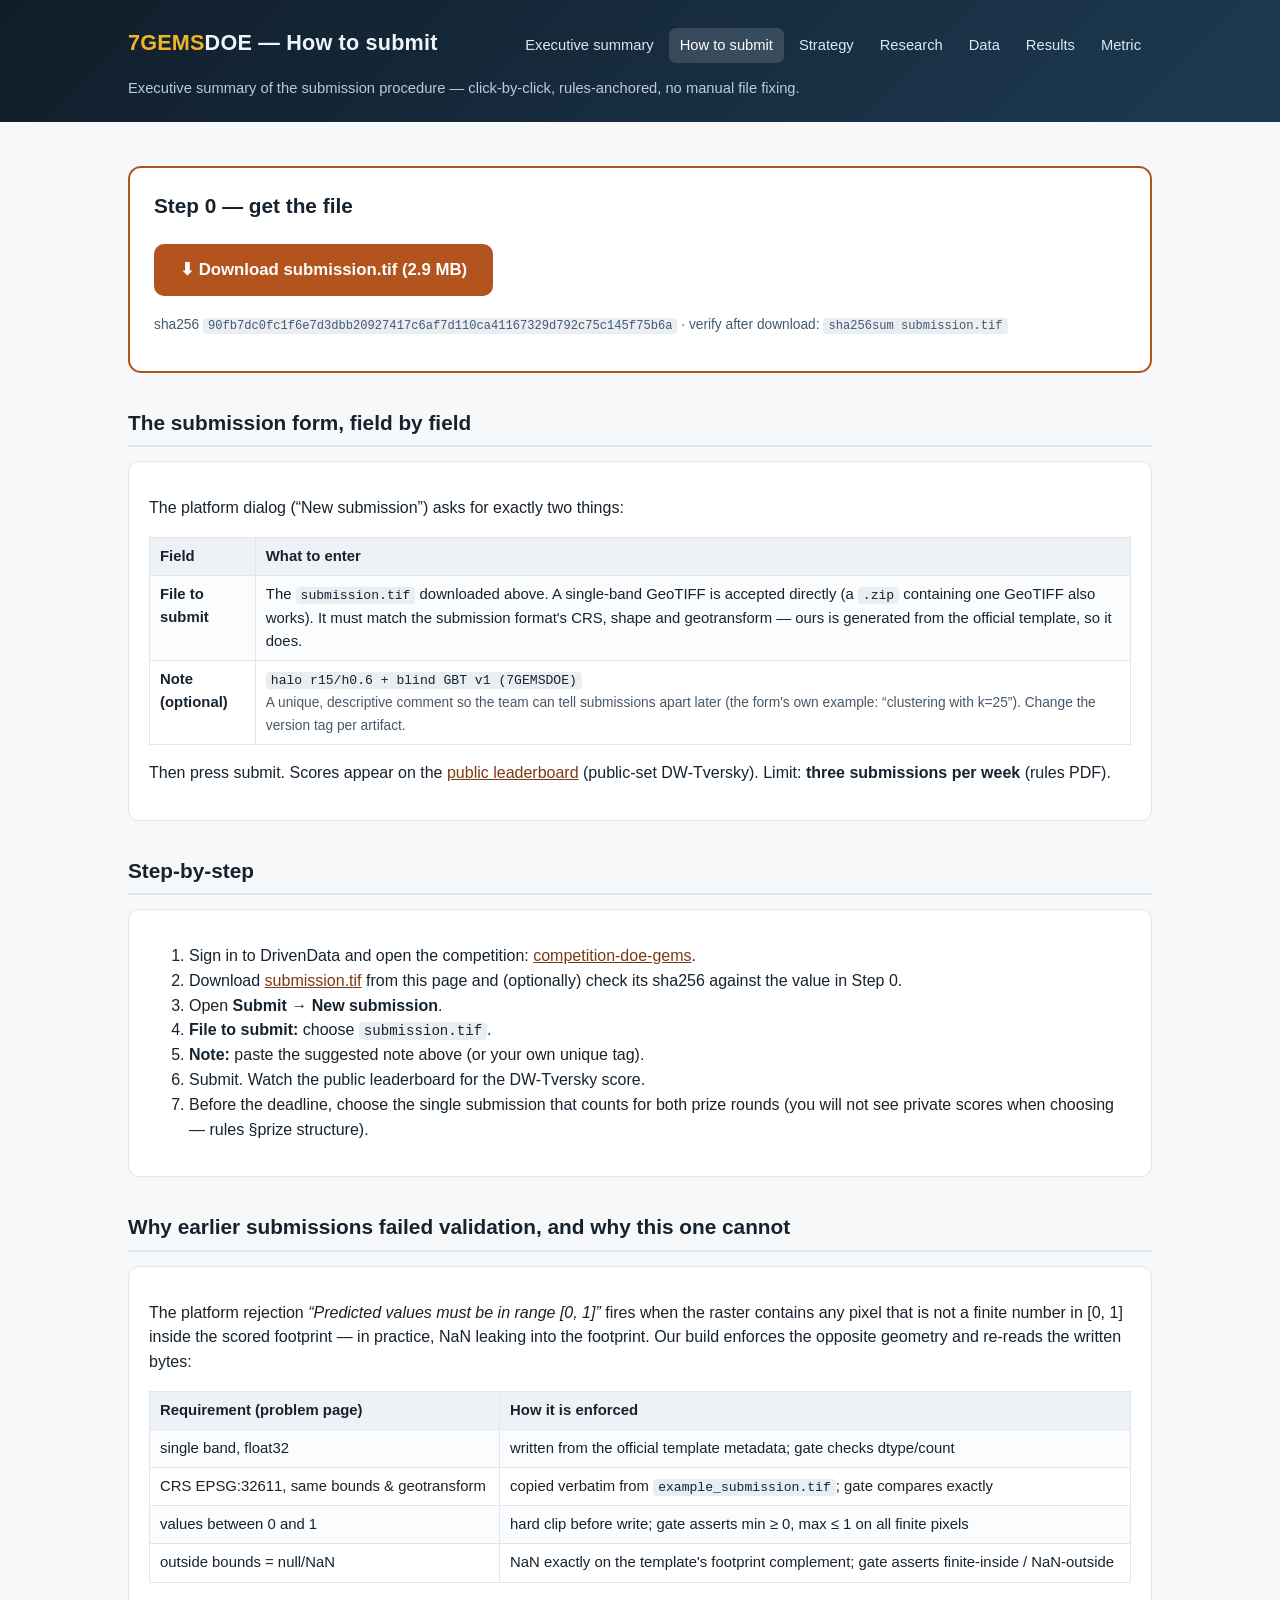
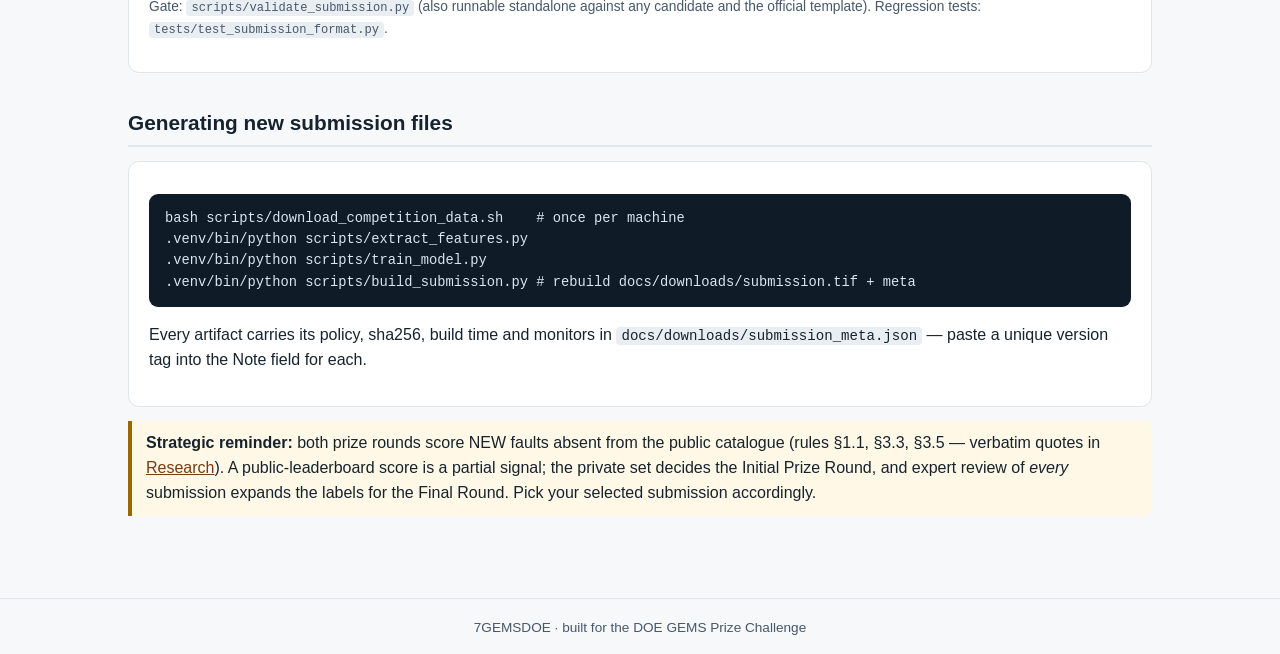
<file: docs/how-to-submit.html>
<!DOCTYPE html>
<html lang="en">
<head>
<meta charset="utf-8">
<meta name="viewport" content="width=device-width, initial-scale=1">
<title>How to submit — 7GEMSDOE</title>
<link rel="stylesheet" href="assets/style.css">
</head>
<body>
<header class="site">
  <div class="wrap" style="max-width:1060px;margin:0 auto;padding:0 18px;">
    <h1><span class="gem">7GEMS</span>DOE — How to submit</h1>
    <nav class="site">
      <a href="index.html">Executive summary</a>
      <a class="active" href="how-to-submit.html">How to submit</a>
      <a href="strategy.html">Strategy</a>
      <a href="research.html">Research</a>
      <a href="data.html">Data</a>
      <a href="results.html">Results</a>
      <a href="metric.html">Metric</a>
    </nav>
    <p class="tag">Executive summary of the submission procedure — click-by-click, rules-anchored, no manual file fixing.</p>
  </div>
</header>
<main>

<section class="hero">
  <h2>Step 0 — get the file</h2>
  <a class="btn" href="downloads/submission.tif" download>⬇ Download submission.tif (2.9 MB)</a>
  <p class="small">sha256 <code>90fb7dc0fc1f6e7d3dbb20927417c6af7d110ca41167329d792c75c145f75b6a</code> ·
  verify after download: <code>sha256sum submission.tif</code></p>
</section>

<h2>The submission form, field by field</h2>
<div class="card">
  <p>The platform dialog (“New submission”) asks for exactly two things:</p>
  <table>
    <tr><th>Field</th><th>What to enter</th></tr>
    <tr><td><strong>File to submit</strong></td>
        <td>The <code>submission.tif</code> downloaded above. A single-band GeoTIFF is accepted
        directly (a <code>.zip</code> containing one GeoTIFF also works). It must match the submission
        format's CRS, shape and geotransform — ours is generated from the official template, so it does.</td></tr>
    <tr><td><strong>Note (optional)</strong></td>
        <td><code>halo r15/h0.6 + blind GBT v1 (7GEMSDOE)</code><br>
        <span class="small">A unique, descriptive comment so the team can tell submissions apart later
        (the form's own example: “clustering with k=25”). Change the version tag per artifact.</span></td></tr>
  </table>
  <p>Then press submit. Scores appear on the <a href="https://www.drivendata.org/competitions/306/competition-doe-gems/leaderboard/">public leaderboard</a>
  (public-set DW-Tversky). Limit: <strong>three submissions per week</strong> (rules PDF).</p>
</div>

<h2>Step-by-step</h2>
<div class="card">
  <ol>
    <li>Sign in to DrivenData and open the competition:
        <a href="https://www.drivendata.org/competitions/306/competition-doe-gems/">competition-doe-gems</a>.</li>
    <li>Download <a href="downloads/submission.tif" download>submission.tif</a> from this page and
        (optionally) check its sha256 against the value in Step 0.</li>
    <li>Open <strong>Submit</strong> → <strong>New submission</strong>.</li>
    <li><strong>File to submit:</strong> choose <code>submission.tif</code>.</li>
    <li><strong>Note:</strong> paste the suggested note above (or your own unique tag).</li>
    <li>Submit. Watch the public leaderboard for the DW-Tversky score.</li>
    <li>Before the deadline, choose the single submission that counts for both prize rounds
        (you will not see private scores when choosing — rules §prize structure).</li>
  </ol>
</div>

<h2>Why earlier submissions failed validation, and why this one cannot</h2>
<div class="card">
  <p>The platform rejection <em>“Predicted values must be in range [0, 1]”</em> fires when the raster
  contains any pixel that is not a finite number in [0, 1] inside the scored footprint — in practice,
  NaN leaking into the footprint. Our build enforces the opposite geometry and re-reads the written
  bytes:</p>
  <table>
    <tr><th>Requirement (problem page)</th><th>How it is enforced</th></tr>
    <tr><td>single band, float32</td><td>written from the official template metadata; gate checks dtype/count</td></tr>
    <tr><td>CRS EPSG:32611, same bounds &amp; geotransform</td><td>copied verbatim from <code>example_submission.tif</code>; gate compares exactly</td></tr>
    <tr><td>values between 0 and 1</td><td>hard clip before write; gate asserts min ≥ 0, max ≤ 1 on all finite pixels</td></tr>
    <tr><td>outside bounds = null/NaN</td><td>NaN exactly on the template's footprint complement; gate asserts finite-inside / NaN-outside</td></tr>
  </table>
  <p class="small">Gate: <code>scripts/validate_submission.py</code> (also runnable standalone against any
  candidate and the official template). Regression tests: <code>tests/test_submission_format.py</code>.</p>
</div>

<h2>Generating new submission files</h2>
<div class="card">
  <pre>bash scripts/download_competition_data.sh    # once per machine
.venv/bin/python scripts/extract_features.py
.venv/bin/python scripts/train_model.py
.venv/bin/python scripts/build_submission.py # rebuild docs/downloads/submission.tif + meta</pre>
  <p>Every artifact carries its policy, sha256, build time and monitors in
  <code>docs/downloads/submission_meta.json</code> — paste a unique version tag into the Note field for each.</p>
</div>

<div class="note"><strong>Strategic reminder:</strong> both prize rounds score NEW faults absent from the
public catalogue (rules §1.1, §3.3, §3.5 — verbatim quotes in <a href="research.html">Research</a>).
A public-leaderboard score is a partial signal; the private set decides the Initial Prize Round, and
expert review of <em>every</em> submission expands the labels for the Final Round. Pick your selected
submission accordingly.</div>

</main>
<footer class="site">7GEMSDOE · built for the DOE GEMS Prize Challenge</footer>
</body>
</html>
</file>
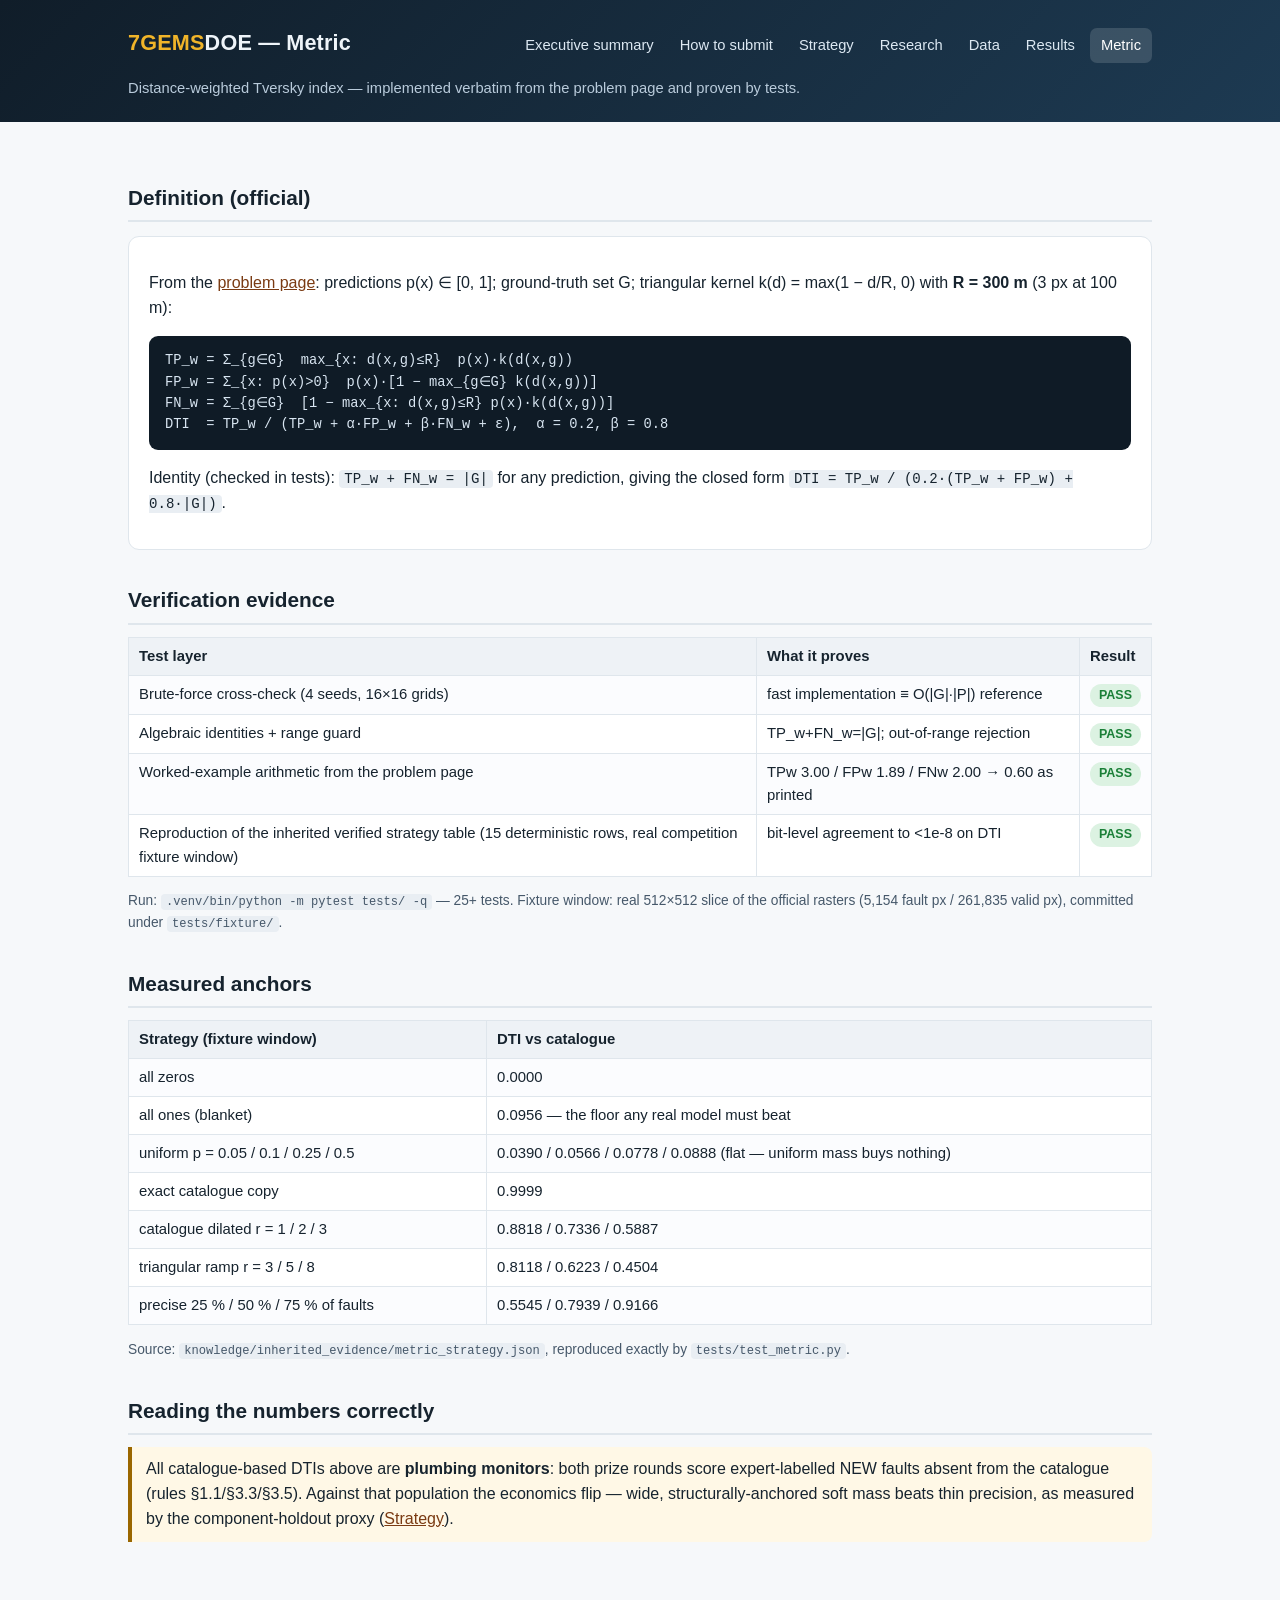
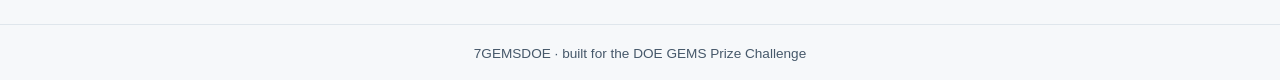
<file: docs/metric.html>
<!DOCTYPE html>
<html lang="en">
<head>
<meta charset="utf-8">
<meta name="viewport" content="width=device-width, initial-scale=1">
<title>Metric — 7GEMSDOE</title>
<link rel="stylesheet" href="assets/style.css">
</head>
<body>
<header class="site">
  <div class="wrap" style="max-width:1060px;margin:0 auto;padding:0 18px;">
    <h1><span class="gem">7GEMS</span>DOE — Metric</h1>
    <nav class="site">
      <a href="index.html">Executive summary</a>
      <a href="how-to-submit.html">How to submit</a>
      <a href="strategy.html">Strategy</a>
      <a href="research.html">Research</a>
      <a href="data.html">Data</a>
      <a href="results.html">Results</a>
      <a class="active" href="metric.html">Metric</a>
    </nav>
    <p class="tag">Distance-weighted Tversky index — implemented verbatim from the problem page and proven by tests.</p>
  </div>
</header>
<main>

<h2>Definition (official)</h2>
<div class="card">
  <p>From the <a href="https://www.drivendata.org/competitions/306/competition-doe-gems/page/967/#performance-metric">problem page</a>:
  predictions p(x) ∈ [0, 1]; ground-truth set G; triangular kernel k(d) = max(1 − d/R, 0) with
  <strong>R = 300 m</strong> (3 px at 100 m):</p>
  <pre>TP_w = Σ_{g∈G}  max_{x: d(x,g)≤R}  p(x)·k(d(x,g))
FP_w = Σ_{x: p(x)>0}  p(x)·[1 − max_{g∈G} k(d(x,g))]
FN_w = Σ_{g∈G}  [1 − max_{x: d(x,g)≤R} p(x)·k(d(x,g))]
DTI  = TP_w / (TP_w + α·FP_w + β·FN_w + ε),  α = 0.2, β = 0.8</pre>
  <p>Identity (checked in tests): <code>TP_w + FN_w = |G|</code> for any prediction, giving the closed form
  <code>DTI = TP_w / (0.2·(TP_w + FP_w) + 0.8·|G|)</code>.</p>
</div>

<h2>Verification evidence</h2>
<table>
  <tr><th>Test layer</th><th>What it proves</th><th>Result</th></tr>
  <tr><td>Brute-force cross-check (4 seeds, 16×16 grids)</td><td>fast implementation ≡ O(|G|·|P|) reference</td><td><span class="pill ok">PASS</span></td></tr>
  <tr><td>Algebraic identities + range guard</td><td>TP_w+FN_w=|G|; out-of-range rejection</td><td><span class="pill ok">PASS</span></td></tr>
  <tr><td>Worked-example arithmetic from the problem page</td><td>TPw 3.00 / FPw 1.89 / FNw 2.00 → 0.60 as printed</td><td><span class="pill ok">PASS</span></td></tr>
  <tr><td>Reproduction of the inherited verified strategy table (15 deterministic rows, real competition fixture window)</td><td>bit-level agreement to &lt;1e-8 on DTI</td><td><span class="pill ok">PASS</span></td></tr>
</table>
<p class="small">Run: <code>.venv/bin/python -m pytest tests/ -q</code> — 25+ tests. Fixture window: real
512×512 slice of the official rasters (5,154 fault px / 261,835 valid px), committed under
<code>tests/fixture/</code>.</p>

<h2>Measured anchors</h2>
<table>
  <tr><th>Strategy (fixture window)</th><th>DTI vs catalogue</th></tr>
  <tr><td>all zeros</td><td>0.0000</td></tr>
  <tr><td>all ones (blanket)</td><td>0.0956 — the floor any real model must beat</td></tr>
  <tr><td>uniform p = 0.05 / 0.1 / 0.25 / 0.5</td><td>0.0390 / 0.0566 / 0.0778 / 0.0888 (flat — uniform mass buys nothing)</td></tr>
  <tr><td>exact catalogue copy</td><td>0.9999</td></tr>
  <tr><td>catalogue dilated r = 1 / 2 / 3</td><td>0.8818 / 0.7336 / 0.5887</td></tr>
  <tr><td>triangular ramp r = 3 / 5 / 8</td><td>0.8118 / 0.6223 / 0.4504</td></tr>
  <tr><td>precise 25 % / 50 % / 75 % of faults</td><td>0.5545 / 0.7939 / 0.9166</td></tr>
</table>
<p class="small">Source: <code>knowledge/inherited_evidence/metric_strategy.json</code>, reproduced exactly by
<code>tests/test_metric.py</code>.</p>

<h2>Reading the numbers correctly</h2>
<div class="note">All catalogue-based DTIs above are <strong>plumbing monitors</strong>: both prize rounds score
expert-labelled NEW faults absent from the catalogue (rules §1.1/§3.3/§3.5). Against that population the
economics flip — wide, structurally-anchored soft mass beats thin precision, as measured by the
component-holdout proxy (<a href="strategy.html">Strategy</a>).</div>

</main>
<footer class="site">7GEMSDOE · built for the DOE GEMS Prize Challenge</footer>
</body>
</html>
</file>
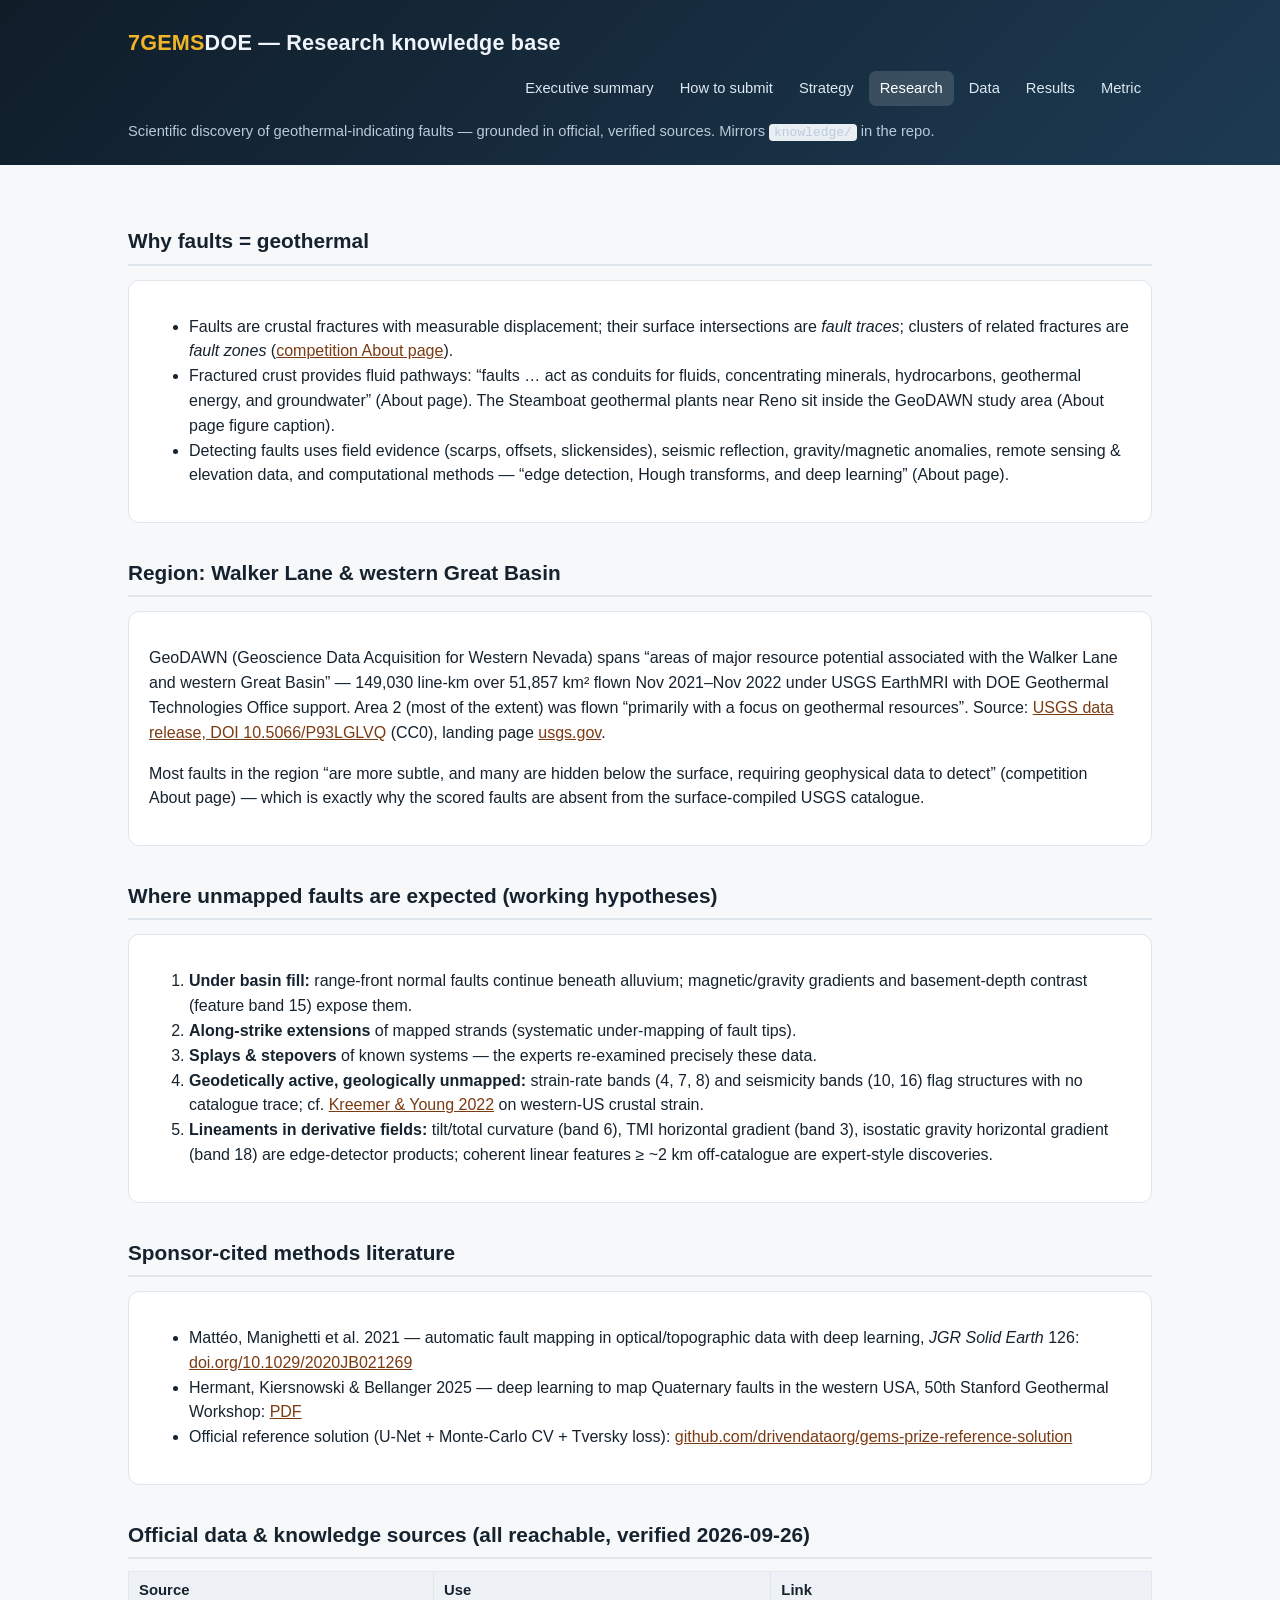
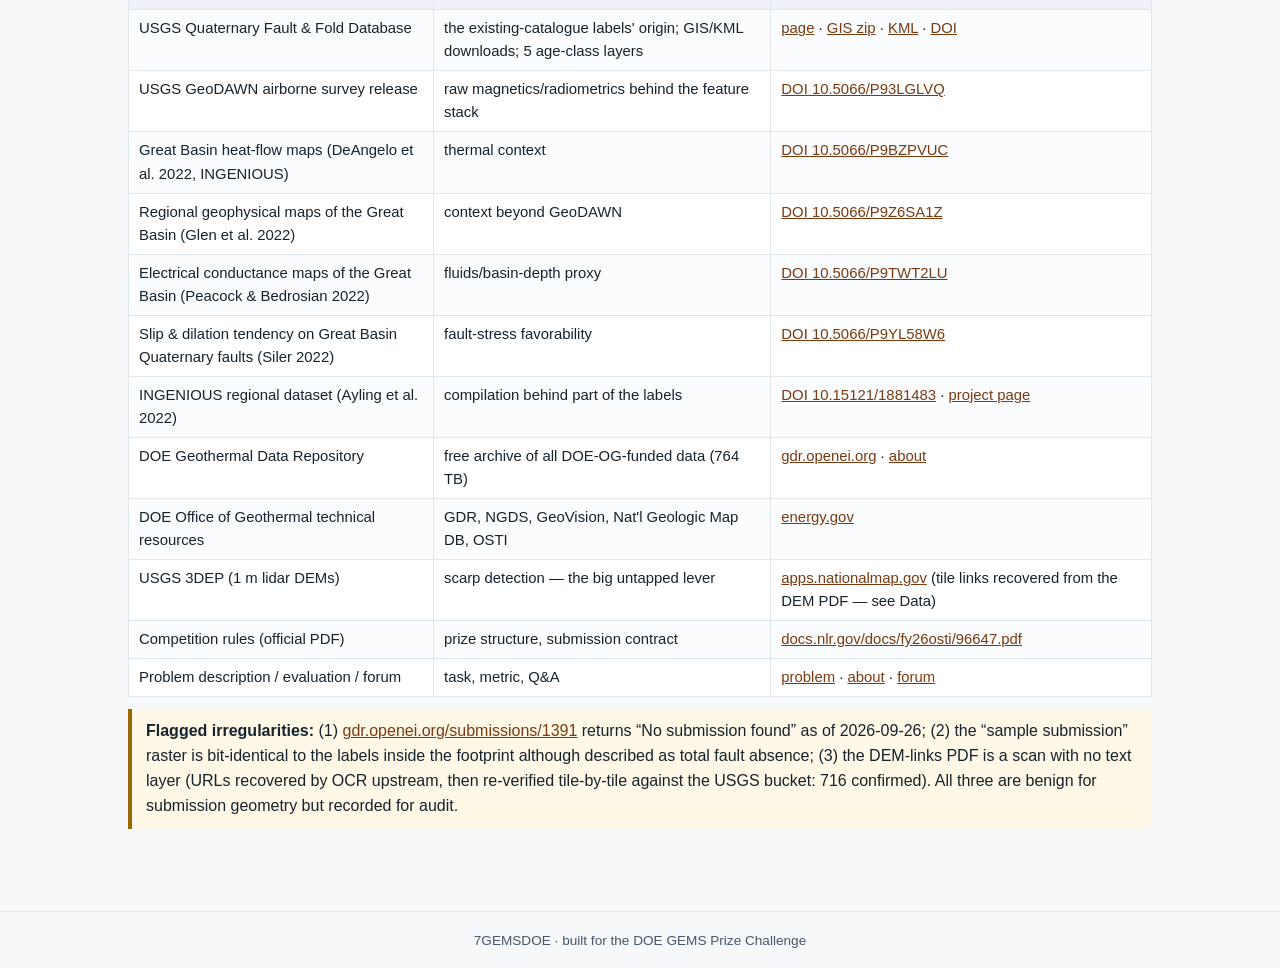
<file: docs/research.html>
<!DOCTYPE html>
<html lang="en">
<head>
<meta charset="utf-8">
<meta name="viewport" content="width=device-width, initial-scale=1">
<title>Research — 7GEMSDOE</title>
<link rel="stylesheet" href="assets/style.css">
</head>
<body>
<header class="site">
  <div class="wrap" style="max-width:1060px;margin:0 auto;padding:0 18px;">
    <h1><span class="gem">7GEMS</span>DOE — Research knowledge base</h1>
    <nav class="site">
      <a href="index.html">Executive summary</a>
      <a href="how-to-submit.html">How to submit</a>
      <a href="strategy.html">Strategy</a>
      <a class="active" href="research.html">Research</a>
      <a href="data.html">Data</a>
      <a href="results.html">Results</a>
      <a href="metric.html">Metric</a>
    </nav>
    <p class="tag">Scientific discovery of geothermal-indicating faults — grounded in official, verified sources. Mirrors <code>knowledge/</code> in the repo.</p>
  </div>
</header>
<main>

<h2>Why faults = geothermal</h2>
<div class="card">
  <ul>
    <li>Faults are crustal fractures with measurable displacement; their surface intersections are
        <em>fault traces</em>; clusters of related fractures are <em>fault zones</em>
        (<a href="https://www.drivendata.org/competitions/306/competition-doe-gems/page/968/">competition About page</a>).</li>
    <li>Fractured crust provides fluid pathways: “faults … act as conduits for fluids, concentrating
        minerals, hydrocarbons, geothermal energy, and groundwater” (About page). The Steamboat
        geothermal plants near Reno sit inside the GeoDAWN study area (About page figure caption).</li>
    <li>Detecting faults uses field evidence (scarps, offsets, slickensides), seismic reflection,
        gravity/magnetic anomalies, remote sensing &amp; elevation data, and computational methods —
        “edge detection, Hough transforms, and deep learning” (About page).</li>
  </ul>
</div>

<h2>Region: Walker Lane &amp; western Great Basin</h2>
<div class="card">
  <p>GeoDAWN (Geoscience Data Acquisition for Western Nevada) spans “areas of major resource potential
  associated with the Walker Lane and western Great Basin” — 149,030 line-km over 51,857 km² flown
  Nov 2021–Nov 2022 under USGS EarthMRI with DOE Geothermal Technologies Office support. Area 2 (most
  of the extent) was flown “primarily with a focus on geothermal resources”.
  Source: <a href="https://doi.org/10.5066/P93LGLVQ">USGS data release, DOI 10.5066/P93LGLVQ</a> (CC0),
  landing page <a href="https://www.usgs.gov/data/geodawn-airborne-magnetic-and-radiometric-surveys-northwestern-great-basin-nevada-and">usgs.gov</a>.</p>
  <p>Most faults in the region “are more subtle, and many are hidden below the surface, requiring
  geophysical data to detect” (competition About page) — which is exactly why the scored faults are
  absent from the surface-compiled USGS catalogue.</p>
</div>

<h2>Where unmapped faults are expected (working hypotheses)</h2>
<div class="card">
  <ol>
    <li><strong>Under basin fill:</strong> range-front normal faults continue beneath alluvium; magnetic/gravity
        gradients and basement-depth contrast (feature band 15) expose them.</li>
    <li><strong>Along-strike extensions</strong> of mapped strands (systematic under-mapping of fault tips).</li>
    <li><strong>Splays &amp; stepovers</strong> of known systems — the experts re-examined precisely these data.</li>
    <li><strong>Geodetically active, geologically unmapped:</strong> strain-rate bands (4, 7, 8) and seismicity bands
        (10, 16) flag structures with no catalogue trace; cf.
        <a href="https://doi.org/10.1785/0220220153">Kreemer &amp; Young 2022</a> on western-US crustal strain.</li>
    <li><strong>Lineaments in derivative fields:</strong> tilt/total curvature (band 6), TMI horizontal gradient
        (band 3), isostatic gravity horizontal gradient (band 18) are edge-detector products; coherent
        linear features ≥ ~2 km off-catalogue are expert-style discoveries.</li>
  </ol>
</div>

<h2>Sponsor-cited methods literature</h2>
<div class="card">
  <ul>
    <li>Mattéo, Manighetti et al. 2021 — automatic fault mapping in optical/topographic data with deep
        learning, <em>JGR Solid Earth</em> 126: <a href="https://doi.org/10.1029/2020JB021269">doi.org/10.1029/2020JB021269</a></li>
    <li>Hermant, Kiersnowski &amp; Bellanger 2025 — deep learning to map Quaternary faults in the western USA,
        50th Stanford Geothermal Workshop:
        <a href="https://pangea.stanford.edu/ERE/db/GeoConf/papers/SGW/2025/Hermant.pdf">PDF</a></li>
    <li>Official reference solution (U-Net + Monte-Carlo CV + Tversky loss):
        <a href="https://github.com/drivendataorg/gems-prize-reference-solution">github.com/drivendataorg/gems-prize-reference-solution</a></li>
  </ul>
</div>

<h2>Official data &amp; knowledge sources (all reachable, verified 2026-09-26)</h2>
<table>
  <tr><th>Source</th><th>Use</th><th>Link</th></tr>
  <tr><td>USGS Quaternary Fault &amp; Fold Database</td><td>the existing-catalogue labels' origin; GIS/KML downloads; 5 age-class layers</td>
      <td><a href="https://www.usgs.gov/programs/earthquake-hazards/faults">page</a> · <a href="https://earthquake.usgs.gov/static/lfs/nshm/qfaults/Qfaults_GIS.zip">GIS zip</a> · <a href="https://earthquake.usgs.gov/static/lfs/nshm/qfaults/qfaults.kmz">KML</a> · <a href="https://doi.org/10.5066/P9BCVRCK">DOI</a></td></tr>
  <tr><td>USGS GeoDAWN airborne survey release</td><td>raw magnetics/radiometrics behind the feature stack</td>
      <td><a href="https://doi.org/10.5066/P93LGLVQ">DOI 10.5066/P93LGLVQ</a></td></tr>
  <tr><td>Great Basin heat-flow maps (DeAngelo et al. 2022, INGENIOUS)</td><td>thermal context</td>
      <td><a href="https://doi.org/10.5066/P9BZPVUC">DOI 10.5066/P9BZPVUC</a></td></tr>
  <tr><td>Regional geophysical maps of the Great Basin (Glen et al. 2022)</td><td>context beyond GeoDAWN</td>
      <td><a href="https://doi.org/10.5066/P9Z6SA1Z">DOI 10.5066/P9Z6SA1Z</a></td></tr>
  <tr><td>Electrical conductance maps of the Great Basin (Peacock &amp; Bedrosian 2022)</td><td>fluids/basin-depth proxy</td>
      <td><a href="https://doi.org/10.5066/P9TWT2LU">DOI 10.5066/P9TWT2LU</a></td></tr>
  <tr><td>Slip &amp; dilation tendency on Great Basin Quaternary faults (Siler 2022)</td><td>fault-stress favorability</td>
      <td><a href="https://doi.org/10.5066/P9YL58W6">DOI 10.5066/P9YL58W6</a></td></tr>
  <tr><td>INGENIOUS regional dataset (Ayling et al. 2022)</td><td>compilation behind part of the labels</td>
      <td><a href="https://doi.org/10.15121/1881483">DOI 10.15121/1881483</a> · <a href="https://gbcge.org/current-projects/ingenious/">project page</a></td></tr>
  <tr><td>DOE Geothermal Data Repository</td><td>free archive of all DOE-OG-funded data (764 TB)</td>
      <td><a href="https://gdr.openei.org/">gdr.openei.org</a> · <a href="https://gdr.openei.org/about">about</a></td></tr>
  <tr><td>DOE Office of Geothermal technical resources</td><td>GDR, NGDS, GeoVision, Nat'l Geologic Map DB, OSTI</td>
      <td><a href="https://www.energy.gov/hgeo/geothermal/technical-resources">energy.gov</a></td></tr>
  <tr><td>USGS 3DEP (1 m lidar DEMs)</td><td>scarp detection — the big untapped lever</td>
      <td><a href="https://apps.nationalmap.gov/">apps.nationalmap.gov</a> (tile links recovered from the DEM PDF — see Data)</td></tr>
  <tr><td>Competition rules (official PDF)</td><td>prize structure, submission contract</td>
      <td><a href="https://docs.nlr.gov/docs/fy26osti/96647.pdf">docs.nlr.gov/docs/fy26osti/96647.pdf</a></td></tr>
  <tr><td>Problem description / evaluation / forum</td><td>task, metric, Q&amp;A</td>
      <td><a href="https://www.drivendata.org/competitions/306/competition-doe-gems/page/967/">problem</a> · <a href="https://www.drivendata.org/competitions/306/competition-doe-gems/page/968/">about</a> · <a href="https://community.drivendata.org/c/gems-prize-challenge/111">forum</a></td></tr>
</table>

<div class="note"><strong>Flagged irregularities:</strong>
(1) <a href="https://gdr.openei.org/submissions/1391">gdr.openei.org/submissions/1391</a> returns
“No submission found” as of 2026-09-26; (2) the “sample submission” raster is bit-identical to the
labels inside the footprint although described as total fault absence; (3) the DEM-links PDF is a
scan with no text layer (URLs recovered by OCR upstream, then re-verified tile-by-tile against the
USGS bucket: 716 confirmed). All three are benign for submission geometry but recorded for audit.</div>

</main>
<footer class="site">7GEMSDOE · built for the DOE GEMS Prize Challenge</footer>
</body>
</html>
</file>
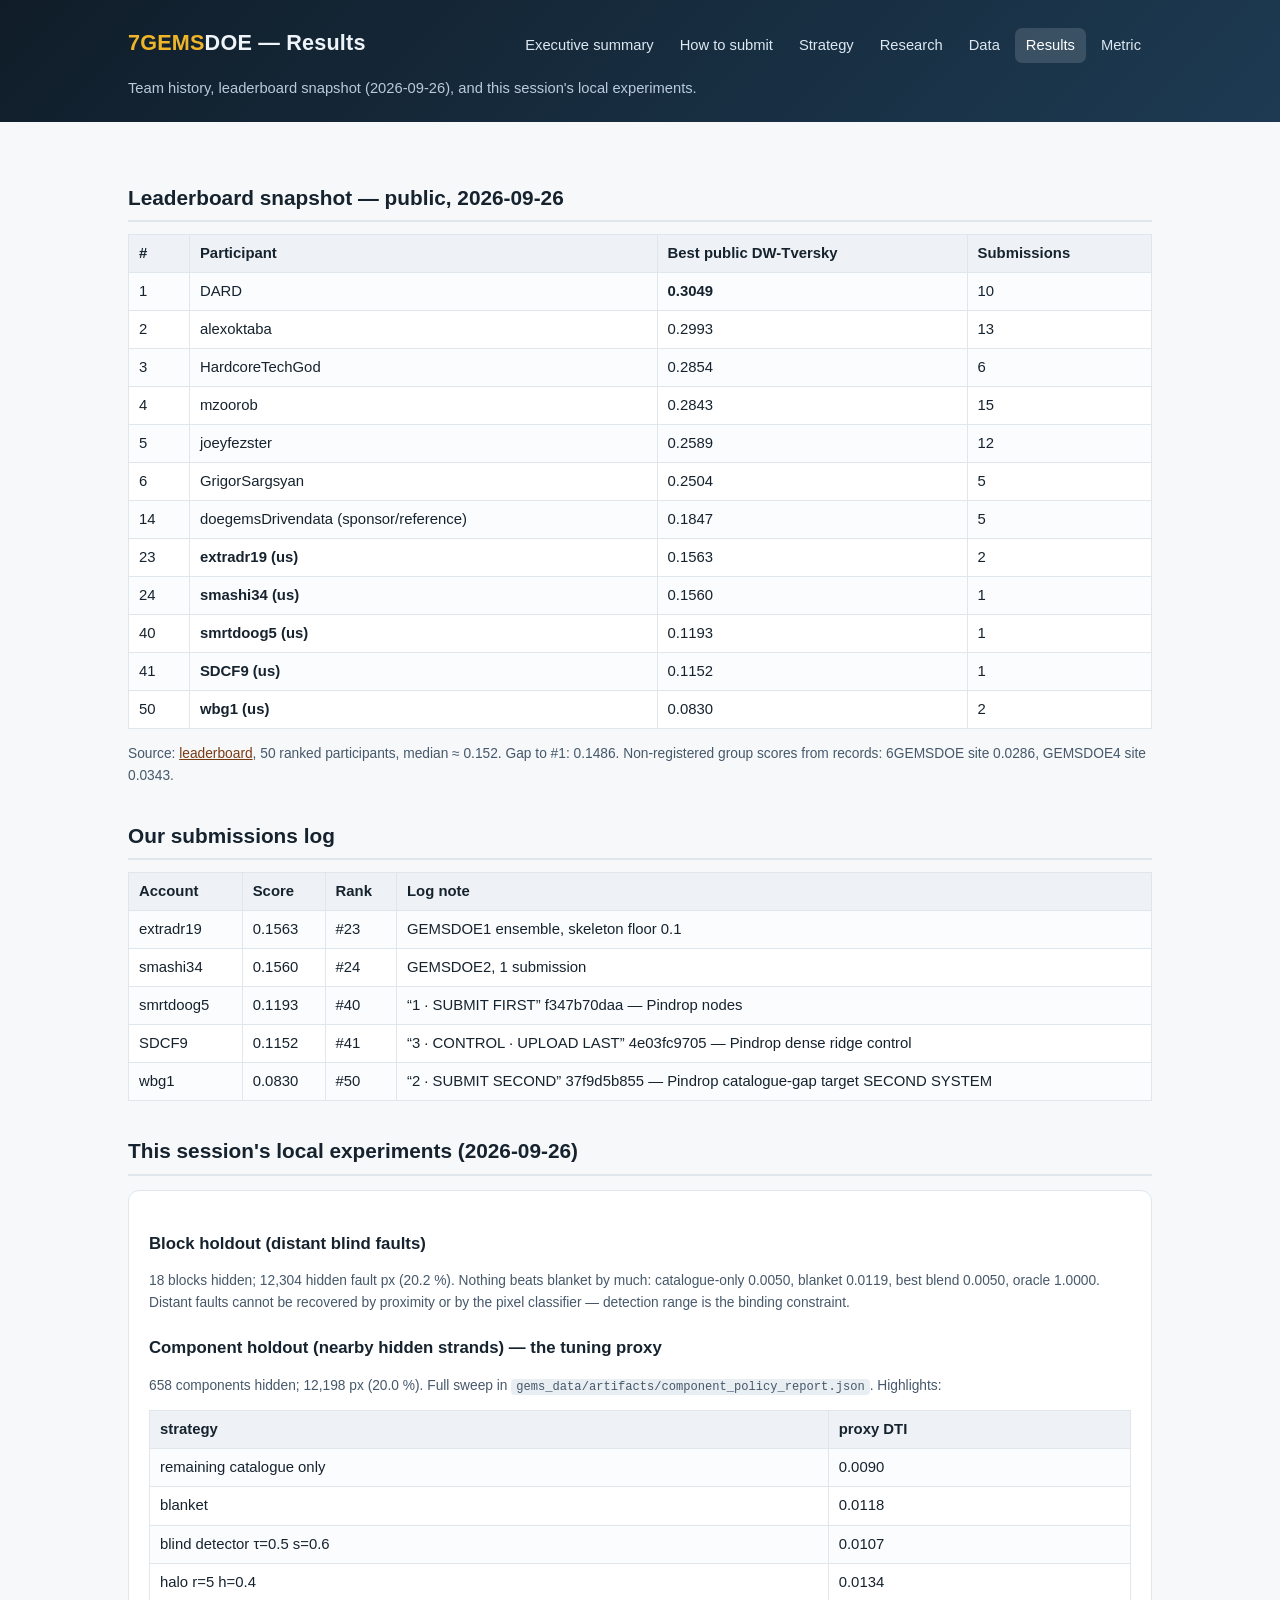
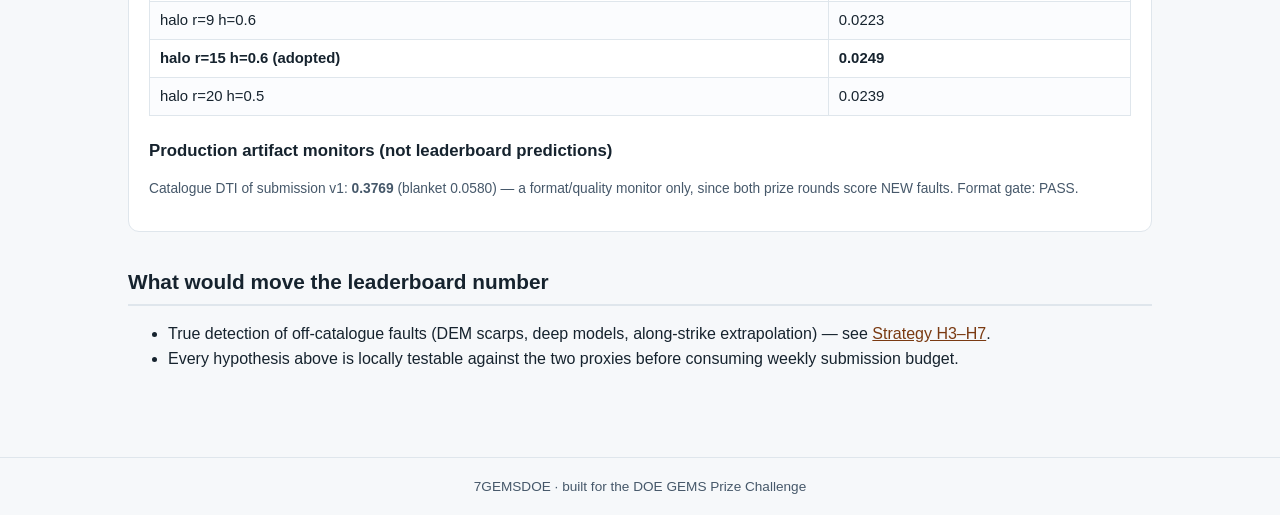
<file: docs/results.html>
<!DOCTYPE html>
<html lang="en">
<head>
<meta charset="utf-8">
<meta name="viewport" content="width=device-width, initial-scale=1">
<title>Results — 7GEMSDOE</title>
<link rel="stylesheet" href="assets/style.css">
</head>
<body>
<header class="site">
  <div class="wrap" style="max-width:1060px;margin:0 auto;padding:0 18px;">
    <h1><span class="gem">7GEMS</span>DOE — Results</h1>
    <nav class="site">
      <a href="index.html">Executive summary</a>
      <a href="how-to-submit.html">How to submit</a>
      <a href="strategy.html">Strategy</a>
      <a href="research.html">Research</a>
      <a href="data.html">Data</a>
      <a class="active" href="results.html">Results</a>
      <a href="metric.html">Metric</a>
    </nav>
    <p class="tag">Team history, leaderboard snapshot (2026-09-26), and this session's local experiments.</p>
  </div>
</header>
<main>

<h2>Leaderboard snapshot — public, 2026-09-26</h2>
<table>
  <tr><th>#</th><th>Participant</th><th>Best public DW-Tversky</th><th>Submissions</th></tr>
  <tr><td>1</td><td>DARD</td><td><strong>0.3049</strong></td><td>10</td></tr>
  <tr><td>2</td><td>alexoktaba</td><td>0.2993</td><td>13</td></tr>
  <tr><td>3</td><td>HardcoreTechGod</td><td>0.2854</td><td>6</td></tr>
  <tr><td>4</td><td>mzoorob</td><td>0.2843</td><td>15</td></tr>
  <tr><td>5</td><td>joeyfezster</td><td>0.2589</td><td>12</td></tr>
  <tr><td>6</td><td>GrigorSargsyan</td><td>0.2504</td><td>5</td></tr>
  <tr><td>14</td><td>doegemsDrivendata (sponsor/reference)</td><td>0.1847</td><td>5</td></tr>
  <tr><td>23</td><td><strong>extradr19 (us)</strong></td><td>0.1563</td><td>2</td></tr>
  <tr><td>24</td><td><strong>smashi34 (us)</strong></td><td>0.1560</td><td>1</td></tr>
  <tr><td>40</td><td><strong>smrtdoog5 (us)</strong></td><td>0.1193</td><td>1</td></tr>
  <tr><td>41</td><td><strong>SDCF9 (us)</strong></td><td>0.1152</td><td>1</td></tr>
  <tr><td>50</td><td><strong>wbg1 (us)</strong></td><td>0.0830</td><td>2</td></tr>
</table>
<p class="small">Source: <a href="https://www.drivendata.org/competitions/306/competition-doe-gems/leaderboard/">leaderboard</a>,
50 ranked participants, median ≈ 0.152. Gap to #1: 0.1486. Non-registered group scores from records:
6GEMSDOE site 0.0286, GEMSDOE4 site 0.0343.</p>

<h2>Our submissions log</h2>
<table>
  <tr><th>Account</th><th>Score</th><th>Rank</th><th>Log note</th></tr>
  <tr><td>extradr19</td><td>0.1563</td><td>#23</td><td>GEMSDOE1 ensemble, skeleton floor 0.1</td></tr>
  <tr><td>smashi34</td><td>0.1560</td><td>#24</td><td>GEMSDOE2, 1 submission</td></tr>
  <tr><td>smrtdoog5</td><td>0.1193</td><td>#40</td><td>“1 · SUBMIT FIRST” f347b70daa — Pindrop nodes</td></tr>
  <tr><td>SDCF9</td><td>0.1152</td><td>#41</td><td>“3 · CONTROL · UPLOAD LAST” 4e03fc9705 — Pindrop dense ridge control</td></tr>
  <tr><td>wbg1</td><td>0.0830</td><td>#50</td><td>“2 · SUBMIT SECOND” 37f9d5b855 — Pindrop catalogue-gap target SECOND SYSTEM</td></tr>
</table>

<h2>This session's local experiments (2026-09-26)</h2>
<div class="card">
  <h3>Block holdout (distant blind faults)</h3>
  <p class="small">18 blocks hidden; 12,304 hidden fault px (20.2 %). Nothing beats blanket by much:
  catalogue-only 0.0050, blanket 0.0119, best blend 0.0050, oracle 1.0000. Distant faults cannot be
  recovered by proximity or by the pixel classifier — detection range is the binding constraint.</p>
  <h3>Component holdout (nearby hidden strands) — the tuning proxy</h3>
  <p class="small">658 components hidden; 12,198 px (20.0 %). Full sweep in
  <code>gems_data/artifacts/component_policy_report.json</code>. Highlights:</p>
  <table>
    <tr><th>strategy</th><th>proxy DTI</th></tr>
    <tr><td>remaining catalogue only</td><td>0.0090</td></tr>
    <tr><td>blanket</td><td>0.0118</td></tr>
    <tr><td>blind detector τ=0.5 s=0.6</td><td>0.0107</td></tr>
    <tr><td>halo r=5 h=0.4</td><td>0.0134</td></tr>
    <tr><td>halo r=9 h=0.6</td><td>0.0223</td></tr>
    <tr><td><strong>halo r=15 h=0.6 (adopted)</strong></td><td><strong>0.0249</strong></td></tr>
    <tr><td>halo r=20 h=0.5</td><td>0.0239</td></tr>
  </table>
  <h3>Production artifact monitors (not leaderboard predictions)</h3>
  <p class="small">Catalogue DTI of submission v1: <strong>0.3769</strong> (blanket 0.0580) — a format/quality
  monitor only, since both prize rounds score NEW faults. Format gate: PASS.</p>
</div>

<h2>What would move the leaderboard number</h2>
<ul>
  <li>True detection of off-catalogue faults (DEM scarps, deep models, along-strike extrapolation) — see
      <a href="strategy.html">Strategy H3–H7</a>.</li>
  <li>Every hypothesis above is locally testable against the two proxies before consuming weekly
      submission budget.</li>
</ul>

</main>
<footer class="site">7GEMSDOE · built for the DOE GEMS Prize Challenge</footer>
</body>
</html>
</file>
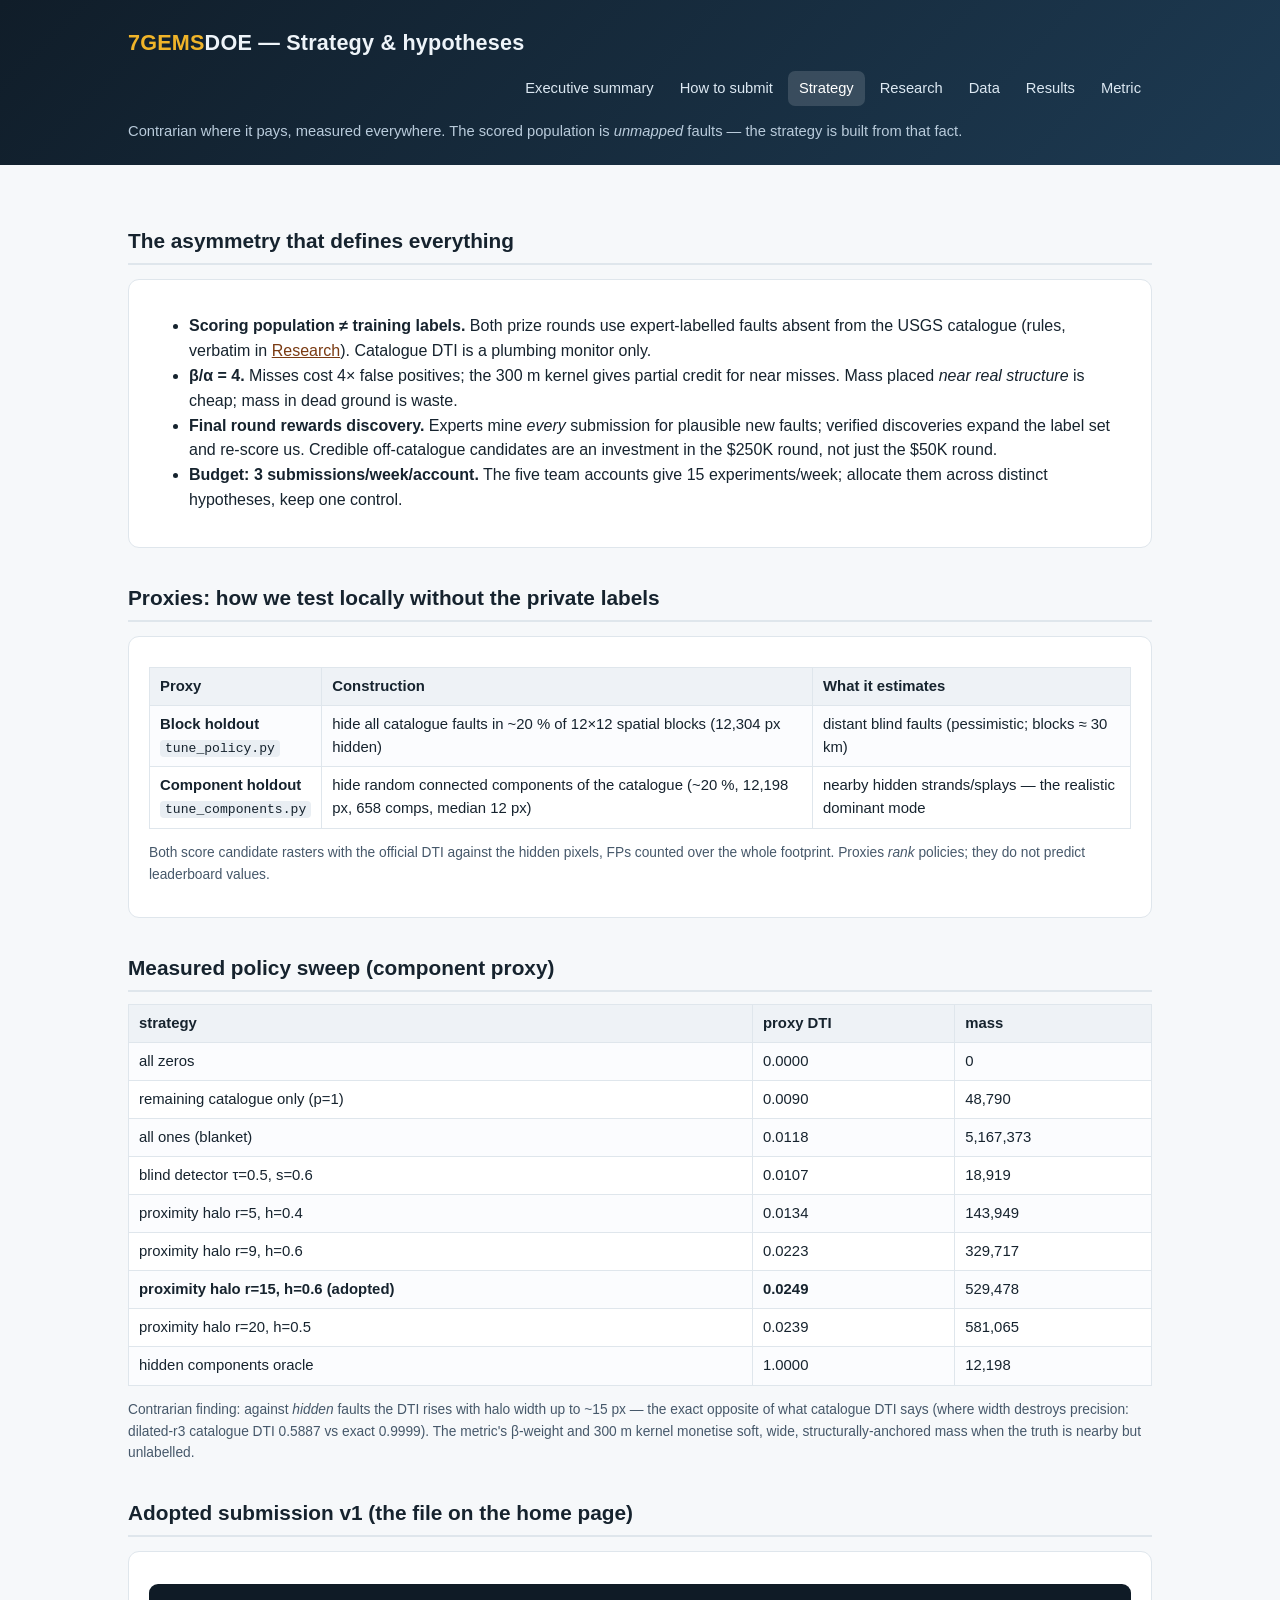
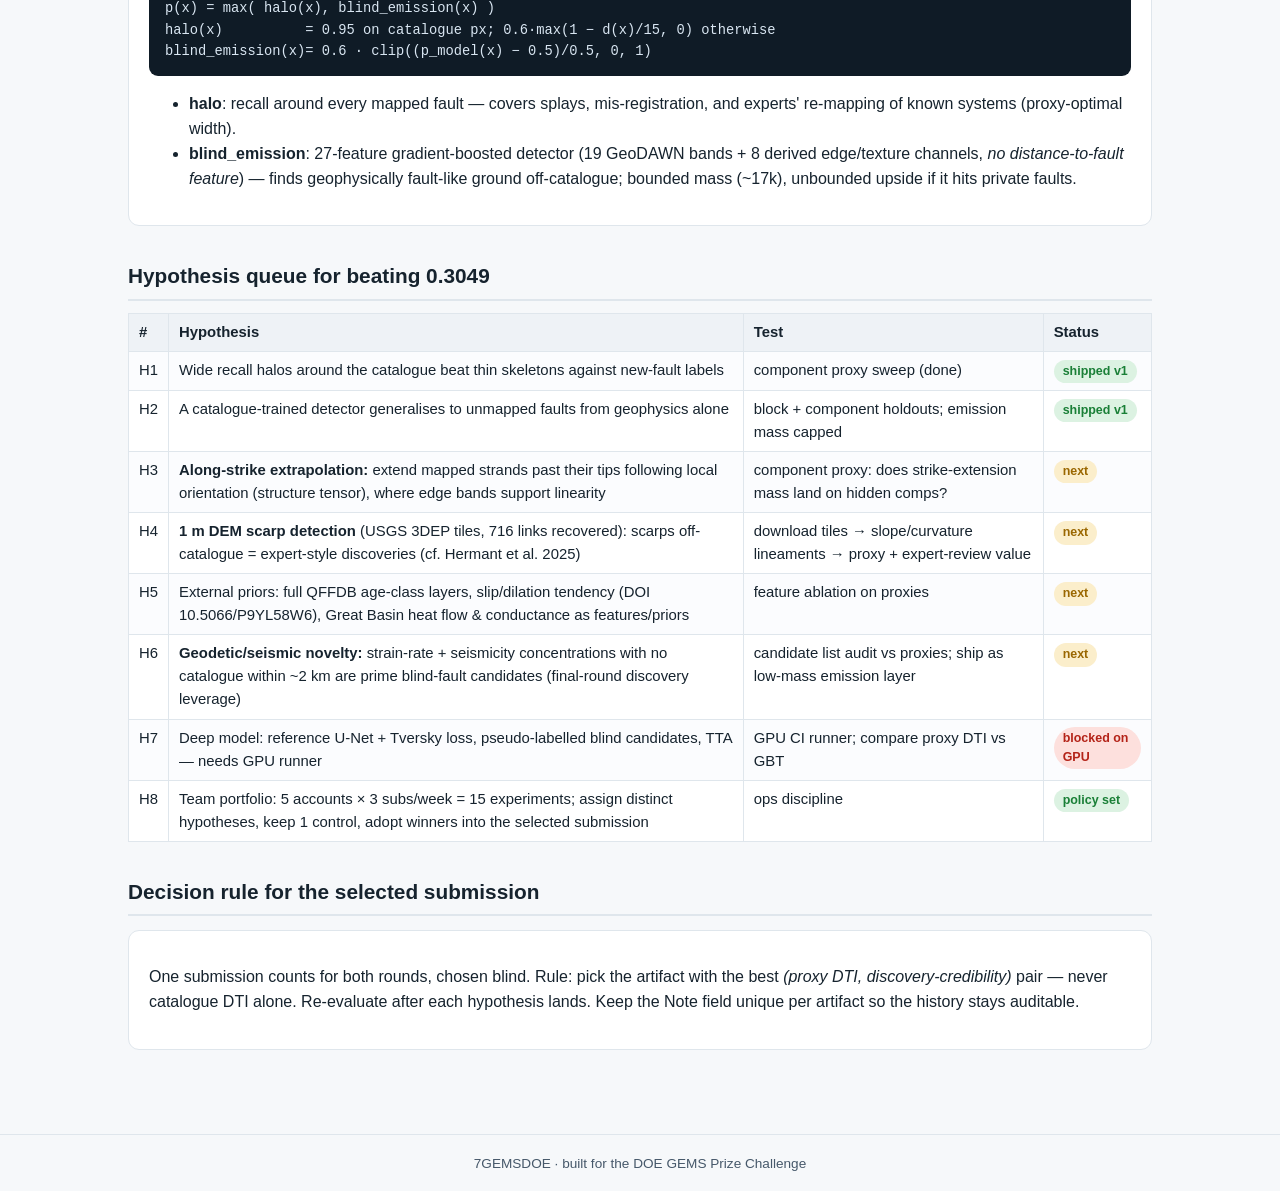
<file: docs/strategy.html>
<!DOCTYPE html>
<html lang="en">
<head>
<meta charset="utf-8">
<meta name="viewport" content="width=device-width, initial-scale=1">
<title>Strategy — 7GEMSDOE</title>
<link rel="stylesheet" href="assets/style.css">
</head>
<body>
<header class="site">
  <div class="wrap" style="max-width:1060px;margin:0 auto;padding:0 18px;">
    <h1><span class="gem">7GEMS</span>DOE — Strategy &amp; hypotheses</h1>
    <nav class="site">
      <a href="index.html">Executive summary</a>
      <a href="how-to-submit.html">How to submit</a>
      <a class="active" href="strategy.html">Strategy</a>
      <a href="research.html">Research</a>
      <a href="data.html">Data</a>
      <a href="results.html">Results</a>
      <a href="metric.html">Metric</a>
    </nav>
    <p class="tag">Contrarian where it pays, measured everywhere. The scored population is <em>unmapped</em> faults — the strategy is built from that fact.</p>
  </div>
</header>
<main>

<h2>The asymmetry that defines everything</h2>
<div class="card">
  <ul>
    <li><strong>Scoring population ≠ training labels.</strong> Both prize rounds use expert-labelled
        faults absent from the USGS catalogue (rules, verbatim in <a href="research.html">Research</a>).
        Catalogue DTI is a plumbing monitor only.</li>
    <li><strong>β/α = 4.</strong> Misses cost 4× false positives; the 300 m kernel gives partial credit
        for near misses. Mass placed <em>near real structure</em> is cheap; mass in dead ground is waste.</li>
    <li><strong>Final round rewards discovery.</strong> Experts mine <em>every</em> submission for plausible
        new faults; verified discoveries expand the label set and re-score us. Credible off-catalogue
        candidates are an investment in the $250K round, not just the $50K round.</li>
    <li><strong>Budget: 3 submissions/week/account.</strong> The five team accounts give 15 experiments/week;
        allocate them across distinct hypotheses, keep one control.</li>
  </ul>
</div>

<h2>Proxies: how we test locally without the private labels</h2>
<div class="card">
  <table>
    <tr><th>Proxy</th><th>Construction</th><th>What it estimates</th></tr>
    <tr><td><strong>Block holdout</strong><br><code>tune_policy.py</code></td>
        <td>hide all catalogue faults in ~20 % of 12×12 spatial blocks (12,304 px hidden)</td>
        <td>distant blind faults (pessimistic; blocks ≈ 30 km)</td></tr>
    <tr><td><strong>Component holdout</strong><br><code>tune_components.py</code></td>
        <td>hide random connected components of the catalogue (~20 %, 12,198 px, 658 comps, median 12 px)</td>
        <td>nearby hidden strands/splays — the realistic dominant mode</td></tr>
  </table>
  <p class="small">Both score candidate rasters with the official DTI against the hidden pixels, FPs counted
  over the whole footprint. Proxies <em>rank</em> policies; they do not predict leaderboard values.</p>
</div>

<h2>Measured policy sweep (component proxy)</h2>
<table>
  <tr><th>strategy</th><th>proxy DTI</th><th>mass</th></tr>
  <tr><td>all zeros</td><td>0.0000</td><td>0</td></tr>
  <tr><td>remaining catalogue only (p=1)</td><td>0.0090</td><td>48,790</td></tr>
  <tr><td>all ones (blanket)</td><td>0.0118</td><td>5,167,373</td></tr>
  <tr><td>blind detector τ=0.5, s=0.6</td><td>0.0107</td><td>18,919</td></tr>
  <tr><td>proximity halo r=5, h=0.4</td><td>0.0134</td><td>143,949</td></tr>
  <tr><td>proximity halo r=9, h=0.6</td><td>0.0223</td><td>329,717</td></tr>
  <tr><td><strong>proximity halo r=15, h=0.6 (adopted)</strong></td><td><strong>0.0249</strong></td><td>529,478</td></tr>
  <tr><td>proximity halo r=20, h=0.5</td><td>0.0239</td><td>581,065</td></tr>
  <tr><td>hidden components oracle</td><td>1.0000</td><td>12,198</td></tr>
</table>
<p class="small">Contrarian finding: against <em>hidden</em> faults the DTI rises with halo width up to
~15 px — the exact opposite of what catalogue DTI says (where width destroys precision: dilated-r3
catalogue DTI 0.5887 vs exact 0.9999). The metric's β-weight and 300 m kernel monetise soft, wide,
structurally-anchored mass when the truth is nearby but unlabelled.</p>

<h2>Adopted submission v1 (the file on the home page)</h2>
<div class="card">
  <pre>p(x) = max( halo(x), blind_emission(x) )
halo(x)          = 0.95 on catalogue px; 0.6·max(1 − d(x)/15, 0) otherwise
blind_emission(x)= 0.6 · clip((p_model(x) − 0.5)/0.5, 0, 1)</pre>
  <ul>
    <li><strong>halo</strong>: recall around every mapped fault — covers splays, mis-registration, and
        experts' re-mapping of known systems (proxy-optimal width).</li>
    <li><strong>blind_emission</strong>: 27-feature gradient-boosted detector (19 GeoDAWN bands + 8 derived
        edge/texture channels, <em>no distance-to-fault feature</em>) — finds geophysically fault-like
        ground off-catalogue; bounded mass (~17k), unbounded upside if it hits private faults.</li>
  </ul>
</div>

<h2>Hypothesis queue for beating 0.3049</h2>
<table>
  <tr><th>#</th><th>Hypothesis</th><th>Test</th><th>Status</th></tr>
  <tr><td>H1</td><td>Wide recall halos around the catalogue beat thin skeletons against new-fault labels</td>
      <td>component proxy sweep (done)</td><td><span class="pill ok">shipped v1</span></td></tr>
  <tr><td>H2</td><td>A catalogue-trained detector generalises to unmapped faults from geophysics alone</td>
      <td>block + component holdouts; emission mass capped</td><td><span class="pill ok">shipped v1</span></td></tr>
  <tr><td>H3</td><td><strong>Along-strike extrapolation:</strong> extend mapped strands past their tips following local orientation (structure tensor), where edge bands support linearity</td>
      <td>component proxy: does strike-extension mass land on hidden comps?</td><td><span class="pill warn">next</span></td></tr>
  <tr><td>H4</td><td><strong>1 m DEM scarp detection</strong> (USGS 3DEP tiles, 716 links recovered): scarps off-catalogue = expert-style discoveries (cf. Hermant et al. 2025)</td>
      <td>download tiles → slope/curvature lineaments → proxy + expert-review value</td><td><span class="pill warn">next</span></td></tr>
  <tr><td>H5</td><td>External priors: full QFFDB age-class layers, slip/dilation tendency (DOI 10.5066/P9YL58W6), Great Basin heat flow &amp; conductance as features/priors</td>
      <td>feature ablation on proxies</td><td><span class="pill warn">next</span></td></tr>
  <tr><td>H6</td><td><strong>Geodetic/seismic novelty:</strong> strain-rate + seismicity concentrations with no catalogue within ~2 km are prime blind-fault candidates (final-round discovery leverage)</td>
      <td>candidate list audit vs proxies; ship as low-mass emission layer</td><td><span class="pill warn">next</span></td></tr>
  <tr><td>H7</td><td>Deep model: reference U-Net + Tversky loss, pseudo-labelled blind candidates, TTA — needs GPU runner</td>
      <td>GPU CI runner; compare proxy DTI vs GBT</td><td><span class="pill bad">blocked on GPU</span></td></tr>
  <tr><td>H8</td><td>Team portfolio: 5 accounts × 3 subs/week = 15 experiments; assign distinct hypotheses, keep 1 control, adopt winners into the selected submission</td>
      <td>ops discipline</td><td><span class="pill ok">policy set</span></td></tr>
</table>

<h2>Decision rule for the selected submission</h2>
<div class="card">
  <p>One submission counts for both rounds, chosen blind. Rule: pick the artifact with the best
  <em>(proxy DTI, discovery-credibility)</em> pair — never catalogue DTI alone. Re-evaluate after each
  hypothesis lands. Keep the Note field unique per artifact so the history stays auditable.</p>
</div>

</main>
<footer class="site">7GEMSDOE · built for the DOE GEMS Prize Challenge</footer>
</body>
</html>
</file>
<file: assets/style.css>
:root {
  --ink: #16232e;
  --ink-soft: #46586a;
  --bg: #f6f8fa;
  --card: #ffffff;
  --line: #dfe6ec;
  --accent: #b3541e;
  --accent-ink: #7a3a12;
  --ok: #1a7f37;
  --warn: #9a6700;
  --bad: #b42318;
  --code-bg: #0f1b26;
}
* { box-sizing: border-box; }
body {
  margin: 0; background: var(--bg); color: var(--ink);
  font: 16px/1.55 -apple-system, "Segoe UI", Roboto, Helvetica, Arial, sans-serif;
}
header.site {
  background: linear-gradient(135deg, #101d29 0%, #1d3a52 100%);
  color: #eef4f9; padding: 26px 0 22px;
}
header.site .wrap { display: flex; flex-wrap: wrap; align-items: baseline; gap: 12px 22px; }
header.site h1 { font-size: 1.35rem; margin: 0; letter-spacing: .2px; }
header.site h1 .gem { color: #f0b429; }
header.site p.tag { margin: 2px 0 0; color: #b9cbdb; font-size: .92rem; width: 100%; }
nav.site { margin-left: auto; display: flex; flex-wrap: wrap; gap: 4px; }
nav.site a {
  color: #dce8f2; text-decoration: none; padding: 6px 11px; border-radius: 7px;
  font-size: .92rem;
}
nav.site a:hover, nav.site a.active { background: rgba(255,255,255,.14); color: #fff; }
main { max-width: 1060px; margin: 0 auto; padding: 26px 18px 70px; }
h2 { margin: 34px 0 10px; font-size: 1.3rem; border-bottom: 2px solid var(--line); padding-bottom: 6px; }
h3 { margin: 22px 0 8px; font-size: 1.05rem; }
a { color: var(--accent-ink); }
code, pre { font-family: ui-monospace, SFMono-Regular, Menlo, Consolas, monospace; }
code { background: #e9eef3; padding: 1px 5px; border-radius: 4px; font-size: .88em; }
pre { background: var(--code-bg); color: #d9e6f2; padding: 14px 16px; border-radius: 9px; overflow-x: auto; font-size: .86rem; }
table { border-collapse: collapse; width: 100%; margin: 12px 0; background: var(--card); font-size: .93rem; }
th, td { border: 1px solid var(--line); padding: 7px 10px; text-align: left; vertical-align: top; }
th { background: #eef2f6; }
tr:nth-child(even) td { background: #fbfcfe; }
.card { background: var(--card); border: 1px solid var(--line); border-radius: 11px; padding: 18px 20px; margin: 14px 0; }
.pill { display: inline-block; padding: 2px 9px; border-radius: 999px; font-size: .78rem; font-weight: 600; }
.pill.ok { background: #dcf2e2; color: var(--ok); }
.pill.warn { background: #fbeecb; color: var(--warn); }
.pill.bad { background: #fde0dd; color: var(--bad); }
.hero {
  background: var(--card); border: 2px solid var(--accent);
  border-radius: 13px; padding: 22px 24px; margin: 18px 0;
}
.hero h2 { border: none; margin: 0 0 6px; }
.btn {
  display: inline-block; background: var(--accent); color: #fff !important;
  text-decoration: none; font-weight: 700; padding: 13px 26px; border-radius: 10px;
  font-size: 1.05rem; margin: 10px 14px 4px 0;
}
.btn:hover { background: var(--accent-ink); }
.btn.secondary { background: #2f5d83; }
.small { font-size: .86rem; color: var(--ink-soft); }
.kv { display: grid; grid-template-columns: max-content 1fr; gap: 3px 16px; margin: 8px 0; }
.kv dt { font-weight: 600; color: var(--ink-soft); }
.kv dd { margin: 0; }
.note { border-left: 4px solid var(--warn); background: #fff8e6; padding: 10px 14px; border-radius: 0 8px 8px 0; margin: 12px 0; }
.ok-box { border-left: 4px solid var(--ok); background: #eefaf1; padding: 10px 14px; border-radius: 0 8px 8px 0; margin: 12px 0; }
.grid2 { display: grid; grid-template-columns: 1fr 1fr; gap: 14px; }
@media (max-width: 760px) { .grid2 { grid-template-columns: 1fr; } nav.site { margin-left: 0; } }
footer.site { border-top: 1px solid var(--line); padding: 18px; text-align: center; color: var(--ink-soft); font-size: .85rem; }
.wrap { max-width: 1120px; margin: auto; padding: 0 20px; }
header.site .small { color: #b9cbdb; font-weight: 400; }
nav.site [aria-current=page] { background: rgba(255,255,255,.14); }
.eyebrow { font-size: .77rem; font-weight: 750; letter-spacing: .09em; color: var(--accent-ink); }
.filename { overflow-wrap: anywhere; font-family: ui-monospace, monospace; }
.table-scroll { overflow-x: auto; }
.table-scroll table { min-width: 560px; }
code, td, dd { overflow-wrap: anywhere; }
.note-text { display: inline-block; padding: 9px; max-width: 100%; }
button { border: 1px solid var(--line); border-radius: 7px; padding: 9px 13px; cursor: pointer; background: #eef2f6; color: var(--ink); }
button:focus-visible, a:focus-visible, summary:focus-visible { outline: 3px solid #dca321; outline-offset: 4px; }
details { margin-top: 16px; } summary { cursor: pointer; font-weight: 600; }
.steps li { margin: 12px 0; }
.skip { position:absolute; top:-60px; background:white; padding:10px; z-index:10; }
.skip:focus { top:0; }
.download-status { font-size: .85rem; color: var(--ink-soft); }
@media(max-width:600px) { .hero { padding:18px; } .btn { display:block; text-align:center; margin-right:0; } .kv { grid-template-columns: 1fr; } }

/* session 8: one-click generator + pre-upload checker feedback */
.download-status.good { color: #1c6b3a; font-weight: 600; }
.download-status.bad { color: #a3231d; font-weight: 600; }
#validate-file { display: block; margin: 10px 0; font: inherit; }
#validate-report h3 { margin: 12px 0 6px; }
#validate-report ul { margin: 0 0 8px 18px; }
#generate-tif { font-size: 1.02rem; }
</file>
<file: docs/assets/style.css>
:root {
  --ink: #16232e;
  --ink-soft: #46586a;
  --bg: #f6f8fa;
  --card: #ffffff;
  --line: #dfe6ec;
  --accent: #b3541e;
  --accent-ink: #7a3a12;
  --ok: #1a7f37;
  --warn: #9a6700;
  --bad: #b42318;
  --code-bg: #0f1b26;
}
* { box-sizing: border-box; }
body {
  margin: 0; background: var(--bg); color: var(--ink);
  font: 16px/1.55 -apple-system, "Segoe UI", Roboto, Helvetica, Arial, sans-serif;
}
header.site {
  background: linear-gradient(135deg, #101d29 0%, #1d3a52 100%);
  color: #eef4f9; padding: 26px 0 22px;
}
header.site .wrap { display: flex; flex-wrap: wrap; align-items: baseline; gap: 12px 22px; }
header.site h1 { font-size: 1.35rem; margin: 0; letter-spacing: .2px; }
header.site h1 .gem { color: #f0b429; }
header.site p.tag { margin: 2px 0 0; color: #b9cbdb; font-size: .92rem; width: 100%; }
nav.site { margin-left: auto; display: flex; flex-wrap: wrap; gap: 4px; }
nav.site a {
  color: #dce8f2; text-decoration: none; padding: 6px 11px; border-radius: 7px;
  font-size: .92rem;
}
nav.site a:hover, nav.site a.active { background: rgba(255,255,255,.14); color: #fff; }
main { max-width: 1060px; margin: 0 auto; padding: 26px 18px 70px; }
h2 { margin: 34px 0 10px; font-size: 1.3rem; border-bottom: 2px solid var(--line); padding-bottom: 6px; }
h3 { margin: 22px 0 8px; font-size: 1.05rem; }
a { color: var(--accent-ink); }
code, pre { font-family: ui-monospace, SFMono-Regular, Menlo, Consolas, monospace; }
code { background: #e9eef3; padding: 1px 5px; border-radius: 4px; font-size: .88em; }
pre { background: var(--code-bg); color: #d9e6f2; padding: 14px 16px; border-radius: 9px; overflow-x: auto; font-size: .86rem; }
table { border-collapse: collapse; width: 100%; margin: 12px 0; background: var(--card); font-size: .93rem; }
th, td { border: 1px solid var(--line); padding: 7px 10px; text-align: left; vertical-align: top; }
th { background: #eef2f6; }
tr:nth-child(even) td { background: #fbfcfe; }
.card { background: var(--card); border: 1px solid var(--line); border-radius: 11px; padding: 18px 20px; margin: 14px 0; }
.pill { display: inline-block; padding: 2px 9px; border-radius: 999px; font-size: .78rem; font-weight: 600; }
.pill.ok { background: #dcf2e2; color: var(--ok); }
.pill.warn { background: #fbeecb; color: var(--warn); }
.pill.bad { background: #fde0dd; color: var(--bad); }
.hero {
  background: var(--card); border: 2px solid var(--accent);
  border-radius: 13px; padding: 22px 24px; margin: 18px 0;
}
.hero h2 { border: none; margin: 0 0 6px; }
.btn {
  display: inline-block; background: var(--accent); color: #fff !important;
  text-decoration: none; font-weight: 700; padding: 13px 26px; border-radius: 10px;
  font-size: 1.05rem; margin: 10px 14px 4px 0;
}
.btn:hover { background: var(--accent-ink); }
.btn.secondary { background: #2f5d83; }
.small { font-size: .86rem; color: var(--ink-soft); }
.kv { display: grid; grid-template-columns: max-content 1fr; gap: 3px 16px; margin: 8px 0; }
.kv dt { font-weight: 600; color: var(--ink-soft); }
.kv dd { margin: 0; }
.note { border-left: 4px solid var(--warn); background: #fff8e6; padding: 10px 14px; border-radius: 0 8px 8px 0; margin: 12px 0; }
.ok-box { border-left: 4px solid var(--ok); background: #eefaf1; padding: 10px 14px; border-radius: 0 8px 8px 0; margin: 12px 0; }
.grid2 { display: grid; grid-template-columns: 1fr 1fr; gap: 14px; }
@media (max-width: 760px) { .grid2 { grid-template-columns: 1fr; } nav.site { margin-left: 0; } }
footer.site { border-top: 1px solid var(--line); padding: 18px; text-align: center; color: var(--ink-soft); font-size: .85rem; }
</file>
